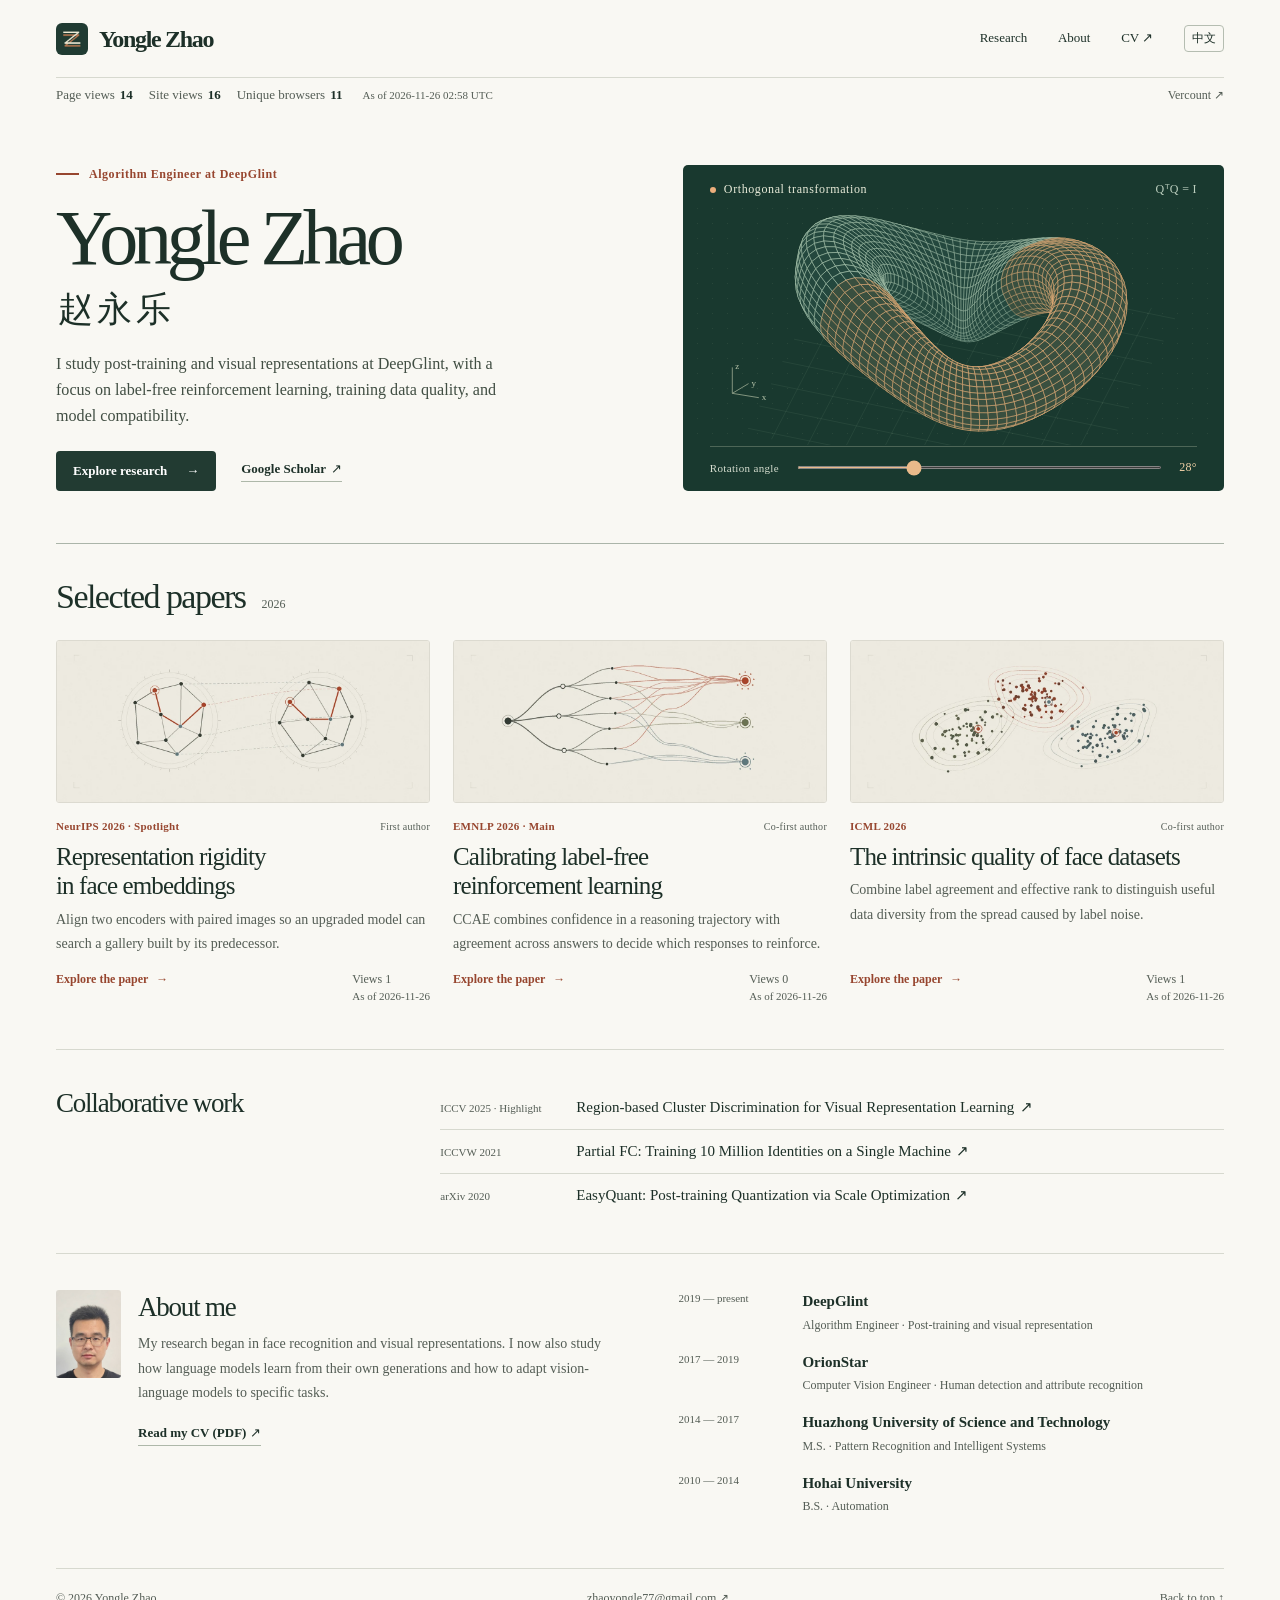
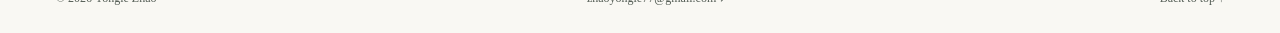
<file: index.html>
<!doctype html>
<html lang="en"><head><meta charset="utf-8"><meta name="viewport" content="width=device-width, initial-scale=1">
<title>Yongle Zhao · Research</title><meta name="description" content="I study post-training and visual representations at DeepGlint, with a focus on label-free reinforcement learning, training data quality, and model compatibility.">
<meta name="theme-color" content="#f9f8f3"><link rel="alternate" hreflang="zh" href="zh/index.html">
<link rel="icon" href="assets/site/mark.png"><link rel="stylesheet" href="assets/site/style.css?v=2">

<script defer src="assets/site/site.js"></script>
<script defer src="assets/site/analytics.js?v=2"></script>

</head><body id="top"><a class="skip" href="#main">Skip to content</a>
<header class="wrap mast"><a class="brand" href="index.html" aria-label="Yongle Zhao · Home"><img src="assets/site/mark.png" width="32" height="32" alt=""><span>Yongle Zhao</span></a>
<nav aria-label="Main navigation"><a class="" href="research/index.html">Research</a><a class="" href="index.html#about">About</a><a class="nav-cv" href="assets/site/yongle-zhao-cv-en.pdf">CV <span aria-hidden="true">↗</span></a><a class="lang" data-language-switch href="zh/index.html" hreflang="zh" lang="zh" aria-label="切换至中文">中文</a></nav></header>
<section class="wrap visit-stats" id="visits" data-site-stats data-count-path="/" aria-label="Visitor statistics">
<dl data-stat-values><div><dt>Page views</dt><dd data-count="page_pv">14</dd></div><div><dt>Site views</dt><dd data-count="site_pv">16</dd></div><div><dt>Unique browsers</dt><dd data-count="site_uv">11</dd></div></dl><time data-as-of datetime="2026-11-26T02:58:16Z">As of 2026-11-26 02:58 UTC</time>
<a href="https://www.vercount.one/" target="_blank" rel="noopener noreferrer">Vercount ↗</a></section>
<main class="wrap" id="main"><section class="hero"><div class="hero-text">
<p class="affil"><span></span>Algorithm Engineer at DeepGlint</p>
<h1>Yongle Zhao<span lang="zh-CN">赵永乐</span></h1>
<p class="hero-bio">I study post-training and visual representations at DeepGlint, with a focus on label-free reinforcement learning, training data quality, and model compatibility.</p><div class="hero-actions"><a class="button" href="research/index.html">Explore research <span aria-hidden="true">→</span></a><a class="text-link" href="https://scholar.google.com/citations?user=kGd051gAAAAJ" target="_blank" rel="noopener">Google Scholar <span class="arr" aria-hidden="true">↗</span></a></div></div>
<figure class="geo-plate" data-geometry>
<div class="plate-head"><span class="plate-label"><i></i>Orthogonal transformation</span><span class="plate-math" aria-hidden="true">QᵀQ = I</span></div>
<div class="geo-field" role="img" aria-label="A three-dimensional surface rotates about an axis, preserving distances between its points."><img class="geo-still" src="assets/site/geometry.webp" alt="Rotating the surface preserves distances between its points."><canvas class="geo-canvas" hidden aria-hidden="true"></canvas></div>
<figcaption class="plate-foot"><label for="rotation">Rotation angle</label><input id="rotation" type="range" min="0" max="90" value="28" aria-label="Rotation angle" disabled><output for="rotation">28°</output></figcaption></figure></section>
<section class="selected" id="research"><div class="section-head"><h2>Selected papers</h2><span class="section-year">2026</span></div><div class="card-grid"><a class="paper-card" href="research/neurips/index.html">
<div class="thumb"><img src="assets/art/rigidity.webp" width="1200" height="520" alt="Illustration of matched points in two rotated coordinate systems"></div>
<div class="card-copy"><div class="paper-meta"><span>NeurIPS 2026 · Spotlight</span><span>First author</span></div><h3>Representation rigidity in face embeddings</h3>
<p>Align two encoders with paired images so an upgraded model can search a gallery built by its predecessor.</p><div class="card-end"><span class="card-link">Explore the paper <span aria-hidden="true">→</span></span>
<span class="card-views" data-views-for="/research/neurips/">Views <span data-view-total>1</span> <time data-as-of datetime="2026-11-26T02:58:16Z">As of 2026-11-26</time></span></div></div></a><a class="paper-card" href="research/emnlp/index.html">
<div class="thumb"><img src="assets/art/cca.webp" width="1200" height="520" alt="Illustration of reasoning paths converging on different answers"></div>
<div class="card-copy"><div class="paper-meta"><span>EMNLP 2026 · Main</span><span>Co-first author</span></div><h3>Calibrating label-free reinforcement learning</h3>
<p>CCAE combines confidence in a reasoning trajectory with agreement across answers to decide which responses to reinforce.</p><div class="card-end"><span class="card-link">Explore the paper <span aria-hidden="true">→</span></span>
<span class="card-views" data-views-for="/research/emnlp/">Views <span data-view-total>0</span> <time data-as-of datetime="2026-11-26T02:58:16Z">As of 2026-11-26</time></span></div></div></a><a class="paper-card" href="research/icml/index.html">
<div class="thumb"><img src="assets/art/iq.webp" width="1200" height="520" alt="Illustration of clustered samples with a few inconsistent labels"></div>
<div class="card-copy"><div class="paper-meta"><span>ICML 2026</span><span>Co-first author</span></div><h3>The intrinsic quality of face datasets</h3>
<p>Combine label agreement and effective rank to distinguish useful data diversity from the spread caused by label noise.</p><div class="card-end"><span class="card-link">Explore the paper <span aria-hidden="true">→</span></span>
<span class="card-views" data-views-for="/research/icml/">Views <span data-view-total>1</span> <time data-as-of datetime="2026-11-26T02:58:16Z">As of 2026-11-26</time></span></div></div></a></div></section>
<section class="collabs"><h2>Collaborative work</h2><ul><li><span>ICCV 2025 · Highlight</span><a class="" href="https://arxiv.org/abs/2507.20025" target="_blank" rel="noopener">Region-based Cluster Discrimination for Visual Representation Learning <span class="arr" aria-hidden="true">↗</span></a></li><li><span>ICCVW 2021</span><a class="" href="https://arxiv.org/abs/2010.05222" target="_blank" rel="noopener">Partial FC: Training 10 Million Identities on a Single Machine <span class="arr" aria-hidden="true">↗</span></a></li><li><span>arXiv 2020</span><a class="" href="https://arxiv.org/abs/2006.16669" target="_blank" rel="noopener">EasyQuant: Post-training Quantization via Scale Optimization <span class="arr" aria-hidden="true">↗</span></a></li></ul></section><section class="about" id="about"><div class="about-bio"><img src="assets/site/yongle-zhao.jpg" width="82" height="103" loading="lazy" alt="Yongle Zhao">
<div><h2>About me</h2><p>My research began in face recognition and visual representations. I now also study how language models learn from their own generations and how to adapt vision-language models to specific tasks.</p>
<a class="text-link" href="assets/site/yongle-zhao-cv-en.pdf">Read my CV (PDF) ↗</a></div></div><ul class="timeline"><li><span class="date">2019 — present</span><div><h3>DeepGlint</h3><p>Algorithm Engineer · Post-training and visual representation</p></div></li><li><span class="date">2017 — 2019</span><div><h3>OrionStar</h3><p>Computer Vision Engineer · Human detection and attribute recognition</p></div></li><li><span class="date">2014 — 2017</span><div><h3>Huazhong University of Science and Technology</h3><p>M.S. · Pattern Recognition and Intelligent Systems</p></div></li><li><span class="date">2010 — 2014</span><div><h3>Hohai University</h3><p>B.S. · Automation</p></div></li></ul></section></main>
<footer class="wrap footer"><span>© 2026 Yongle Zhao</span><a href="mailto:zhaoyongle77@gmail.com">zhaoyongle77@gmail.com <span aria-hidden="true">↗</span></a><a href="#top">Back to top ↑</a></footer>
</body></html>
</file>
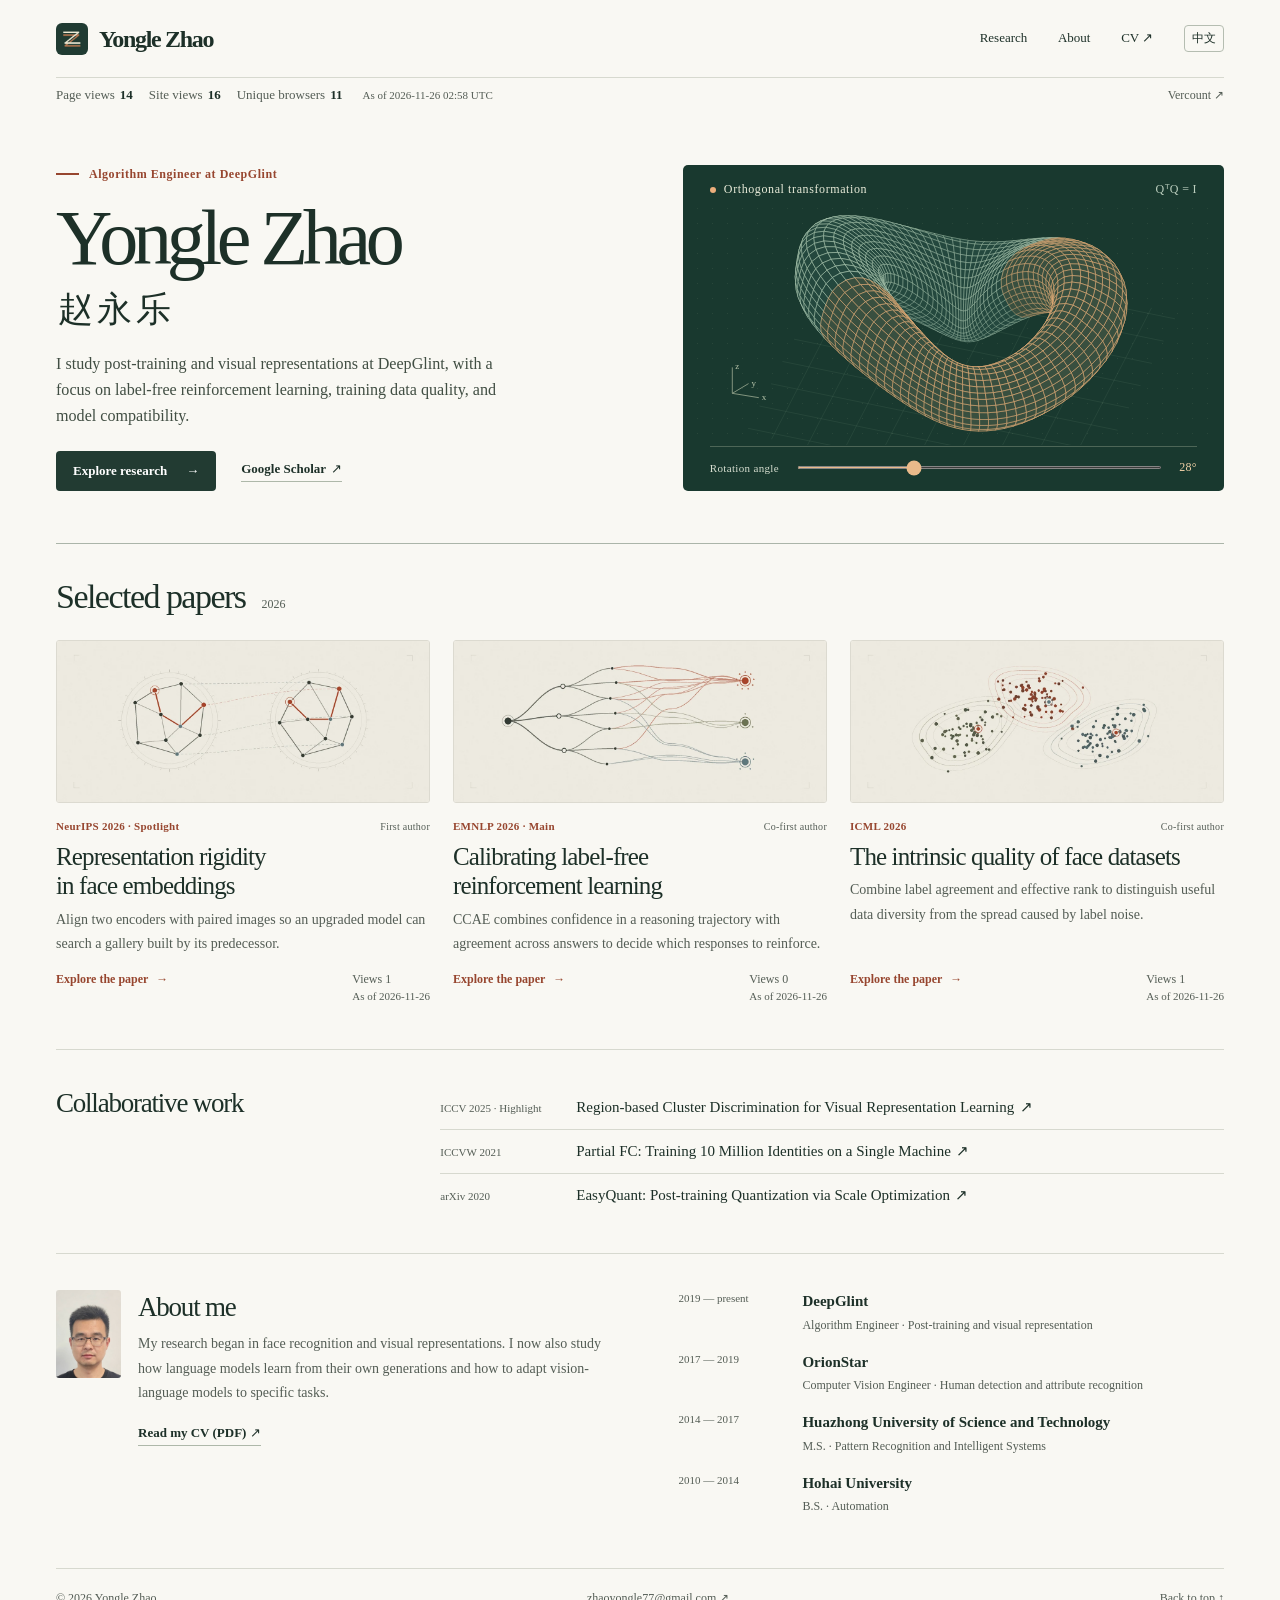
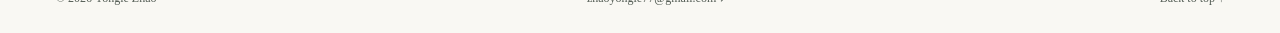
<file: en/index.html>
<!doctype html>
<html lang="en"><head><meta charset="utf-8"><title>Yongle Zhao · Research</title>
<script>location.replace('../index.html' + location.search + location.hash);</script>
<meta http-equiv="refresh" content="0;url=../index.html">
</head><body><a href="../index.html">Continue to the English page</a></body></html>
</file>
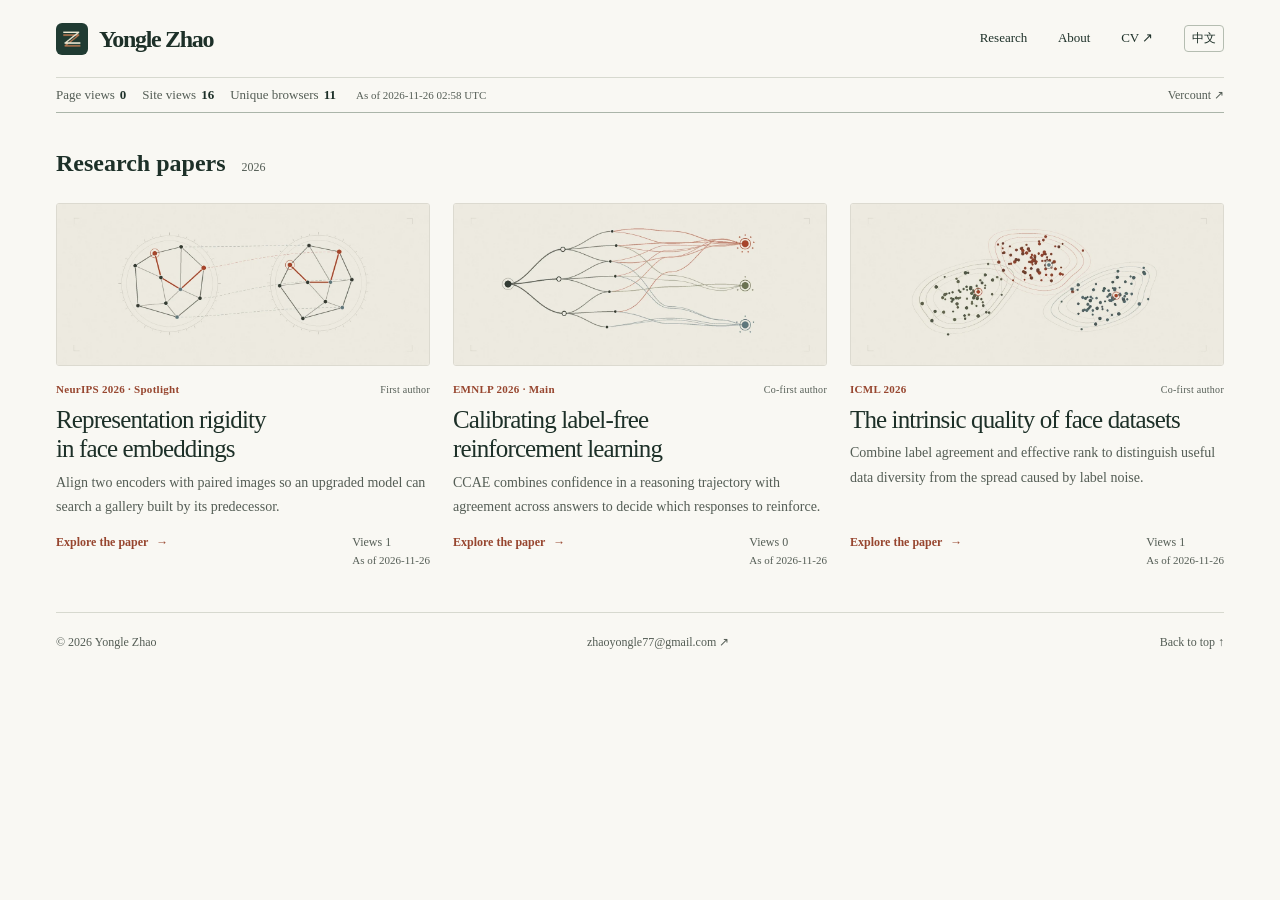
<file: research/index.html>
<!doctype html>
<html lang="en"><head><meta charset="utf-8"><meta name="viewport" content="width=device-width, initial-scale=1">
<title>Research papers · Yongle Zhao</title><meta name="description" content="Research notes on Yongle Zhao’s NeurIPS, EMNLP and ICML papers.">
<meta name="theme-color" content="#f9f8f3"><link rel="alternate" hreflang="zh" href="zh/index.html">
<link rel="icon" href="../assets/site/mark.png"><link rel="stylesheet" href="../assets/site/style.css?v=2">

<script defer src="../assets/site/site.js"></script>
<script defer src="../assets/site/analytics.js?v=2"></script>

</head><body id="top"><a class="skip" href="#main">Skip to content</a>
<header class="wrap mast"><a class="brand" href="../index.html" aria-label="Yongle Zhao · Home"><img src="../assets/site/mark.png" width="32" height="32" alt=""><span>Yongle Zhao</span></a>
<nav aria-label="Main navigation"><a class="" href="index.html">Research</a><a class="" href="../index.html#about">About</a><a class="nav-cv" href="../assets/site/yongle-zhao-cv-en.pdf">CV <span aria-hidden="true">↗</span></a><a class="lang" data-language-switch href="zh/index.html" hreflang="zh" lang="zh" aria-label="切换至中文">中文</a></nav></header>
<section class="wrap visit-stats" id="visits" data-site-stats data-count-path="/research/" aria-label="Visitor statistics">
<dl data-stat-values><div><dt>Page views</dt><dd data-count="page_pv">0</dd></div><div><dt>Site views</dt><dd data-count="site_pv">16</dd></div><div><dt>Unique browsers</dt><dd data-count="site_uv">11</dd></div></dl><time data-as-of datetime="2026-11-26T02:58:16Z">As of 2026-11-26 02:58 UTC</time>
<a href="https://www.vercount.one/" target="_blank" rel="noopener noreferrer">Vercount ↗</a></section>
<main class="wrap" id="main"><section class="selected" id="research">
<div class="section-head"><h1>Research papers</h1><span class="section-year">2026</span></div>
<div class="card-grid"><a class="paper-card" href="neurips/index.html">
<div class="thumb"><img src="../assets/art/rigidity.webp" width="1200" height="520" alt="Illustration of matched points in two rotated coordinate systems"></div>
<div class="card-copy"><div class="paper-meta"><span>NeurIPS 2026 · Spotlight</span><span>First author</span></div><h3>Representation rigidity in face embeddings</h3>
<p>Align two encoders with paired images so an upgraded model can search a gallery built by its predecessor.</p><div class="card-end"><span class="card-link">Explore the paper <span aria-hidden="true">→</span></span>
<span class="card-views" data-views-for="/research/neurips/">Views <span data-view-total>1</span> <time data-as-of datetime="2026-11-26T02:58:16Z">As of 2026-11-26</time></span></div></div></a><a class="paper-card" href="emnlp/index.html">
<div class="thumb"><img src="../assets/art/cca.webp" width="1200" height="520" alt="Illustration of reasoning paths converging on different answers"></div>
<div class="card-copy"><div class="paper-meta"><span>EMNLP 2026 · Main</span><span>Co-first author</span></div><h3>Calibrating label-free reinforcement learning</h3>
<p>CCAE combines confidence in a reasoning trajectory with agreement across answers to decide which responses to reinforce.</p><div class="card-end"><span class="card-link">Explore the paper <span aria-hidden="true">→</span></span>
<span class="card-views" data-views-for="/research/emnlp/">Views <span data-view-total>0</span> <time data-as-of datetime="2026-11-26T02:58:16Z">As of 2026-11-26</time></span></div></div></a><a class="paper-card" href="icml/index.html">
<div class="thumb"><img src="../assets/art/iq.webp" width="1200" height="520" alt="Illustration of clustered samples with a few inconsistent labels"></div>
<div class="card-copy"><div class="paper-meta"><span>ICML 2026</span><span>Co-first author</span></div><h3>The intrinsic quality of face datasets</h3>
<p>Combine label agreement and effective rank to distinguish useful data diversity from the spread caused by label noise.</p><div class="card-end"><span class="card-link">Explore the paper <span aria-hidden="true">→</span></span>
<span class="card-views" data-views-for="/research/icml/">Views <span data-view-total>1</span> <time data-as-of datetime="2026-11-26T02:58:16Z">As of 2026-11-26</time></span></div></div></a></div></section></main>
<footer class="wrap footer"><span>© 2026 Yongle Zhao</span><a href="mailto:zhaoyongle77@gmail.com">zhaoyongle77@gmail.com <span aria-hidden="true">↗</span></a><a href="#top">Back to top ↑</a></footer>
</body></html>
</file>
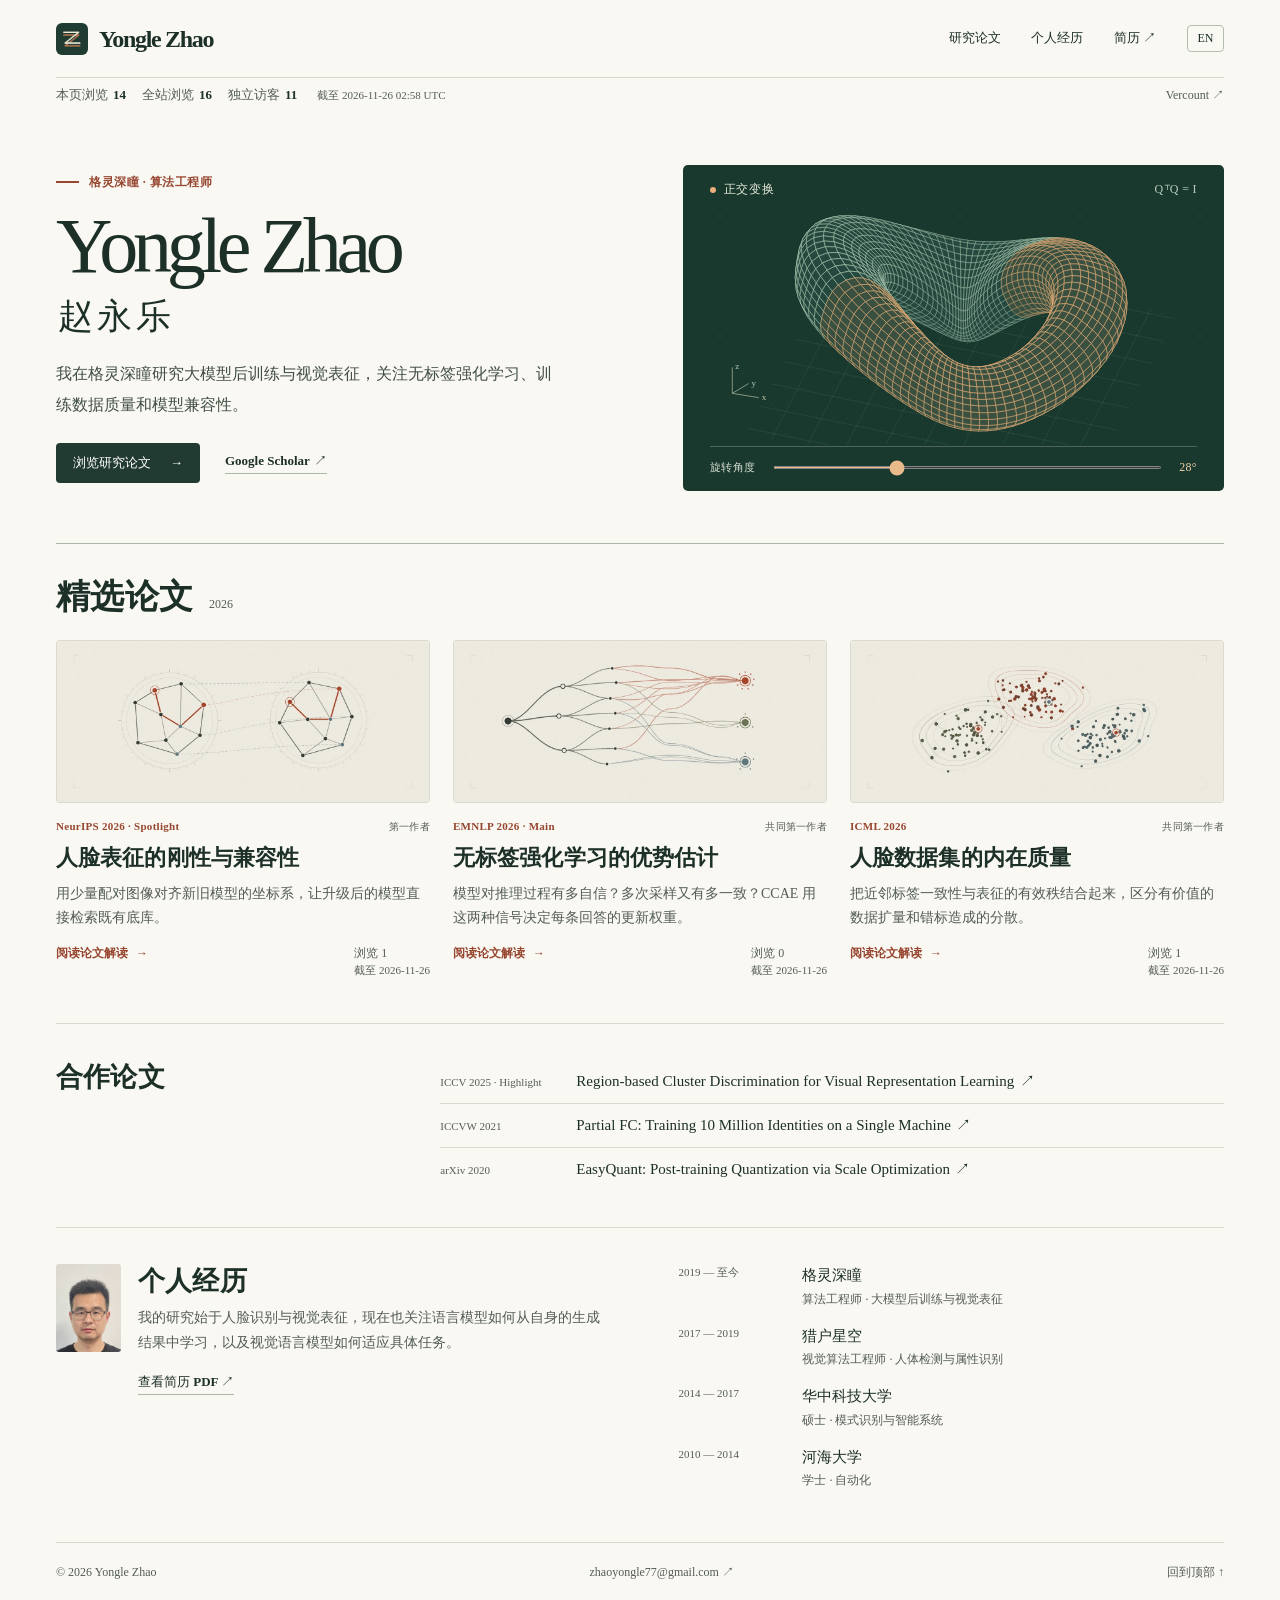
<file: zh/index.html>
<!doctype html>
<html lang="zh-CN"><head><meta charset="utf-8"><meta name="viewport" content="width=device-width, initial-scale=1">
<title>赵永乐 · 研究主页</title><meta name="description" content="我在格灵深瞳研究大模型后训练与视觉表征，关注无标签强化学习、训练数据质量和模型兼容性。">
<meta name="theme-color" content="#f9f8f3"><link rel="alternate" hreflang="en" href="../index.html">
<link rel="icon" href="../assets/site/mark.png"><link rel="stylesheet" href="../assets/site/style.css?v=2">

<script defer src="../assets/site/site.js"></script>
<script defer src="../assets/site/analytics.js?v=2"></script>

</head><body id="top"><a class="skip" href="#main">跳至正文</a>
<header class="wrap mast"><a class="brand" href="index.html" aria-label="赵永乐 · 首页"><img src="../assets/site/mark.png" width="32" height="32" alt=""><span>Yongle Zhao</span></a>
<nav aria-label="主导航"><a class="" href="../research/zh/index.html">研究论文</a><a class="" href="index.html#about">个人经历</a><a class="nav-cv" href="../assets/site/yongle-zhao-cv-zh.pdf">简历 <span aria-hidden="true">↗</span></a><a class="lang" data-language-switch href="../index.html" hreflang="en" lang="en" aria-label="Switch to English">EN</a></nav></header>
<section class="wrap visit-stats" id="visits" data-site-stats data-count-path="/" aria-label="访问统计">
<dl data-stat-values><div><dt>本页浏览</dt><dd data-count="page_pv">14</dd></div><div><dt>全站浏览</dt><dd data-count="site_pv">16</dd></div><div><dt>独立访客</dt><dd data-count="site_uv">11</dd></div></dl><time data-as-of datetime="2026-11-26T02:58:16Z">截至 2026-11-26 02:58 UTC</time>
<a href="https://www.vercount.one/" target="_blank" rel="noopener noreferrer">Vercount ↗</a></section>
<main class="wrap" id="main"><section class="hero"><div class="hero-text">
<p class="affil"><span></span>格灵深瞳 · 算法工程师</p>
<h1>Yongle Zhao<span lang="zh-CN">赵永乐</span></h1>
<p class="hero-bio">我在格灵深瞳研究大模型后训练与视觉表征，关注无标签强化学习、训练数据质量和模型兼容性。</p><div class="hero-actions"><a class="button" href="../research/zh/index.html">浏览研究论文 <span aria-hidden="true">→</span></a><a class="text-link" href="https://scholar.google.com/citations?user=kGd051gAAAAJ" target="_blank" rel="noopener">Google Scholar <span class="arr" aria-hidden="true">↗</span></a></div></div>
<figure class="geo-plate" data-geometry>
<div class="plate-head"><span class="plate-label"><i></i>正交变换</span><span class="plate-math" aria-hidden="true">QᵀQ = I</span></div>
<div class="geo-field" role="img" aria-label="三维曲面绕轴旋转，点之间的距离保持不变。"><img class="geo-still" src="../assets/site/geometry.webp" alt="曲面旋转后，各点之间的距离保持不变。"><canvas class="geo-canvas" hidden aria-hidden="true"></canvas></div>
<figcaption class="plate-foot"><label for="rotation">旋转角度</label><input id="rotation" type="range" min="0" max="90" value="28" aria-label="旋转角度" disabled><output for="rotation">28°</output></figcaption></figure></section>
<section class="selected" id="research"><div class="section-head"><h2>精选论文</h2><span class="section-year">2026</span></div><div class="card-grid"><a class="paper-card" href="../research/neurips/zh/index.html">
<div class="thumb"><img src="../assets/art/rigidity.webp" width="1200" height="520" alt="同一组点在两套旋转坐标中的对应关系示意"></div>
<div class="card-copy"><div class="paper-meta"><span>NeurIPS 2026 · Spotlight</span><span>第一作者</span></div><h3>人脸表征的刚性与兼容性</h3>
<p>用少量配对图像对齐新旧模型的坐标系，让升级后的模型直接检索既有底库。</p><div class="card-end"><span class="card-link">阅读论文解读 <span aria-hidden="true">→</span></span>
<span class="card-views" data-views-for="/research/neurips/">浏览 <span data-view-total>1</span> <time data-as-of datetime="2026-11-26T02:58:16Z">截至 2026-11-26</time></span></div></div></a><a class="paper-card" href="../research/emnlp/zh/index.html">
<div class="thumb"><img src="../assets/art/cca.webp" width="1200" height="520" alt="多条采样推理路径汇入不同答案组的示意"></div>
<div class="card-copy"><div class="paper-meta"><span>EMNLP 2026 · Main</span><span>共同第一作者</span></div><h3>无标签强化学习的优势估计</h3>
<p>模型对推理过程有多自信？多次采样又有多一致？CCAE 用这两种信号决定每条回答的更新权重。</p><div class="card-end"><span class="card-link">阅读论文解读 <span aria-hidden="true">→</span></span>
<span class="card-views" data-views-for="/research/emnlp/">浏览 <span data-view-total>0</span> <time data-as-of datetime="2026-11-26T02:58:16Z">截至 2026-11-26</time></span></div></div></a><a class="paper-card" href="../research/icml/zh/index.html">
<div class="thumb"><img src="../assets/art/iq.webp" width="1200" height="520" alt="不同身份的样本聚类及其中的错标点示意"></div>
<div class="card-copy"><div class="paper-meta"><span>ICML 2026</span><span>共同第一作者</span></div><h3>人脸数据集的内在质量</h3>
<p>把近邻标签一致性与表征的有效秩结合起来，区分有价值的数据扩量和错标造成的分散。</p><div class="card-end"><span class="card-link">阅读论文解读 <span aria-hidden="true">→</span></span>
<span class="card-views" data-views-for="/research/icml/">浏览 <span data-view-total>1</span> <time data-as-of datetime="2026-11-26T02:58:16Z">截至 2026-11-26</time></span></div></div></a></div></section>
<section class="collabs"><h2>合作论文</h2><ul><li><span>ICCV 2025 · Highlight</span><a class="" href="https://arxiv.org/abs/2507.20025" target="_blank" rel="noopener">Region-based Cluster Discrimination for Visual Representation Learning <span class="arr" aria-hidden="true">↗</span></a></li><li><span>ICCVW 2021</span><a class="" href="https://arxiv.org/abs/2010.05222" target="_blank" rel="noopener">Partial FC: Training 10 Million Identities on a Single Machine <span class="arr" aria-hidden="true">↗</span></a></li><li><span>arXiv 2020</span><a class="" href="https://arxiv.org/abs/2006.16669" target="_blank" rel="noopener">EasyQuant: Post-training Quantization via Scale Optimization <span class="arr" aria-hidden="true">↗</span></a></li></ul></section><section class="about" id="about"><div class="about-bio"><img src="../assets/site/yongle-zhao.jpg" width="82" height="103" loading="lazy" alt="赵永乐">
<div><h2>个人经历</h2><p>我的研究始于人脸识别与视觉表征，现在也关注语言模型如何从自身的生成结果中学习，以及视觉语言模型如何适应具体任务。</p>
<a class="text-link" href="../assets/site/yongle-zhao-cv-zh.pdf">查看简历 PDF ↗</a></div></div><ul class="timeline"><li><span class="date">2019 — 至今</span><div><h3>格灵深瞳</h3><p>算法工程师 · 大模型后训练与视觉表征</p></div></li><li><span class="date">2017 — 2019</span><div><h3>猎户星空</h3><p>视觉算法工程师 · 人体检测与属性识别</p></div></li><li><span class="date">2014 — 2017</span><div><h3>华中科技大学</h3><p>硕士 · 模式识别与智能系统</p></div></li><li><span class="date">2010 — 2014</span><div><h3>河海大学</h3><p>学士 · 自动化</p></div></li></ul></section></main>
<footer class="wrap footer"><span>© 2026 Yongle Zhao</span><a href="mailto:zhaoyongle77@gmail.com">zhaoyongle77@gmail.com <span aria-hidden="true">↗</span></a><a href="#top">回到顶部 ↑</a></footer>
</body></html>
</file>
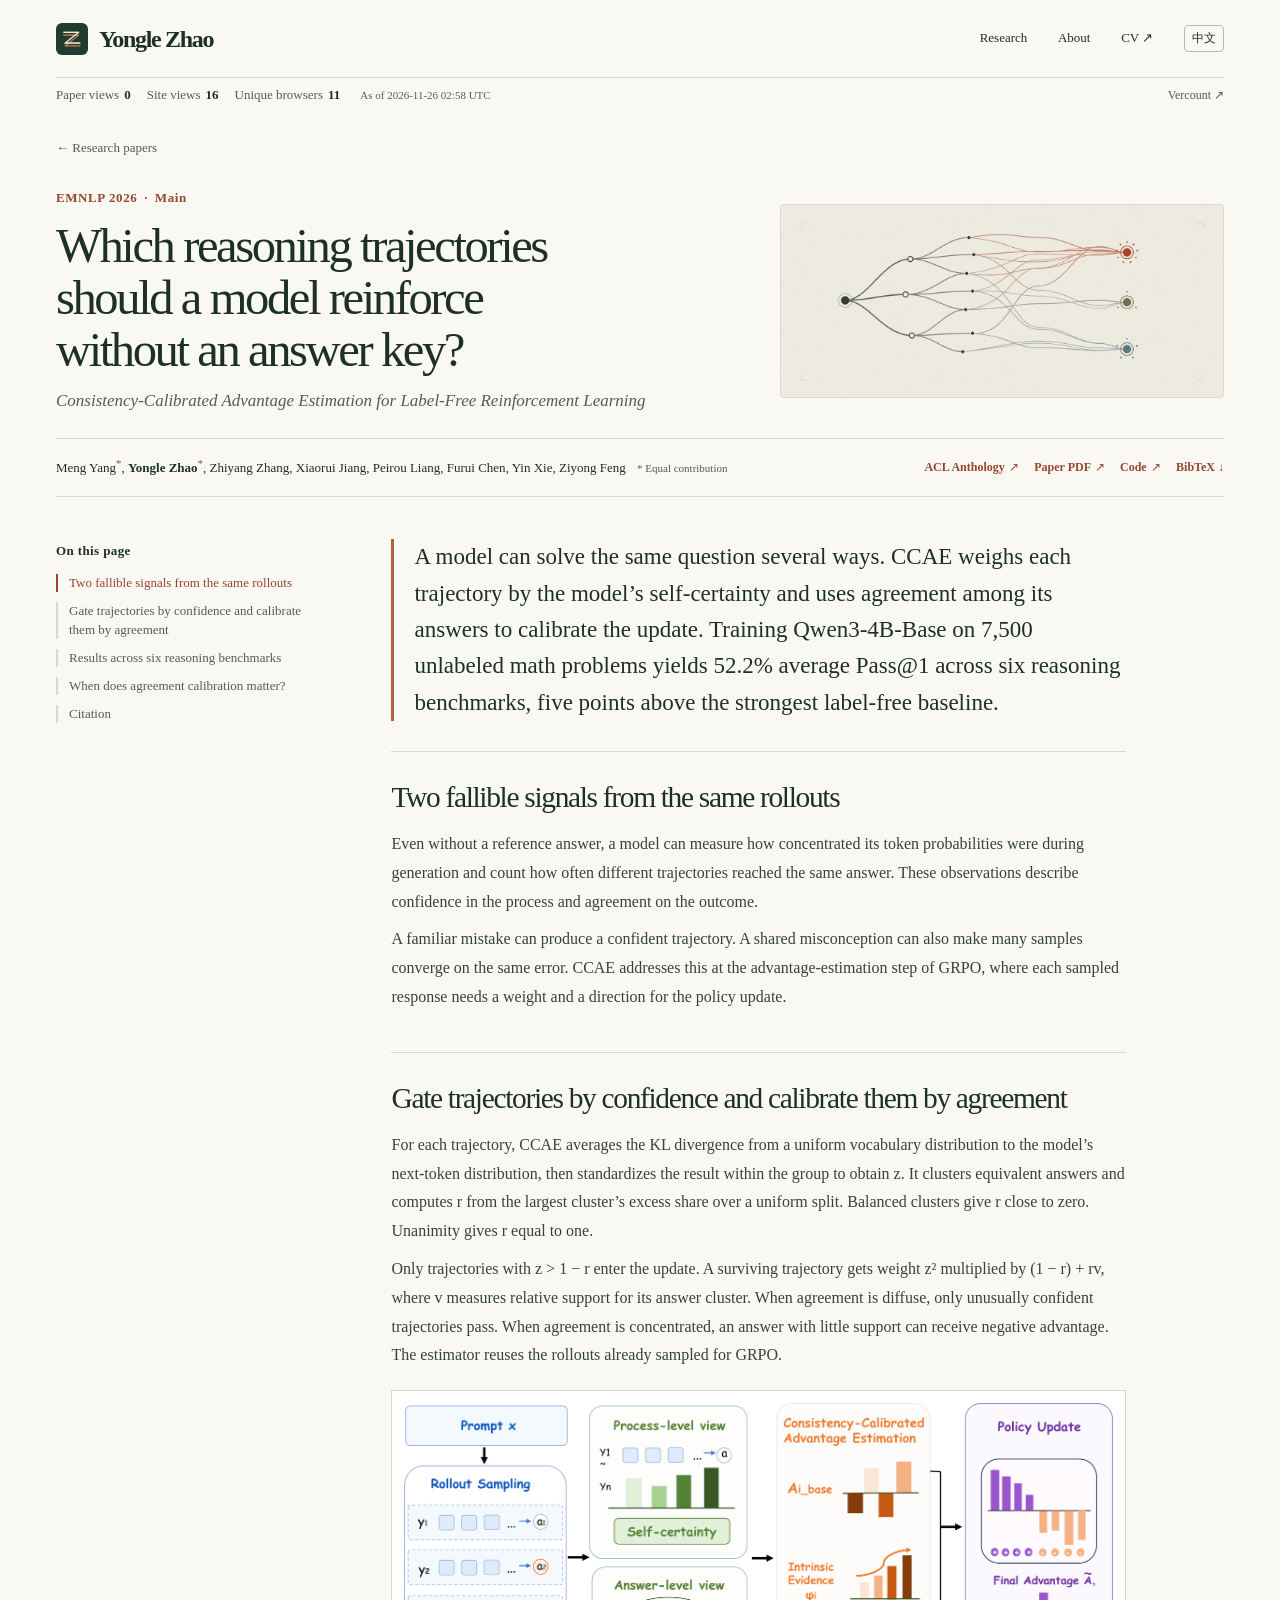
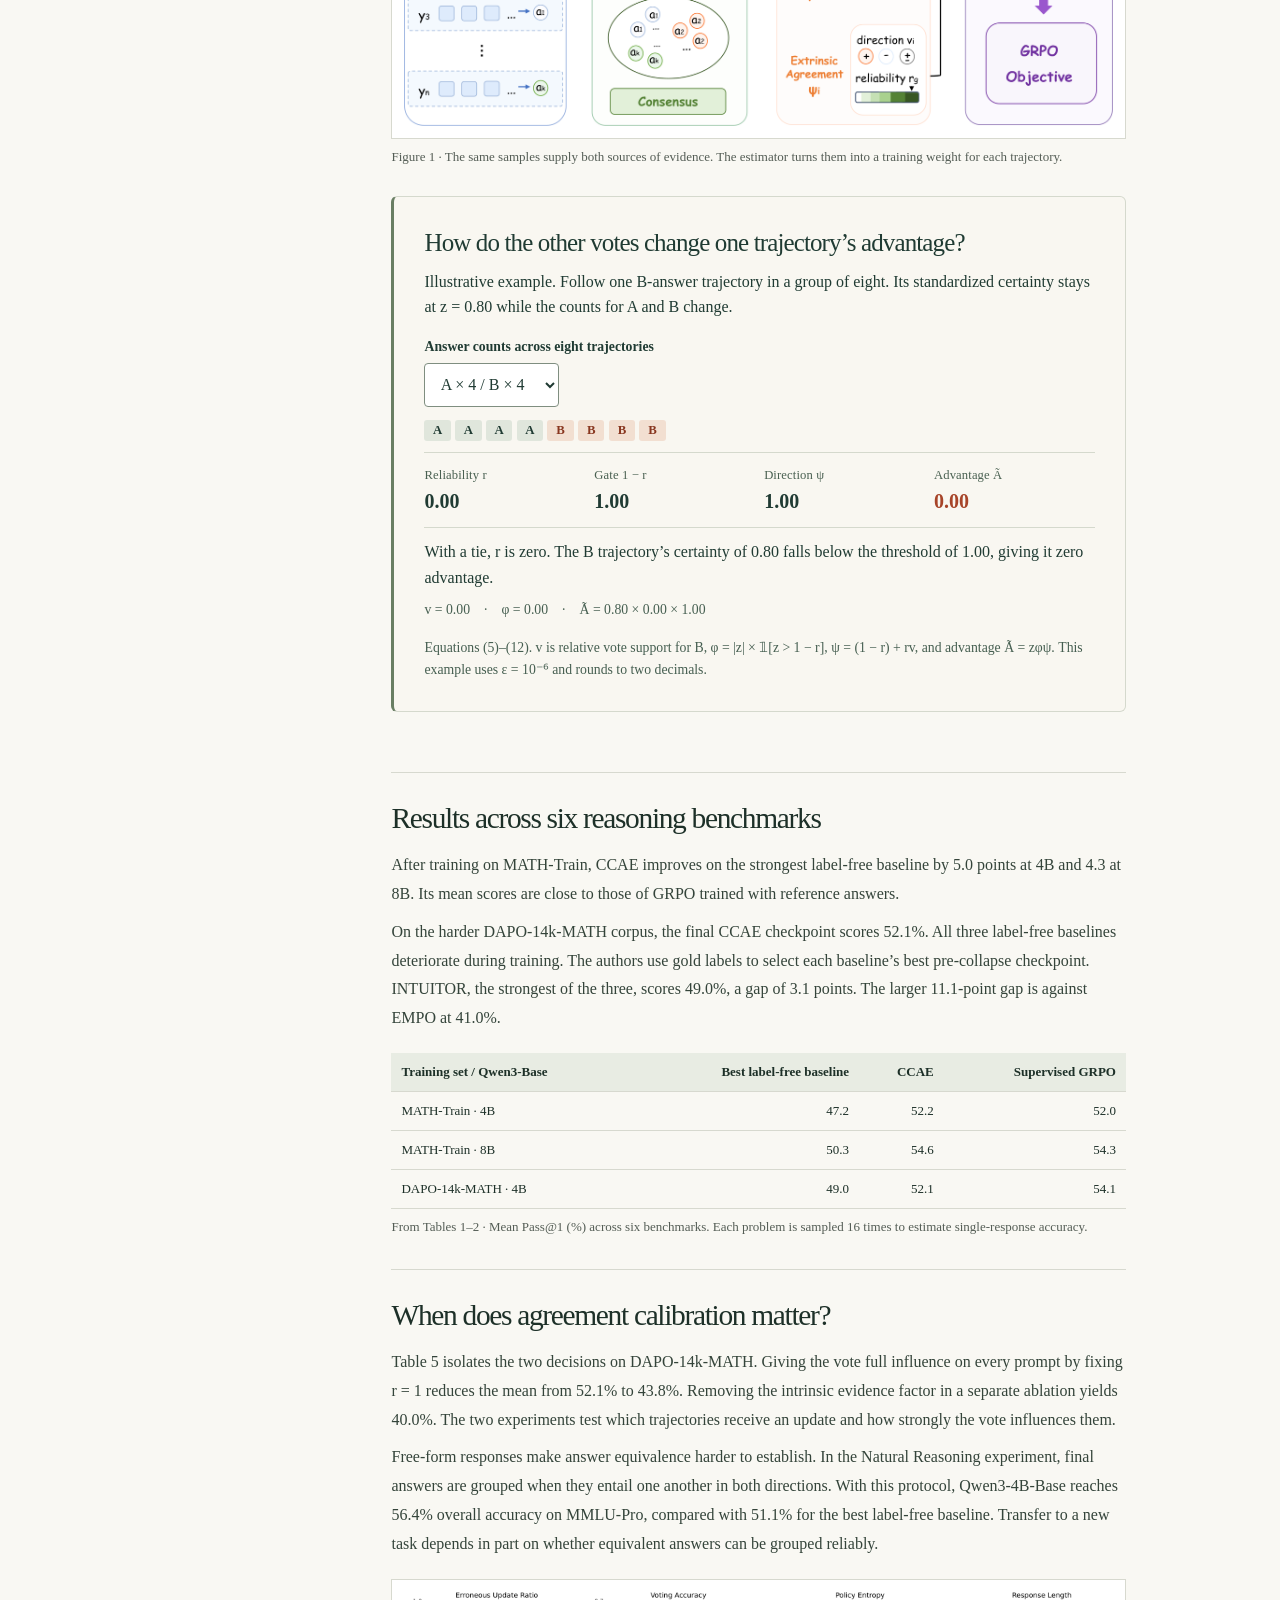
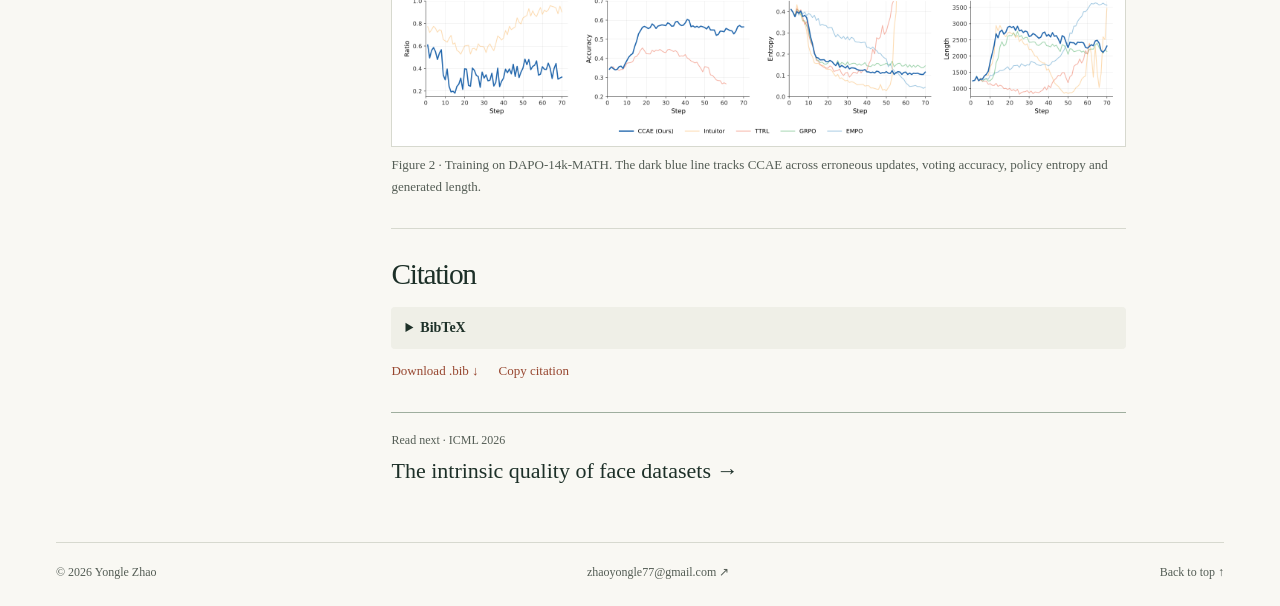
<file: research/emnlp/index.html>
<!doctype html>
<html lang="en"><head><meta charset="utf-8"><meta name="viewport" content="width=device-width, initial-scale=1">
<title>EMNLP 2026 · Consistency-Calibrated Advantage Estimation for Label-Free Reinforcement Learning | Yongle Zhao</title><meta name="description" content="A model can solve the same question several ways. CCAE weighs each trajectory by the model’s self-certainty and uses agreement among its answers to calibrate the update. Training Qwen3-4B-Base on 7,500 unlabeled math problems yields 52.2% average Pass@1 across six reasoning benchmarks, five points above the strongest label-free baseline.">
<meta name="theme-color" content="#f9f8f3"><link rel="alternate" hreflang="zh" href="zh/index.html">
<link rel="icon" href="../../assets/site/mark.png"><link rel="stylesheet" href="../../assets/site/style.css?v=2">
<link rel="stylesheet" href="../../assets/site/widgets.css">
<script defer src="../../assets/site/site.js"></script>
<script defer src="../../assets/site/analytics.js?v=2"></script>
<script defer src="../../assets/site/widgets.js"></script>
</head><body id="top"><a class="skip" href="#main">Skip to content</a>
<header class="wrap mast"><a class="brand" href="../../index.html" aria-label="Yongle Zhao · Home"><img src="../../assets/site/mark.png" width="32" height="32" alt=""><span>Yongle Zhao</span></a>
<nav aria-label="Main navigation"><a class="" href="../index.html">Research</a><a class="" href="../../index.html#about">About</a><a class="nav-cv" href="../../assets/site/yongle-zhao-cv-en.pdf">CV <span aria-hidden="true">↗</span></a><a class="lang" data-language-switch href="zh/index.html" hreflang="zh" lang="zh" aria-label="切换至中文">中文</a></nav></header>
<section class="wrap visit-stats" id="visits" data-site-stats data-count-path="/research/emnlp/" aria-label="Visitor statistics">
<dl data-stat-values><div><dt>Paper views</dt><dd data-count="page_pv">0</dd></div><div><dt>Site views</dt><dd data-count="site_pv">16</dd></div><div><dt>Unique browsers</dt><dd data-count="site_uv">11</dd></div></dl><time data-as-of datetime="2026-11-26T02:58:16Z">As of 2026-11-26 02:58 UTC</time>
<a href="https://www.vercount.one/" target="_blank" rel="noopener noreferrer">Vercount ↗</a></section>
<main class="wrap" id="main"><div class="paper-back"><a class="back" href="../index.html">← Research papers</a></div><header class="paper-hero">
<div class="paper-poster"><div class="article-meta">EMNLP 2026 <span>·</span> Main</div><h1>Which reasoning trajectories should a model reinforce without an answer key?</h1>
<p class="formal-title" lang="en">Consistency-Calibrated Advantage Estimation for Label-Free Reinforcement Learning</p></div>
<div class="paper-art"><img width="1200" height="520" src="../../assets/art/cca.webp" alt="Illustration of reasoning paths converging on different answers"></div></header>
<div class="paper-byline"><div class="authors"><span>Meng Yang<sup>*</sup></span>, <span><strong>Yongle Zhao</strong><sup>*</sup></span>, <span>Zhiyang Zhang</span>, <span>Xiaorui Jiang</span>, <span>Peirou Liang</span>, <span>Furui Chen</span>, <span>Yin Xie</span>, <span>Ziyong Feng</span> <em>* Equal contribution</em></div><div class="resources"><a class="resource" href="https://aclanthology.org/2026.emnlp-main.2484/" target="_blank" rel="noopener">ACL Anthology <span class="arr" aria-hidden="true">↗</span></a><a class="resource" href="https://aclanthology.org/2026.emnlp-main.2484.pdf" target="_blank" rel="noopener">Paper PDF <span class="arr" aria-hidden="true">↗</span></a><a class="resource" href="https://github.com/tifing/CCAE" target="_blank" rel="noopener">Code <span class="arr" aria-hidden="true">↗</span></a><a class="resource" href="#cite">BibTeX ↓</a></div></div>
<div class="reader"><aside class="contents"><div class="sticky"><h2>On this page</h2><ol><li><a href="#problem">Two fallible signals from the same rollouts</a></li><li><a href="#method">Gate trajectories by confidence and calibrate them by agreement</a></li><li><a href="#results">Results across six reasoning benchmarks</a></li><li><a href="#scope">When does agreement calibration matter?</a></li><li><a href="#cite">Citation</a></li></ol></div></aside>
<div class="article-body"><p class="abstract">A model can solve the same question several ways. CCAE weighs each trajectory by the model’s self-certainty and uses agreement among its answers to calibrate the update. Training Qwen3-4B-Base on 7,500 unlabeled math problems yields 52.2% average Pass@1 across six reasoning benchmarks, five points above the strongest label-free baseline.</p><section class="paper-section" id="problem"><h2>Two fallible signals from the same rollouts</h2><p>Even without a reference answer, a model can measure how concentrated its token probabilities were during generation and count how often different trajectories reached the same answer. These observations describe confidence in the process and agreement on the outcome.</p><p>A familiar mistake can produce a confident trajectory. A shared misconception can also make many samples converge on the same error. CCAE addresses this at the advantage-estimation step of GRPO, where each sampled response needs a weight and a direction for the policy update.</p></section><section class="paper-section" id="method"><h2>Gate trajectories by confidence and calibrate them by agreement</h2><p>For each trajectory, CCAE averages the KL divergence from a uniform vocabulary distribution to the model’s next-token distribution, then standardizes the result within the group to obtain z. It clusters equivalent answers and computes r from the largest cluster’s excess share over a uniform split. Balanced clusters give r close to zero. Unanimity gives r equal to one.</p><p>Only trajectories with z &gt; 1 − r enter the update. A surviving trajectory gets weight z² multiplied by (1 − r) + rv, where v measures relative support for its answer cluster. When agreement is diffuse, only unusually confident trajectories pass. When agreement is concentrated, an answer with little support can receive negative advantage. The estimator reuses the rollouts already sampled for GRPO.</p><figure class="paper-figure"><a href="../../assets/emnlp/method.webp" target="_blank" rel="noopener" aria-label="Open full-size figure · Rollouts feed process certainty and answer agreement into an advantage estimate for the GRPO update."><img loading="lazy" src="../../assets/emnlp/method.webp" alt="Rollouts feed process certainty and answer agreement into an advantage estimate for the GRPO update."></a><figcaption>Figure 1 · The same samples supply both sources of evidence. The estimator turns them into a training weight for each trajectory.</figcaption></figure><section class="paper-widget" aria-label="How do the other votes change one trajectory’s advantage?"><h3>How do the other votes change one trajectory’s advantage?</h3><p>Illustrative example. Follow one B-answer trajectory in a group of eight. Its standardized certainty stays at z = 0.80 while the counts for A and B change.</p><label class="paper-widget-choice" hidden><span>Answer counts across eight trajectories</span><select><option value="0">A × 4 / B × 4</option><option value="1">A × 2 / B × 6</option><option value="2">A × 7 / B × 1</option></select></label><div class="paper-widget-cases"><details class="paper-widget-case" open><summary>A × 4 / B × 4</summary><div><div class="paper-widget-votes" aria-hidden="true"><span class="paper-widget-vote vote-a">A</span><span class="paper-widget-vote vote-a">A</span><span class="paper-widget-vote vote-a">A</span><span class="paper-widget-vote vote-a">A</span><span class="paper-widget-vote vote-b">B</span><span class="paper-widget-vote vote-b">B</span><span class="paper-widget-vote vote-b">B</span><span class="paper-widget-vote vote-b">B</span></div><dl class="paper-widget-metrics"><div><dt>Reliability r</dt><dd>0.00</dd></div><div><dt>Gate 1 − r</dt><dd>1.00</dd></div><div><dt>Direction ψ</dt><dd>1.00</dd></div><div><dt>Advantage Ã</dt><dd>0.00</dd></div></dl><p>With a tie, r is zero. The B trajectory’s certainty of 0.80 falls below the threshold of 1.00, giving it zero advantage.</p><p class="paper-widget-calc">v = 0.00　·　φ = 0.00　·　Ã = 0.80 × 0.00 × 1.00</p></div></details><details class="paper-widget-case"><summary>A × 2 / B × 6</summary><div><div class="paper-widget-votes" aria-hidden="true"><span class="paper-widget-vote vote-a">A</span><span class="paper-widget-vote vote-a">A</span><span class="paper-widget-vote vote-b">B</span><span class="paper-widget-vote vote-b">B</span><span class="paper-widget-vote vote-b">B</span><span class="paper-widget-vote vote-b">B</span><span class="paper-widget-vote vote-b">B</span><span class="paper-widget-vote vote-b">B</span></div><dl class="paper-widget-metrics"><div><dt>Reliability r</dt><dd>0.50</dd></div><div><dt>Gate 1 − r</dt><dd>0.50</dd></div><div><dt>Direction ψ</dt><dd>1.00</dd></div><div><dt>Advantage Ã</dt><dd>0.64</dd></div></dl><p>B is in the majority and reliability is about 0.50. The threshold falls to about 0.50, so the B trajectory passes the gate and receives positive advantage.</p><p class="paper-widget-calc">v = 1.00　·　φ = 0.80　·　Ã = 0.80 × 0.80 × 1.00</p></div></details><details class="paper-widget-case"><summary>A × 7 / B × 1</summary><div><div class="paper-widget-votes" aria-hidden="true"><span class="paper-widget-vote vote-a">A</span><span class="paper-widget-vote vote-a">A</span><span class="paper-widget-vote vote-a">A</span><span class="paper-widget-vote vote-a">A</span><span class="paper-widget-vote vote-a">A</span><span class="paper-widget-vote vote-a">A</span><span class="paper-widget-vote vote-a">A</span><span class="paper-widget-vote vote-b">B</span></div><dl class="paper-widget-metrics"><div><dt>Reliability r</dt><dd>0.75</dd></div><div><dt>Gate 1 − r</dt><dd>0.25</dd></div><div><dt>Direction ψ</dt><dd>-0.50</dd></div><div><dt>Advantage Ã</dt><dd>-0.32</dd></div></dl><p>B receives a single vote. Its trajectory clears the certainty gate, yet strong agreement on A makes the directional factor about −0.50, giving B negative advantage.</p><p class="paper-widget-calc">v = -1.00　·　φ = 0.80　·　Ã = 0.80 × 0.80 × -0.50</p></div></details></div><p class="paper-widget-note">Equations (5)–(12). v is relative vote support for B, φ = |z| × 𝟙[z &gt; 1 − r], ψ = (1 − r) + rv, and advantage Ã = zφψ. This example uses ε = 10⁻⁶ and rounds to two decimals.</p></section></section><section class="paper-section" id="results"><h2>Results across six reasoning benchmarks</h2><p>After training on MATH-Train, CCAE improves on the strongest label-free baseline by 5.0 points at 4B and 4.3 at 8B. Its mean scores are close to those of GRPO trained with reference answers.</p><p>On the harder DAPO-14k-MATH corpus, the final CCAE checkpoint scores 52.1%. All three label-free baselines deteriorate during training. The authors use gold labels to select each baseline’s best pre-collapse checkpoint. INTUITOR, the strongest of the three, scores 49.0%, a gap of 3.1 points. The larger 11.1-point gap is against EMPO at 41.0%.</p><div class="paper-table" tabindex="0" role="region" aria-label="Experimental results table"><table><caption>From Tables 1–2 · Mean Pass@1 (%) across six benchmarks. Each problem is sampled 16 times to estimate single-response accuracy.</caption><thead><tr><th scope="col">Training set / Qwen3-Base</th><th scope="col">Best label-free baseline</th><th scope="col">CCAE</th><th scope="col">Supervised GRPO</th></tr></thead><tbody><tr><th scope="row">MATH-Train · 4B</th><td>47.2</td><td>52.2</td><td>52.0</td></tr><tr><th scope="row">MATH-Train · 8B</th><td>50.3</td><td>54.6</td><td>54.3</td></tr><tr><th scope="row">DAPO-14k-MATH · 4B</th><td>49.0</td><td>52.1</td><td>54.1</td></tr></tbody></table></div></section><section class="paper-section" id="scope"><h2>When does agreement calibration matter?</h2><p>Table 5 isolates the two decisions on DAPO-14k-MATH. Giving the vote full influence on every prompt by fixing r = 1 reduces the mean from 52.1% to 43.8%. Removing the intrinsic evidence factor in a separate ablation yields 40.0%. The two experiments test which trajectories receive an update and how strongly the vote influences them.</p><p>Free-form responses make answer equivalence harder to establish. In the Natural Reasoning experiment, final answers are grouped when they entail one another in both directions. With this protocol, Qwen3-4B-Base reaches 56.4% overall accuracy on MMLU-Pro, compared with 51.1% for the best label-free baseline. Transfer to a new task depends in part on whether equivalent answers can be grouped reliably.</p><figure class="paper-figure"><a href="../../assets/emnlp/training-dynamics.webp" target="_blank" rel="noopener" aria-label="Open full-size figure · Time series comparing erroneous updates, voting accuracy, policy entropy and response length during DAPO training."><img loading="lazy" src="../../assets/emnlp/training-dynamics.webp" alt="Time series comparing erroneous updates, voting accuracy, policy entropy and response length during DAPO training."></a><figcaption>Figure 2 · Training on DAPO-14k-MATH. The dark blue line tracks CCAE across erroneous updates, voting accuracy, policy entropy and generated length.</figcaption></figure></section>
<section class="paper-section citation" id="cite"><h2>Citation</h2><details><summary>BibTeX</summary><pre><code>@inproceedings{yang-etal-2026-consistency,
    title = &quot;Consistency-Calibrated Advantage Estimation for Label-Free Reinforcement Learning&quot;,
    author = &quot;Yang, Meng  and
      Zhao, Yongle  and
      Zhang, Zhiyang  and
      Jiang, Xiaorui  and
      Liang, Peirou  and
      Chen, Furui  and
      Xie, Yin  and
      Feng, Ziyong&quot;,
    editor = &quot;Lee, Hung-Yi  and
      Dev, Sunipa  and
      Li, Junyi Jessy  and
      Elliott, Desmond&quot;,
    booktitle = &quot;Proceedings of the 2026 Conference on Empirical Methods in Natural Language Processing&quot;,
    month = oct,
    year = &quot;2026&quot;,
    address = &quot;Budapest, Hungary&quot;,
    publisher = &quot;Association for Computational Linguistics&quot;,
    url = &quot;https://aclanthology.org/2026.emnlp-main.2484/&quot;,
    doi = &quot;10.18653/2026.emnlp-main.2484&quot;,
    pages = &quot;56413--56425&quot;,
    ISBN = &quot;979-8-89176-459-0&quot;
}</code></pre></details>
<div class="citation-actions"><a href="../../citations/cca.bib" download>Download .bib ↓</a><button type="button" data-copy hidden>Copy citation</button><span class="copy-status" role="status"></span></div></section><a class="next-paper" href="../icml/index.html"><small>Read next · ICML 2026</small><strong>The intrinsic quality of face datasets <span aria-hidden="true">→</span></strong></a></div></div></main>
<footer class="wrap footer"><span>© 2026 Yongle Zhao</span><a href="mailto:zhaoyongle77@gmail.com">zhaoyongle77@gmail.com <span aria-hidden="true">↗</span></a><a href="#top">Back to top ↑</a></footer>
</body></html>
</file>
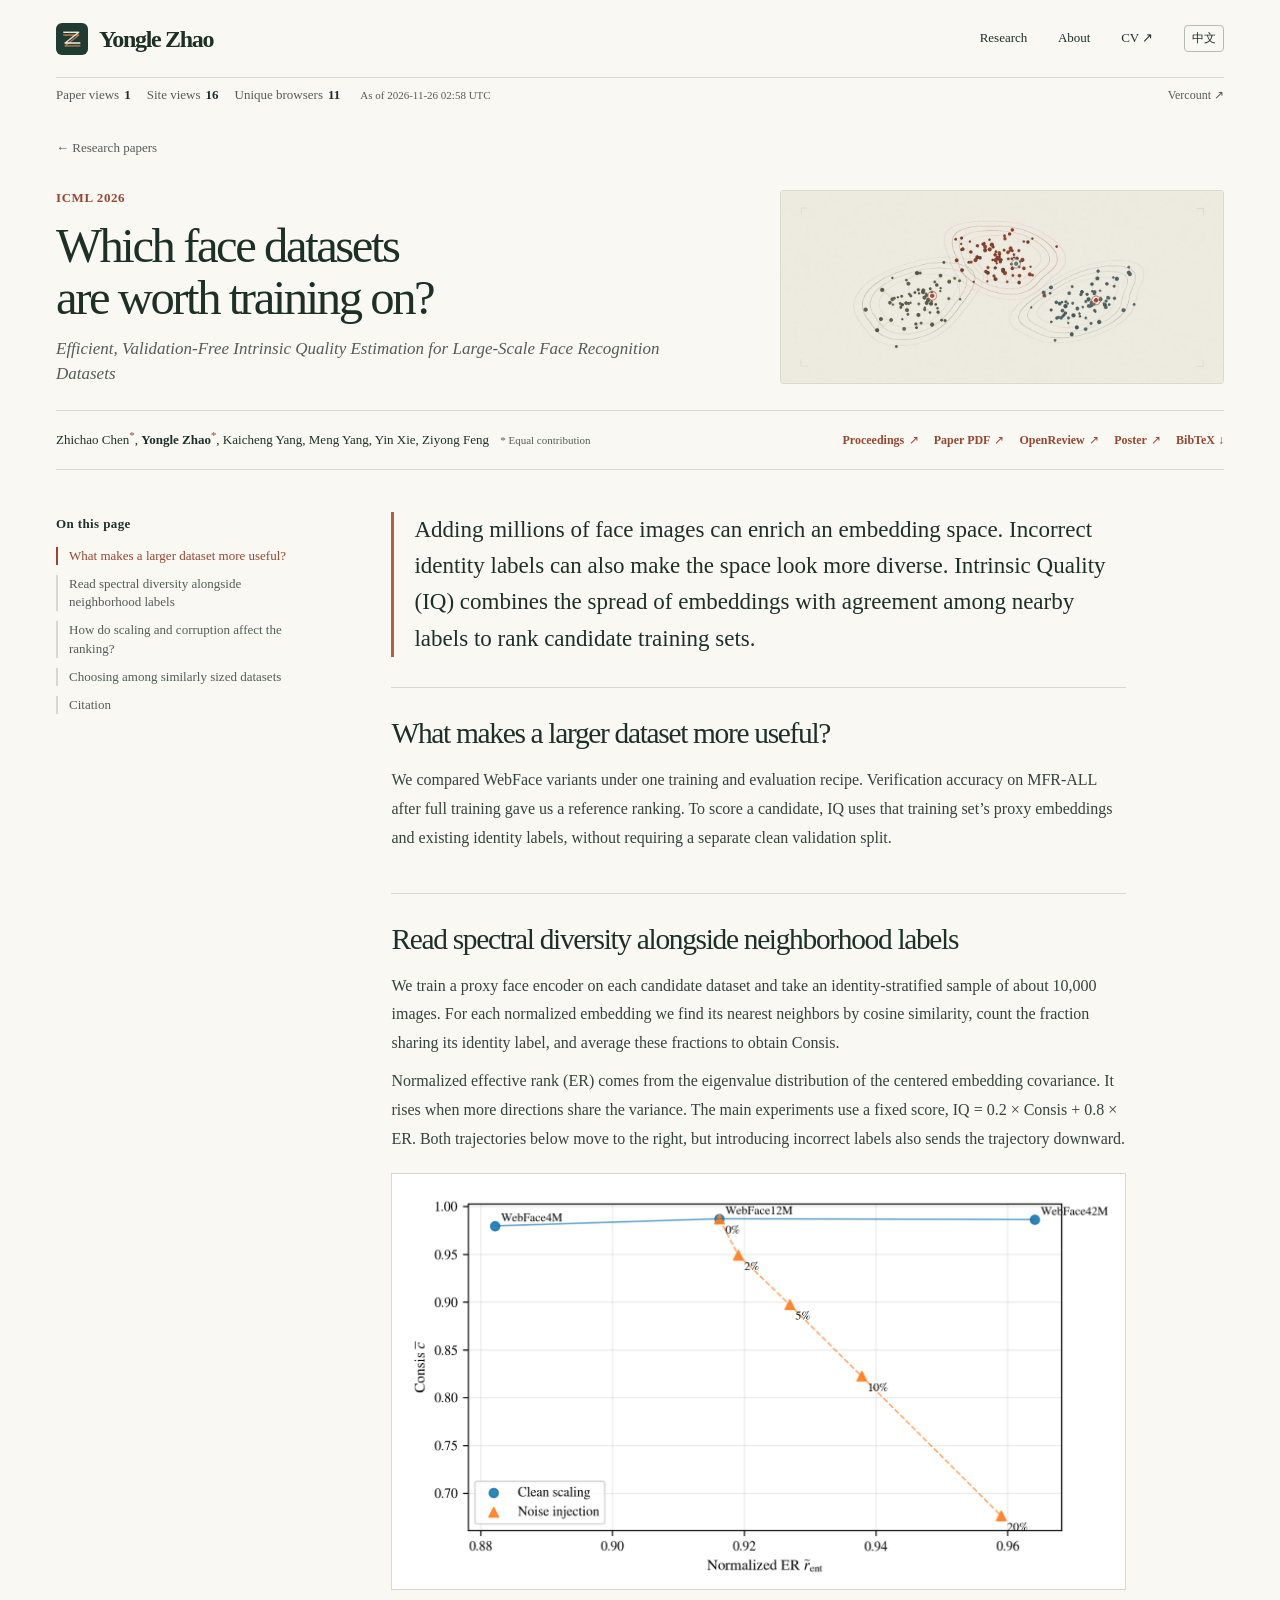
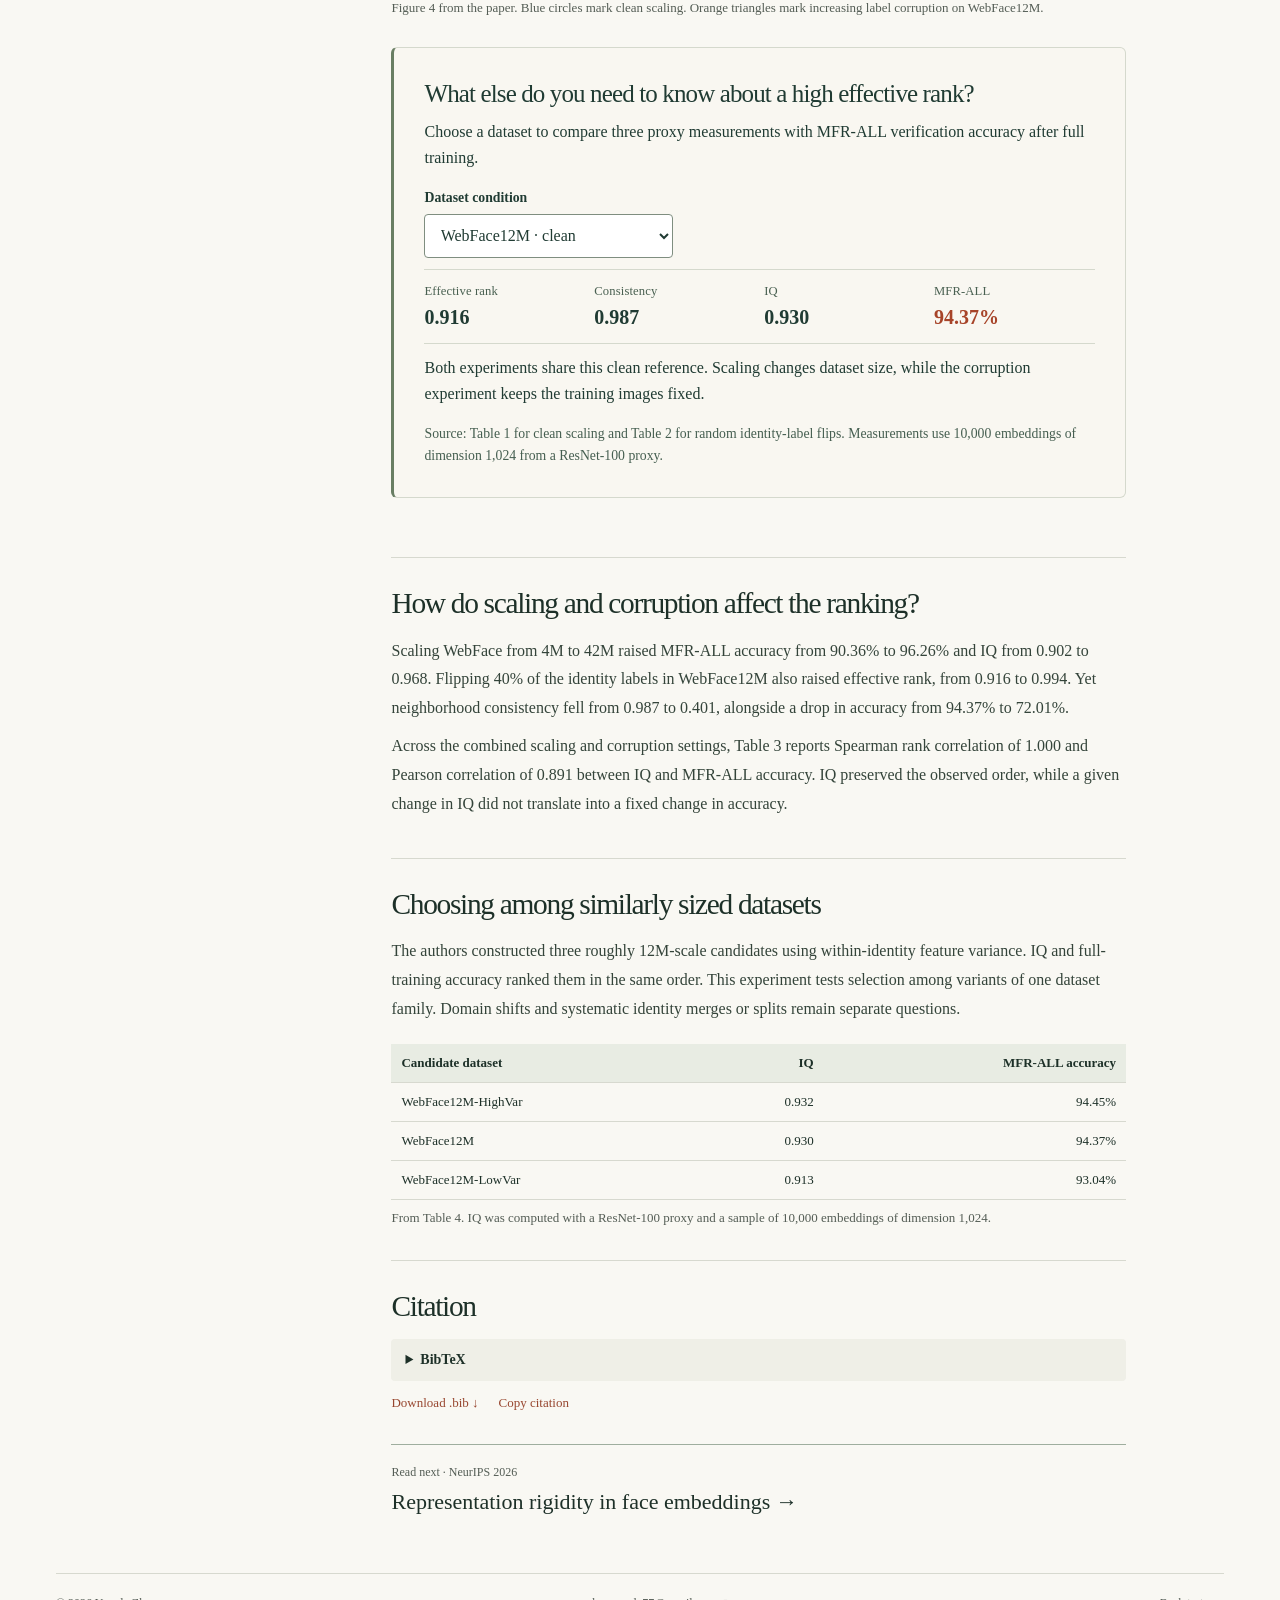
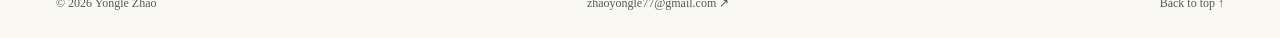
<file: research/icml/index.html>
<!doctype html>
<html lang="en"><head><meta charset="utf-8"><meta name="viewport" content="width=device-width, initial-scale=1">
<title>ICML 2026 · Efficient, Validation-Free Intrinsic Quality Estimation for Large-Scale Face Recognition Datasets | Yongle Zhao</title><meta name="description" content="Adding millions of face images can enrich an embedding space. Incorrect identity labels can also make the space look more diverse. Intrinsic Quality (IQ) combines the spread of embeddings with agreement among nearby labels to rank candidate training sets.">
<meta name="theme-color" content="#f9f8f3"><link rel="alternate" hreflang="zh" href="zh/index.html">
<link rel="icon" href="../../assets/site/mark.png"><link rel="stylesheet" href="../../assets/site/style.css?v=2">
<link rel="stylesheet" href="../../assets/site/widgets.css">
<script defer src="../../assets/site/site.js"></script>
<script defer src="../../assets/site/analytics.js?v=2"></script>
<script defer src="../../assets/site/widgets.js"></script>
</head><body id="top"><a class="skip" href="#main">Skip to content</a>
<header class="wrap mast"><a class="brand" href="../../index.html" aria-label="Yongle Zhao · Home"><img src="../../assets/site/mark.png" width="32" height="32" alt=""><span>Yongle Zhao</span></a>
<nav aria-label="Main navigation"><a class="" href="../index.html">Research</a><a class="" href="../../index.html#about">About</a><a class="nav-cv" href="../../assets/site/yongle-zhao-cv-en.pdf">CV <span aria-hidden="true">↗</span></a><a class="lang" data-language-switch href="zh/index.html" hreflang="zh" lang="zh" aria-label="切换至中文">中文</a></nav></header>
<section class="wrap visit-stats" id="visits" data-site-stats data-count-path="/research/icml/" aria-label="Visitor statistics">
<dl data-stat-values><div><dt>Paper views</dt><dd data-count="page_pv">1</dd></div><div><dt>Site views</dt><dd data-count="site_pv">16</dd></div><div><dt>Unique browsers</dt><dd data-count="site_uv">11</dd></div></dl><time data-as-of datetime="2026-11-26T02:58:16Z">As of 2026-11-26 02:58 UTC</time>
<a href="https://www.vercount.one/" target="_blank" rel="noopener noreferrer">Vercount ↗</a></section>
<main class="wrap" id="main"><div class="paper-back"><a class="back" href="../index.html">← Research papers</a></div><header class="paper-hero">
<div class="paper-poster"><div class="article-meta">ICML 2026</div><h1>Which face datasets are worth training on?</h1>
<p class="formal-title" lang="en">Efficient, Validation-Free Intrinsic Quality Estimation for Large-Scale Face Recognition Datasets</p></div>
<div class="paper-art"><img width="1200" height="520" src="../../assets/art/iq.webp" alt="Illustration of clustered samples with a few inconsistent labels"></div></header>
<div class="paper-byline"><div class="authors"><span>Zhichao Chen<sup>*</sup></span>, <span><strong>Yongle Zhao</strong><sup>*</sup></span>, <span>Kaicheng Yang</span>, <span>Meng Yang</span>, <span>Yin Xie</span>, <span>Ziyong Feng</span> <em>* Equal contribution</em></div><div class="resources"><a class="resource" href="https://proceedings.mlr.press/v306/chen26gw.html" target="_blank" rel="noopener">Proceedings <span class="arr" aria-hidden="true">↗</span></a><a class="resource" href="https://raw.githubusercontent.com/mlresearch/v306/main/assets/chen26gw/chen26gw.pdf" target="_blank" rel="noopener">Paper PDF <span class="arr" aria-hidden="true">↗</span></a><a class="resource" href="https://openreview.net/forum?id=EmMmxTMiGJ" target="_blank" rel="noopener">OpenReview <span class="arr" aria-hidden="true">↗</span></a><a class="resource" href="https://icml.cc/media/PosterPDFs/ICML%202026/65325.png" target="_blank" rel="noopener">Poster <span class="arr" aria-hidden="true">↗</span></a><a class="resource" href="#cite">BibTeX ↓</a></div></div>
<div class="reader"><aside class="contents"><div class="sticky"><h2>On this page</h2><ol><li><a href="#question">What makes a larger dataset more useful?</a></li><li><a href="#method">Read spectral diversity alongside neighborhood labels</a></li><li><a href="#experiments">How do scaling and corruption affect the ranking?</a></li><li><a href="#selection">Choosing among similarly sized datasets</a></li><li><a href="#cite">Citation</a></li></ol></div></aside>
<div class="article-body"><p class="abstract">Adding millions of face images can enrich an embedding space. Incorrect identity labels can also make the space look more diverse. Intrinsic Quality (IQ) combines the spread of embeddings with agreement among nearby labels to rank candidate training sets.</p><section class="paper-section" id="question"><h2>What makes a larger dataset more useful?</h2><p>We compared WebFace variants under one training and evaluation recipe. Verification accuracy on MFR-ALL after full training gave us a reference ranking. To score a candidate, IQ uses that training set’s proxy embeddings and existing identity labels, without requiring a separate clean validation split.</p></section><section class="paper-section" id="method"><h2>Read spectral diversity alongside neighborhood labels</h2><p>We train a proxy face encoder on each candidate dataset and take an identity-stratified sample of about 10,000 images. For each normalized embedding we find its nearest neighbors by cosine similarity, count the fraction sharing its identity label, and average these fractions to obtain Consis.</p><p>Normalized effective rank (ER) comes from the eigenvalue distribution of the centered embedding covariance. It rises when more directions share the variance. The main experiments use a fixed score, IQ = 0.2 × Consis + 0.8 × ER. Both trajectories below move to the right, but introducing incorrect labels also sends the trajectory downward.</p><figure class="paper-figure"><a href="../../assets/icml/er-neighborhood.webp" target="_blank" rel="noopener" aria-label="Open full-size figure · Normalized effective rank on the x-axis and neighborhood consistency on the y-axis. Scaling WebFace from 4M to 42M traces a near-horizontal path. Adding 0% to 20% label noise to WebFace12M moves down and right."><img loading="lazy" src="../../assets/icml/er-neighborhood.webp" alt="Normalized effective rank on the x-axis and neighborhood consistency on the y-axis. Scaling WebFace from 4M to 42M traces a near-horizontal path. Adding 0% to 20% label noise to WebFace12M moves down and right."></a><figcaption>Figure 4 from the paper. Blue circles mark clean scaling. Orange triangles mark increasing label corruption on WebFace12M.</figcaption></figure><section class="paper-widget" aria-label="What else do you need to know about a high effective rank?"><h3>What else do you need to know about a high effective rank?</h3><p>Choose a dataset to compare three proxy measurements with MFR-ALL verification accuracy after full training.</p><label class="paper-widget-choice" hidden><span>Dataset condition</span><select><option value="0">WebFace12M · clean</option><option value="1">WebFace4M · clean</option><option value="2">WebFace42M · clean</option><option value="3">WebFace12M · 5% label flips</option><option value="4">WebFace12M · 20% label flips</option><option value="5">WebFace12M · 40% label flips</option></select></label><div class="paper-widget-cases"><details class="paper-widget-case" open><summary>WebFace12M · clean</summary><div><dl class="paper-widget-metrics"><div><dt>Effective rank</dt><dd>0.916</dd></div><div><dt>Consistency</dt><dd>0.987</dd></div><div><dt>IQ</dt><dd>0.930</dd></div><div><dt>MFR-ALL</dt><dd>94.37%</dd></div></dl><p>Both experiments share this clean reference. Scaling changes dataset size, while the corruption experiment keeps the training images fixed.</p></div></details><details class="paper-widget-case"><summary>WebFace4M · clean</summary><div><dl class="paper-widget-metrics"><div><dt>Effective rank</dt><dd>0.882</dd></div><div><dt>Consistency</dt><dd>0.980</dd></div><div><dt>IQ</dt><dd>0.902</dd></div><div><dt>MFR-ALL</dt><dd>90.36%</dd></div></dl><p>Compared with clean 12M, the smaller dataset keeps high neighborhood agreement but covers fewer effective dimensions and yields lower verification accuracy.</p></div></details><details class="paper-widget-case"><summary>WebFace42M · clean</summary><div><dl class="paper-widget-metrics"><div><dt>Effective rank</dt><dd>0.964</dd></div><div><dt>Consistency</dt><dd>0.986</dd></div><div><dt>IQ</dt><dd>0.968</dd></div><div><dt>MFR-ALL</dt><dd>96.26%</dd></div></dl><p>From clean 12M to 42M, neighbor agreement changes by only 0.001. The higher effective rank accompanies better verification accuracy after full training.</p></div></details><details class="paper-widget-case"><summary>WebFace12M · 5% label flips</summary><div><dl class="paper-widget-metrics"><div><dt>Effective rank</dt><dd>0.927</dd></div><div><dt>Consistency</dt><dd>0.897</dd></div><div><dt>IQ</dt><dd>0.921</dd></div><div><dt>MFR-ALL</dt><dd>94.21%</dd></div></dl><p>With the images fixed, 5% corruption brings neighbor agreement down from 0.987 to 0.897. Effective rank rises slightly while both IQ and accuracy fall.</p></div></details><details class="paper-widget-case"><summary>WebFace12M · 20% label flips</summary><div><dl class="paper-widget-metrics"><div><dt>Effective rank</dt><dd>0.959</dd></div><div><dt>Consistency</dt><dd>0.676</dd></div><div><dt>IQ</dt><dd>0.903</dd></div><div><dt>MFR-ALL</dt><dd>90.76%</dd></div></dl><p>Effective rank nearly matches clean 42M at 0.964, yet mislabeled neighbors lower consistency. IQ and verification accuracy now sit close to clean 4M.</p></div></details><details class="paper-widget-case"><summary>WebFace12M · 40% label flips</summary><div><dl class="paper-widget-metrics"><div><dt>Effective rank</dt><dd>0.994</dd></div><div><dt>Consistency</dt><dd>0.401</dd></div><div><dt>IQ</dt><dd>0.875</dd></div><div><dt>MFR-ALL</dt><dd>72.01%</dd></div></dl><p>This setting has the highest effective rank and the lowest accuracy after full training. Ranking by effective rank alone would put it first.</p></div></details></div><p class="paper-widget-note">Source: Table 1 for clean scaling and Table 2 for random identity-label flips. Measurements use 10,000 embeddings of dimension 1,024 from a ResNet-100 proxy.</p></section></section><section class="paper-section" id="experiments"><h2>How do scaling and corruption affect the ranking?</h2><p>Scaling WebFace from 4M to 42M raised MFR-ALL accuracy from 90.36% to 96.26% and IQ from 0.902 to 0.968. Flipping 40% of the identity labels in WebFace12M also raised effective rank, from 0.916 to 0.994. Yet neighborhood consistency fell from 0.987 to 0.401, alongside a drop in accuracy from 94.37% to 72.01%.</p><p>Across the combined scaling and corruption settings, Table 3 reports Spearman rank correlation of 1.000 and Pearson correlation of 0.891 between IQ and MFR-ALL accuracy. IQ preserved the observed order, while a given change in IQ did not translate into a fixed change in accuracy.</p></section><section class="paper-section" id="selection"><h2>Choosing among similarly sized datasets</h2><p>The authors constructed three roughly 12M-scale candidates using within-identity feature variance. IQ and full-training accuracy ranked them in the same order. This experiment tests selection among variants of one dataset family. Domain shifts and systematic identity merges or splits remain separate questions.</p><div class="paper-table" tabindex="0" role="region" aria-label="Experimental results table"><table><caption>From Table 4. IQ was computed with a ResNet-100 proxy and a sample of 10,000 embeddings of dimension 1,024.</caption><thead><tr><th scope="col">Candidate dataset</th><th scope="col">IQ</th><th scope="col">MFR-ALL accuracy</th></tr></thead><tbody><tr><th scope="row">WebFace12M-HighVar</th><td>0.932</td><td>94.45%</td></tr><tr><th scope="row">WebFace12M</th><td>0.930</td><td>94.37%</td></tr><tr><th scope="row">WebFace12M-LowVar</th><td>0.913</td><td>93.04%</td></tr></tbody></table></div></section>
<section class="paper-section citation" id="cite"><h2>Citation</h2><details><summary>BibTeX</summary><pre><code>@InProceedings{pmlr-v306-chen26gw,
  title     = {Efficient, Validation-Free Intrinsic Quality Estimation for Large-Scale Face Recognition Datasets},
  author    = {Chen, Zhichao and Zhao, Yongle and Yang, Kaicheng and Yang, Meng and Xie, Yin and Feng, Ziyong},
  booktitle = {Proceedings of the 43rd International Conference on Machine Learning},
  series    = {Proceedings of Machine Learning Research},
  volume    = {306},
  pages     = {18557--18567},
  publisher = {PMLR},
  year      = {2026},
  url       = {https://proceedings.mlr.press/v306/chen26gw.html}
}</code></pre></details>
<div class="citation-actions"><a href="../../citations/iq.bib" download>Download .bib ↓</a><button type="button" data-copy hidden>Copy citation</button><span class="copy-status" role="status"></span></div></section><a class="next-paper" href="../neurips/index.html"><small>Read next · NeurIPS 2026</small><strong>Representation rigidity in face embeddings <span aria-hidden="true">→</span></strong></a></div></div></main>
<footer class="wrap footer"><span>© 2026 Yongle Zhao</span><a href="mailto:zhaoyongle77@gmail.com">zhaoyongle77@gmail.com <span aria-hidden="true">↗</span></a><a href="#top">Back to top ↑</a></footer>
</body></html>
</file>
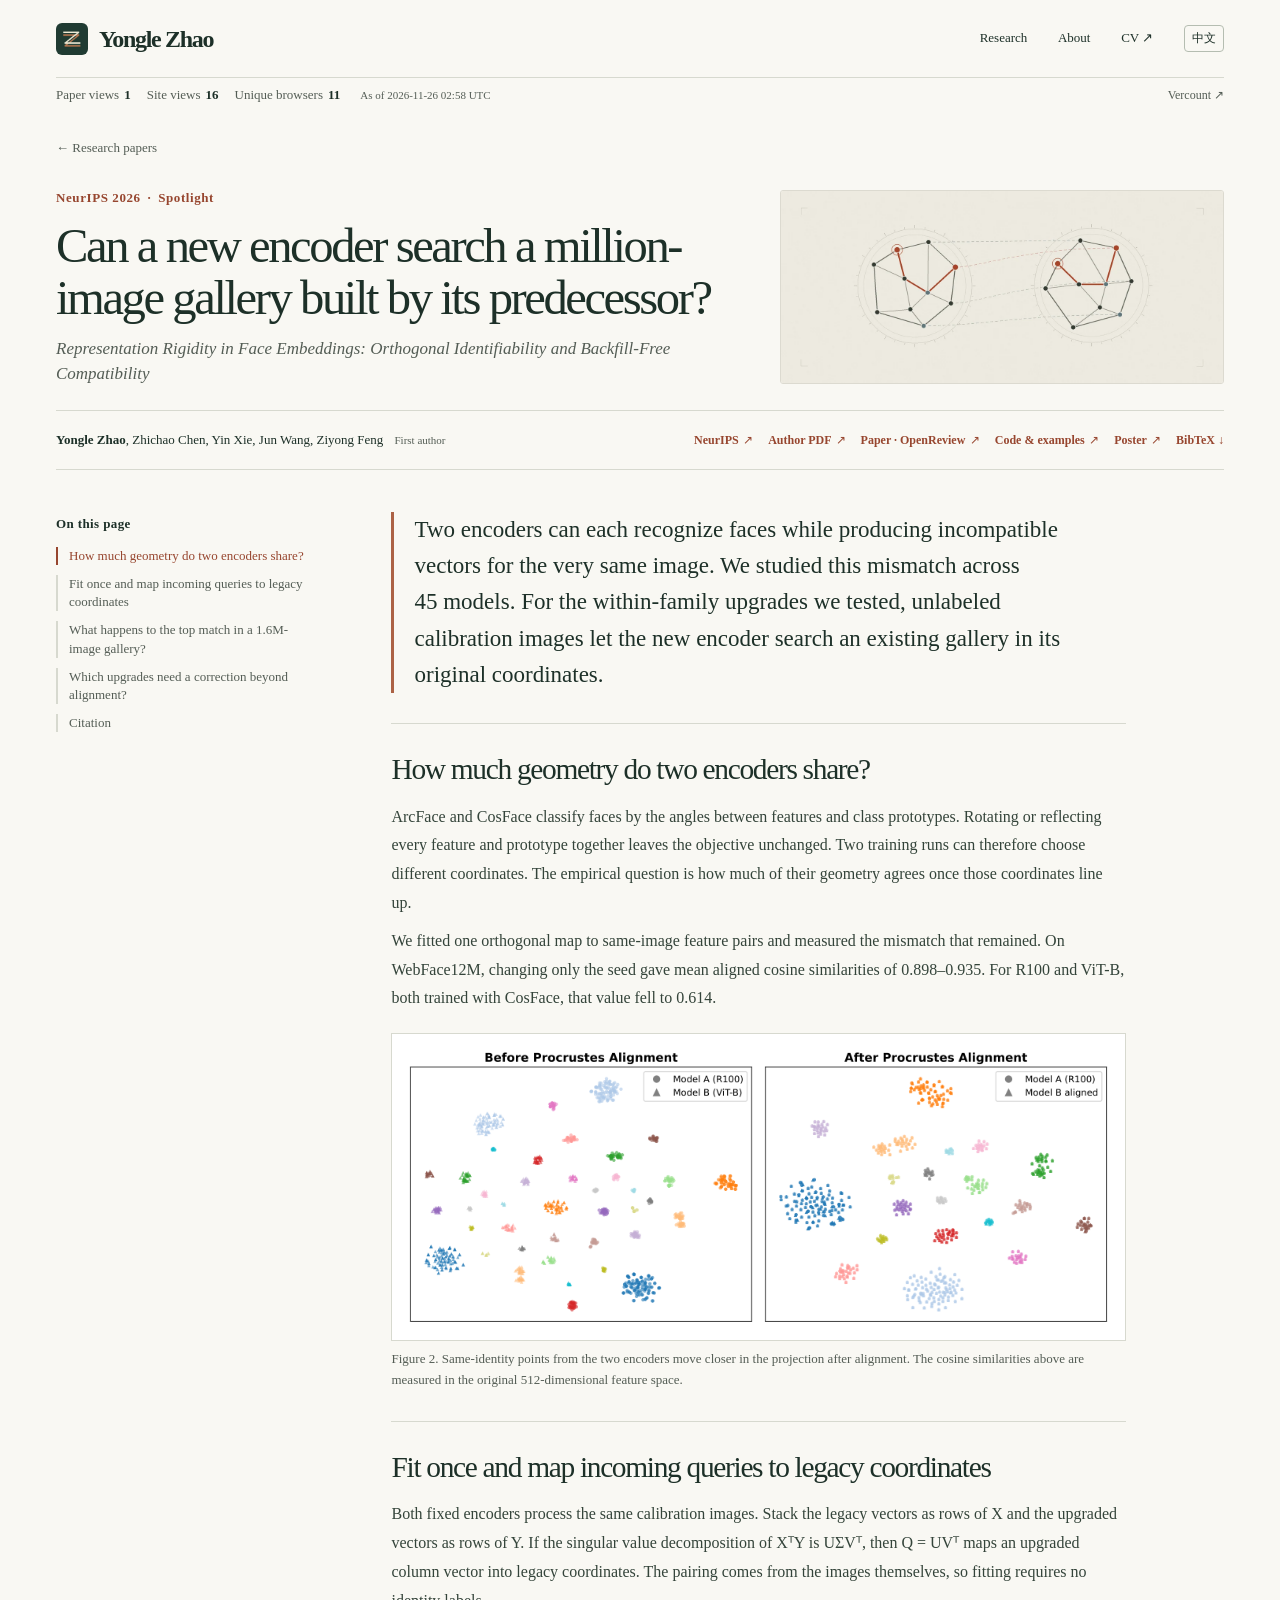
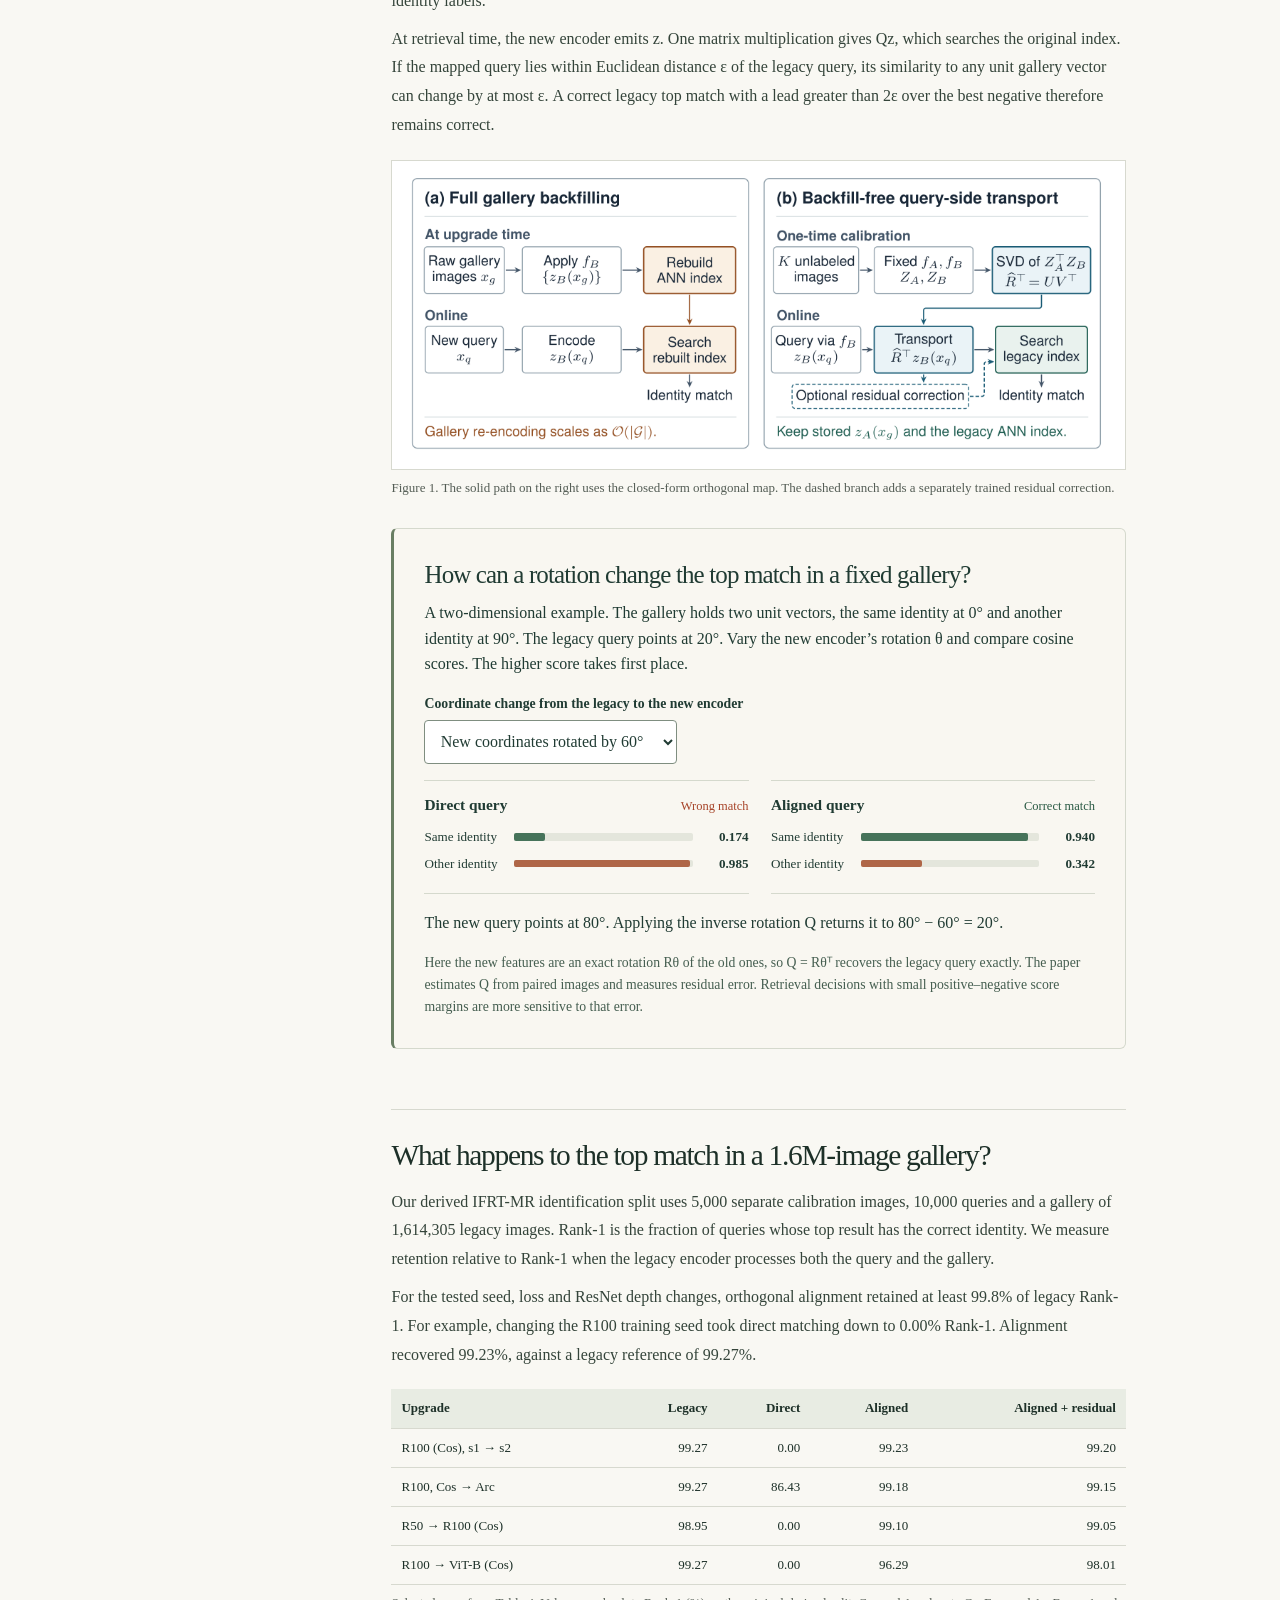
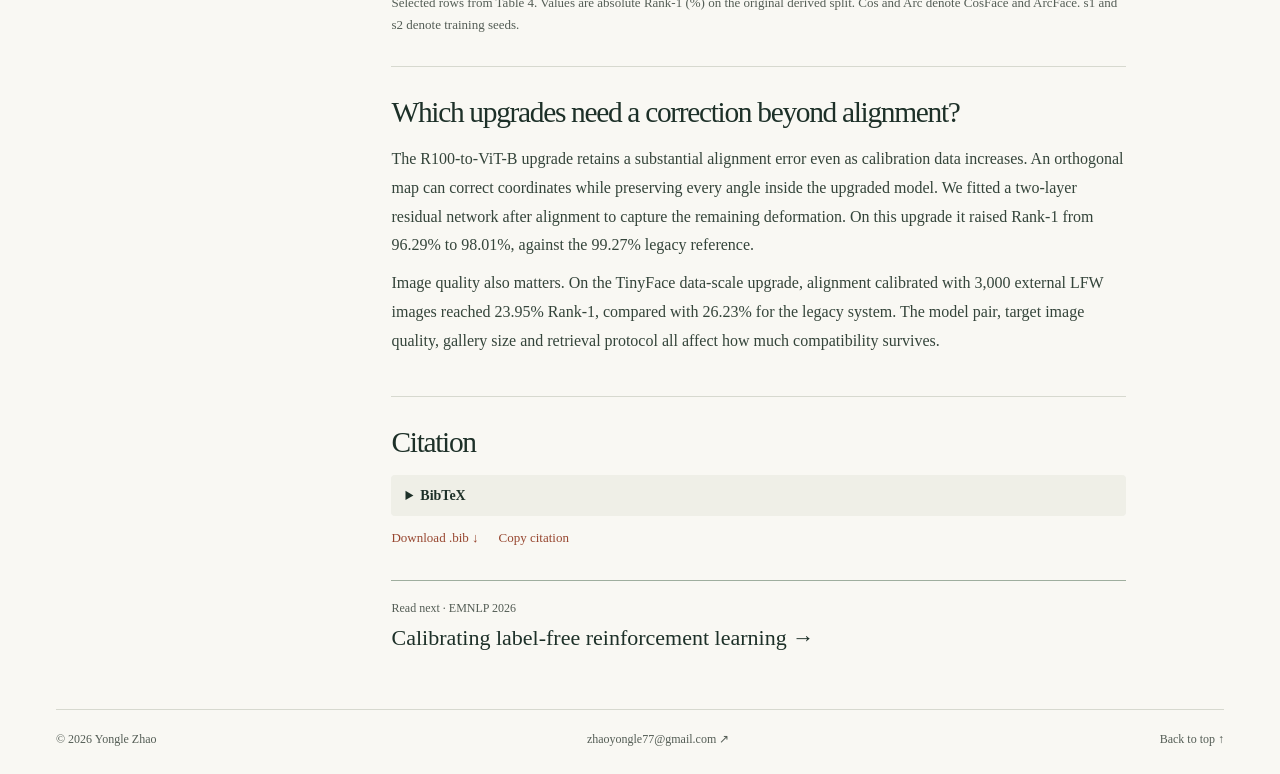
<file: research/neurips/index.html>
<!doctype html>
<html lang="en"><head><meta charset="utf-8"><meta name="viewport" content="width=device-width, initial-scale=1">
<title>NeurIPS 2026 · Representation Rigidity in Face Embeddings: Orthogonal Identifiability and Backfill-Free Compatibility | Yongle Zhao</title><meta name="description" content="Two encoders can each recognize faces while producing incompatible vectors for the very same image. We studied this mismatch across 45 models. For the within-family upgrades we tested, unlabeled calibration images let the new encoder search an existing gallery in its original coordinates.">
<meta name="theme-color" content="#f9f8f3"><link rel="alternate" hreflang="zh" href="zh/index.html">
<link rel="icon" href="../../assets/site/mark.png"><link rel="stylesheet" href="../../assets/site/style.css?v=2">
<link rel="stylesheet" href="../../assets/site/widgets.css">
<script defer src="../../assets/site/site.js"></script>
<script defer src="../../assets/site/analytics.js?v=2"></script>
<script defer src="../../assets/site/widgets.js"></script>
</head><body id="top"><a class="skip" href="#main">Skip to content</a>
<header class="wrap mast"><a class="brand" href="../../index.html" aria-label="Yongle Zhao · Home"><img src="../../assets/site/mark.png" width="32" height="32" alt=""><span>Yongle Zhao</span></a>
<nav aria-label="Main navigation"><a class="" href="../index.html">Research</a><a class="" href="../../index.html#about">About</a><a class="nav-cv" href="../../assets/site/yongle-zhao-cv-en.pdf">CV <span aria-hidden="true">↗</span></a><a class="lang" data-language-switch href="zh/index.html" hreflang="zh" lang="zh" aria-label="切换至中文">中文</a></nav></header>
<section class="wrap visit-stats" id="visits" data-site-stats data-count-path="/research/neurips/" aria-label="Visitor statistics">
<dl data-stat-values><div><dt>Paper views</dt><dd data-count="page_pv">1</dd></div><div><dt>Site views</dt><dd data-count="site_pv">16</dd></div><div><dt>Unique browsers</dt><dd data-count="site_uv">11</dd></div></dl><time data-as-of datetime="2026-11-26T02:58:16Z">As of 2026-11-26 02:58 UTC</time>
<a href="https://www.vercount.one/" target="_blank" rel="noopener noreferrer">Vercount ↗</a></section>
<main class="wrap" id="main"><div class="paper-back"><a class="back" href="../index.html">← Research papers</a></div><header class="paper-hero">
<div class="paper-poster"><div class="article-meta">NeurIPS 2026 <span>·</span> Spotlight</div><h1>Can a new encoder search a million-image gallery built by its predecessor?</h1>
<p class="formal-title" lang="en">Representation Rigidity in Face Embeddings: Orthogonal Identifiability and Backfill-Free Compatibility</p></div>
<div class="paper-art"><img width="1200" height="520" src="../../assets/art/rigidity.webp" alt="Illustration of matched points in two rotated coordinate systems"></div></header>
<div class="paper-byline"><div class="authors"><span><strong>Yongle Zhao</strong></span>, <span>Zhichao Chen</span>, <span>Yin Xie</span>, <span>Jun Wang</span>, <span>Ziyong Feng</span> <em>First author</em></div><div class="resources"><a class="resource" href="https://neurips.cc/virtual/2026/poster/151431" target="_blank" rel="noopener">NeurIPS <span class="arr" aria-hidden="true">↗</span></a><a class="resource" href="../../assets/neurips/representation-rigidity.pdf" target="_blank" rel="noopener">Author PDF <span class="arr" aria-hidden="true">↗</span></a><a class="resource" href="https://openreview.net/forum?id=alci29b9Vd" target="_blank" rel="noopener">Paper · OpenReview <span class="arr" aria-hidden="true">↗</span></a><a class="resource" href="https://github.com/yunglechao/ORBIT-Face" target="_blank" rel="noopener">Code &amp; examples <span class="arr" aria-hidden="true">↗</span></a><a class="resource" href="../../assets/neurips/representation-rigidity-poster.pdf" target="_blank" rel="noopener">Poster <span class="arr" aria-hidden="true">↗</span></a><a class="resource" href="#cite">BibTeX ↓</a></div></div>
<div class="reader"><aside class="contents"><div class="sticky"><h2>On this page</h2><ol><li><a href="#geometry">How much geometry do two encoders share?</a></li><li><a href="#method">Fit once and map incoming queries to legacy coordinates</a></li><li><a href="#retrieval">What happens to the top match in a 1.6M-image gallery?</a></li><li><a href="#limits">Which upgrades need a correction beyond alignment?</a></li><li><a href="#cite">Citation</a></li></ol></div></aside>
<div class="article-body"><p class="abstract">Two encoders can each recognize faces while producing incompatible vectors for the very same image. We studied this mismatch across 45 models. For the within-family upgrades we tested, unlabeled calibration images let the new encoder search an existing gallery in its original coordinates.</p><section class="paper-section" id="geometry"><h2>How much geometry do two encoders share?</h2><p>ArcFace and CosFace classify faces by the angles between features and class prototypes. Rotating or reflecting every feature and prototype together leaves the objective unchanged. Two training runs can therefore choose different coordinates. The empirical question is how much of their geometry agrees once those coordinates line up.</p><p>We fitted one orthogonal map to same-image feature pairs and measured the mismatch that remained. On WebFace12M, changing only the seed gave mean aligned cosine similarities of 0.898–0.935. For R100 and ViT-B, both trained with CosFace, that value fell to 0.614.</p><figure class="paper-figure"><a href="../../assets/neurips/alignment.png" target="_blank" rel="noopener" aria-label="Open full-size figure · Two t-SNE plots before and after alignment. Colors denote identities, circles denote R100 features and triangles denote ViT-B features."><img loading="lazy" src="../../assets/neurips/alignment.png" alt="Two t-SNE plots before and after alignment. Colors denote identities, circles denote R100 features and triangles denote ViT-B features."></a><figcaption>Figure 2. Same-identity points from the two encoders move closer in the projection after alignment. The cosine similarities above are measured in the original 512-dimensional feature space.</figcaption></figure></section><section class="paper-section" id="method"><h2>Fit once and map incoming queries to legacy coordinates</h2><p>Both fixed encoders process the same calibration images. Stack the legacy vectors as rows of X and the upgraded vectors as rows of Y. If the singular value decomposition of XᵀY is UΣVᵀ, then Q = UVᵀ maps an upgraded column vector into legacy coordinates. The pairing comes from the images themselves, so fitting requires no identity labels.</p><p>At retrieval time, the new encoder emits z. One matrix multiplication gives Qz, which searches the original index. If the mapped query lies within Euclidean distance ε of the legacy query, its similarity to any unit gallery vector can change by at most ε. A correct legacy top match with a lead greater than 2ε over the best negative therefore remains correct.</p><figure class="paper-figure"><a href="../../assets/neurips/deployment.png" target="_blank" rel="noopener" aria-label="Open full-size figure · The left path re-encodes the gallery and rebuilds the index. The right path calibrates two fixed encoders on shared images and maps new queries to the legacy index."><img loading="lazy" src="../../assets/neurips/deployment.png" alt="The left path re-encodes the gallery and rebuilds the index. The right path calibrates two fixed encoders on shared images and maps new queries to the legacy index."></a><figcaption>Figure 1. The solid path on the right uses the closed-form orthogonal map. The dashed branch adds a separately trained residual correction.</figcaption></figure><section class="paper-widget" aria-label="How can a rotation change the top match in a fixed gallery?"><h3>How can a rotation change the top match in a fixed gallery?</h3><p>A two-dimensional example. The gallery holds two unit vectors, the same identity at 0° and another identity at 90°. The legacy query points at 20°. Vary the new encoder’s rotation θ and compare cosine scores. The higher score takes first place.</p><label class="paper-widget-choice" hidden><span>Coordinate change from the legacy to the new encoder</span><select><option value="0">New coordinates rotated by 60°</option><option value="1">New coordinates rotated by 20°</option><option value="2">New coordinates rotated by 0°</option></select></label><div class="paper-widget-cases"><details class="paper-widget-case" open><summary>New coordinates rotated by 60°</summary><div><div class="paper-score-pair"><div class="paper-score-group"><div class="paper-score-head"><strong>Direct query</strong><span class="paper-score-result miss">Wrong match</span></div><div class="paper-score-row"><span>Same identity</span><span class="paper-score-track" aria-hidden="true"><i class="paper-score-fill positive" style="width:17.365%"></i></span><b>0.174</b></div><div class="paper-score-row"><span>Other identity</span><span class="paper-score-track" aria-hidden="true"><i class="paper-score-fill negative" style="width:98.481%"></i></span><b>0.985</b></div></div><div class="paper-score-group"><div class="paper-score-head"><strong>Aligned query</strong><span class="paper-score-result hit">Correct match</span></div><div class="paper-score-row"><span>Same identity</span><span class="paper-score-track" aria-hidden="true"><i class="paper-score-fill positive" style="width:93.969%"></i></span><b>0.940</b></div><div class="paper-score-row"><span>Other identity</span><span class="paper-score-track" aria-hidden="true"><i class="paper-score-fill negative" style="width:34.202%"></i></span><b>0.342</b></div></div></div><p>The new query points at 80°. Applying the inverse rotation Q returns it to 80° − 60° = 20°.</p></div></details><details class="paper-widget-case"><summary>New coordinates rotated by 20°</summary><div><div class="paper-score-pair"><div class="paper-score-group"><div class="paper-score-head"><strong>Direct query</strong><span class="paper-score-result hit">Correct match</span></div><div class="paper-score-row"><span>Same identity</span><span class="paper-score-track" aria-hidden="true"><i class="paper-score-fill positive" style="width:76.604%"></i></span><b>0.766</b></div><div class="paper-score-row"><span>Other identity</span><span class="paper-score-track" aria-hidden="true"><i class="paper-score-fill negative" style="width:64.279%"></i></span><b>0.643</b></div></div><div class="paper-score-group"><div class="paper-score-head"><strong>Aligned query</strong><span class="paper-score-result hit">Correct match</span></div><div class="paper-score-row"><span>Same identity</span><span class="paper-score-track" aria-hidden="true"><i class="paper-score-fill positive" style="width:93.969%"></i></span><b>0.940</b></div><div class="paper-score-row"><span>Other identity</span><span class="paper-score-track" aria-hidden="true"><i class="paper-score-fill negative" style="width:34.202%"></i></span><b>0.342</b></div></div></div><p>The new query points at 40°. Applying the inverse rotation Q returns it to 40° − 20° = 20°.</p></div></details><details class="paper-widget-case"><summary>New coordinates rotated by 0°</summary><div><div class="paper-score-pair"><div class="paper-score-group"><div class="paper-score-head"><strong>Direct query</strong><span class="paper-score-result hit">Correct match</span></div><div class="paper-score-row"><span>Same identity</span><span class="paper-score-track" aria-hidden="true"><i class="paper-score-fill positive" style="width:93.969%"></i></span><b>0.940</b></div><div class="paper-score-row"><span>Other identity</span><span class="paper-score-track" aria-hidden="true"><i class="paper-score-fill negative" style="width:34.202%"></i></span><b>0.342</b></div></div><div class="paper-score-group"><div class="paper-score-head"><strong>Aligned query</strong><span class="paper-score-result hit">Correct match</span></div><div class="paper-score-row"><span>Same identity</span><span class="paper-score-track" aria-hidden="true"><i class="paper-score-fill positive" style="width:93.969%"></i></span><b>0.940</b></div><div class="paper-score-row"><span>Other identity</span><span class="paper-score-track" aria-hidden="true"><i class="paper-score-fill negative" style="width:34.202%"></i></span><b>0.342</b></div></div></div><p>The new query points at 20°. Applying the inverse rotation Q returns it to 20° − 0° = 20°.</p></div></details></div><p class="paper-widget-note">Here the new features are an exact rotation Rθ of the old ones, so Q = Rθᵀ recovers the legacy query exactly. The paper estimates Q from paired images and measures residual error. Retrieval decisions with small positive–negative score margins are more sensitive to that error.</p></section></section><section class="paper-section" id="retrieval"><h2>What happens to the top match in a 1.6M-image gallery?</h2><p>Our derived IFRT-MR identification split uses 5,000 separate calibration images, 10,000 queries and a gallery of 1,614,305 legacy images. Rank-1 is the fraction of queries whose top result has the correct identity. We measure retention relative to Rank-1 when the legacy encoder processes both the query and the gallery.</p><p>For the tested seed, loss and ResNet depth changes, orthogonal alignment retained at least 99.8% of legacy Rank-1. For example, changing the R100 training seed took direct matching down to 0.00% Rank-1. Alignment recovered 99.23%, against a legacy reference of 99.27%.</p><div class="paper-table" tabindex="0" role="region" aria-label="Experimental results table"><table><caption>Selected rows from Table 4. Values are absolute Rank-1 (%) on the original derived split. Cos and Arc denote CosFace and ArcFace. s1 and s2 denote training seeds.</caption><thead><tr><th scope="col">Upgrade</th><th scope="col">Legacy</th><th scope="col">Direct</th><th scope="col">Aligned</th><th scope="col">Aligned + residual</th></tr></thead><tbody><tr><th scope="row">R100 (Cos), s1 → s2</th><td>99.27</td><td>0.00</td><td>99.23</td><td>99.20</td></tr><tr><th scope="row">R100, Cos → Arc</th><td>99.27</td><td>86.43</td><td>99.18</td><td>99.15</td></tr><tr><th scope="row">R50 → R100 (Cos)</th><td>98.95</td><td>0.00</td><td>99.10</td><td>99.05</td></tr><tr><th scope="row">R100 → ViT-B (Cos)</th><td>99.27</td><td>0.00</td><td>96.29</td><td>98.01</td></tr></tbody></table></div></section><section class="paper-section" id="limits"><h2>Which upgrades need a correction beyond alignment?</h2><p>The R100-to-ViT-B upgrade retains a substantial alignment error even as calibration data increases. An orthogonal map can correct coordinates while preserving every angle inside the upgraded model. We fitted a two-layer residual network after alignment to capture the remaining deformation. On this upgrade it raised Rank-1 from 96.29% to 98.01%, against the 99.27% legacy reference.</p><p>Image quality also matters. On the TinyFace data-scale upgrade, alignment calibrated with 3,000 external LFW images reached 23.95% Rank-1, compared with 26.23% for the legacy system. The model pair, target image quality, gallery size and retrieval protocol all affect how much compatibility survives.</p></section>
<section class="paper-section citation" id="cite"><h2>Citation</h2><details><summary>BibTeX</summary><pre><code>@inproceedings{zhao2026representationrigidity,
  title = {Representation Rigidity in Face Embeddings: Orthogonal Identifiability and Backfill-Free Compatibility},
  author = {Zhao, Yongle and Chen, Zhichao and Xie, Yin and Wang, Jun and Feng, Ziyong},
  booktitle = {Advances in Neural Information Processing Systems},
  year = {2026},
  url = {https://openreview.net/forum?id=alci29b9Vd}
}</code></pre></details>
<div class="citation-actions"><a href="../../citations/rigidity.bib" download>Download .bib ↓</a><button type="button" data-copy hidden>Copy citation</button><span class="copy-status" role="status"></span></div></section><a class="next-paper" href="../emnlp/index.html"><small>Read next · EMNLP 2026</small><strong>Calibrating label-free reinforcement learning <span aria-hidden="true">→</span></strong></a></div></div></main>
<footer class="wrap footer"><span>© 2026 Yongle Zhao</span><a href="mailto:zhaoyongle77@gmail.com">zhaoyongle77@gmail.com <span aria-hidden="true">↗</span></a><a href="#top">Back to top ↑</a></footer>
</body></html>
</file>
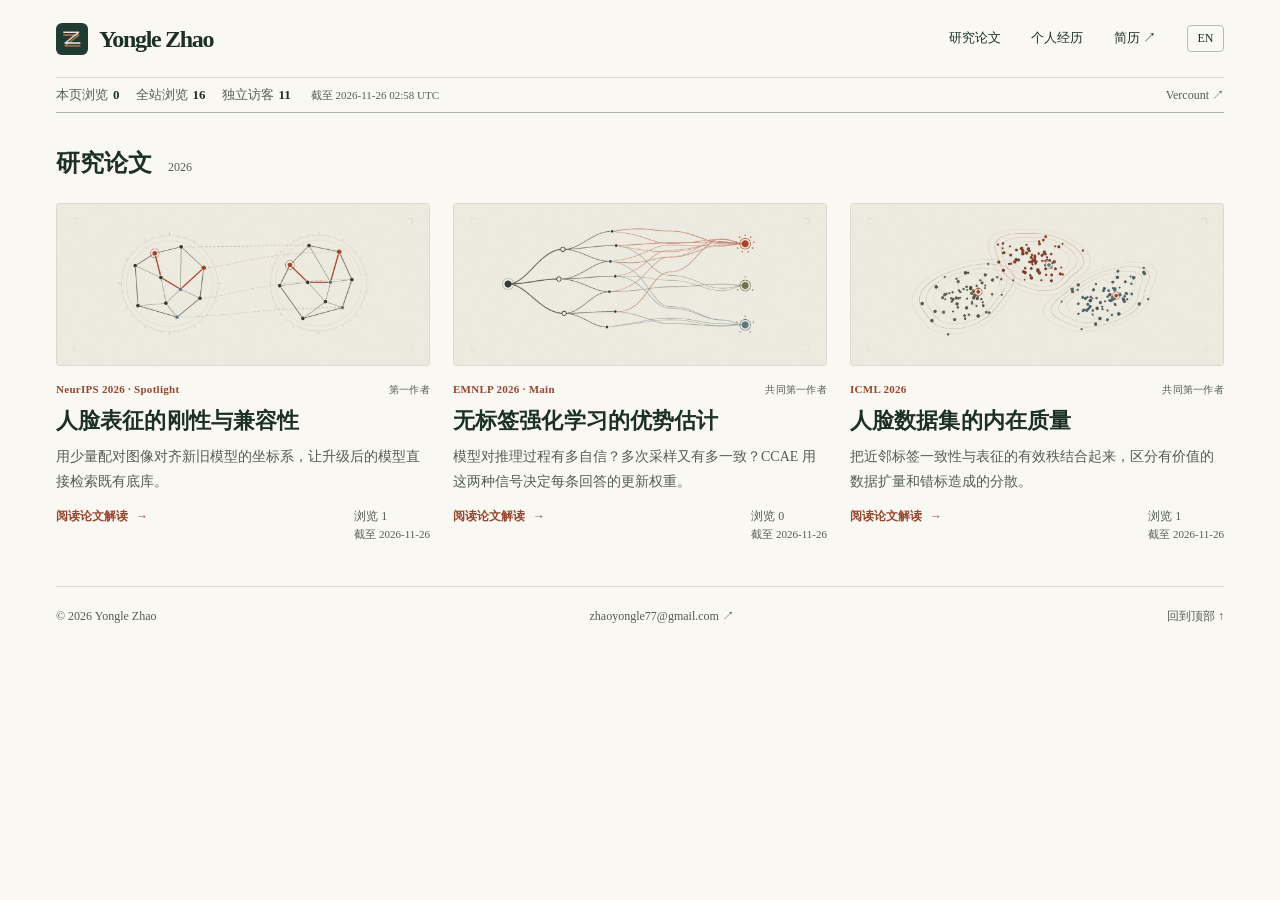
<file: research/zh/index.html>
<!doctype html>
<html lang="zh-CN"><head><meta charset="utf-8"><meta name="viewport" content="width=device-width, initial-scale=1">
<title>研究论文 · Yongle Zhao</title><meta name="description" content="赵永乐的 NeurIPS、EMNLP 与 ICML 论文解读。">
<meta name="theme-color" content="#f9f8f3"><link rel="alternate" hreflang="en" href="../index.html">
<link rel="icon" href="../../assets/site/mark.png"><link rel="stylesheet" href="../../assets/site/style.css?v=2">

<script defer src="../../assets/site/site.js"></script>
<script defer src="../../assets/site/analytics.js?v=2"></script>

</head><body id="top"><a class="skip" href="#main">跳至正文</a>
<header class="wrap mast"><a class="brand" href="../../zh/index.html" aria-label="赵永乐 · 首页"><img src="../../assets/site/mark.png" width="32" height="32" alt=""><span>Yongle Zhao</span></a>
<nav aria-label="主导航"><a class="" href="index.html">研究论文</a><a class="" href="../../zh/index.html#about">个人经历</a><a class="nav-cv" href="../../assets/site/yongle-zhao-cv-zh.pdf">简历 <span aria-hidden="true">↗</span></a><a class="lang" data-language-switch href="../index.html" hreflang="en" lang="en" aria-label="Switch to English">EN</a></nav></header>
<section class="wrap visit-stats" id="visits" data-site-stats data-count-path="/research/" aria-label="访问统计">
<dl data-stat-values><div><dt>本页浏览</dt><dd data-count="page_pv">0</dd></div><div><dt>全站浏览</dt><dd data-count="site_pv">16</dd></div><div><dt>独立访客</dt><dd data-count="site_uv">11</dd></div></dl><time data-as-of datetime="2026-11-26T02:58:16Z">截至 2026-11-26 02:58 UTC</time>
<a href="https://www.vercount.one/" target="_blank" rel="noopener noreferrer">Vercount ↗</a></section>
<main class="wrap" id="main"><section class="selected" id="research">
<div class="section-head"><h1>研究论文</h1><span class="section-year">2026</span></div>
<div class="card-grid"><a class="paper-card" href="../neurips/zh/index.html">
<div class="thumb"><img src="../../assets/art/rigidity.webp" width="1200" height="520" alt="同一组点在两套旋转坐标中的对应关系示意"></div>
<div class="card-copy"><div class="paper-meta"><span>NeurIPS 2026 · Spotlight</span><span>第一作者</span></div><h3>人脸表征的刚性与兼容性</h3>
<p>用少量配对图像对齐新旧模型的坐标系，让升级后的模型直接检索既有底库。</p><div class="card-end"><span class="card-link">阅读论文解读 <span aria-hidden="true">→</span></span>
<span class="card-views" data-views-for="/research/neurips/">浏览 <span data-view-total>1</span> <time data-as-of datetime="2026-11-26T02:58:16Z">截至 2026-11-26</time></span></div></div></a><a class="paper-card" href="../emnlp/zh/index.html">
<div class="thumb"><img src="../../assets/art/cca.webp" width="1200" height="520" alt="多条采样推理路径汇入不同答案组的示意"></div>
<div class="card-copy"><div class="paper-meta"><span>EMNLP 2026 · Main</span><span>共同第一作者</span></div><h3>无标签强化学习的优势估计</h3>
<p>模型对推理过程有多自信？多次采样又有多一致？CCAE 用这两种信号决定每条回答的更新权重。</p><div class="card-end"><span class="card-link">阅读论文解读 <span aria-hidden="true">→</span></span>
<span class="card-views" data-views-for="/research/emnlp/">浏览 <span data-view-total>0</span> <time data-as-of datetime="2026-11-26T02:58:16Z">截至 2026-11-26</time></span></div></div></a><a class="paper-card" href="../icml/zh/index.html">
<div class="thumb"><img src="../../assets/art/iq.webp" width="1200" height="520" alt="不同身份的样本聚类及其中的错标点示意"></div>
<div class="card-copy"><div class="paper-meta"><span>ICML 2026</span><span>共同第一作者</span></div><h3>人脸数据集的内在质量</h3>
<p>把近邻标签一致性与表征的有效秩结合起来，区分有价值的数据扩量和错标造成的分散。</p><div class="card-end"><span class="card-link">阅读论文解读 <span aria-hidden="true">→</span></span>
<span class="card-views" data-views-for="/research/icml/">浏览 <span data-view-total>1</span> <time data-as-of datetime="2026-11-26T02:58:16Z">截至 2026-11-26</time></span></div></div></a></div></section></main>
<footer class="wrap footer"><span>© 2026 Yongle Zhao</span><a href="mailto:zhaoyongle77@gmail.com">zhaoyongle77@gmail.com <span aria-hidden="true">↗</span></a><a href="#top">回到顶部 ↑</a></footer>
</body></html>
</file>
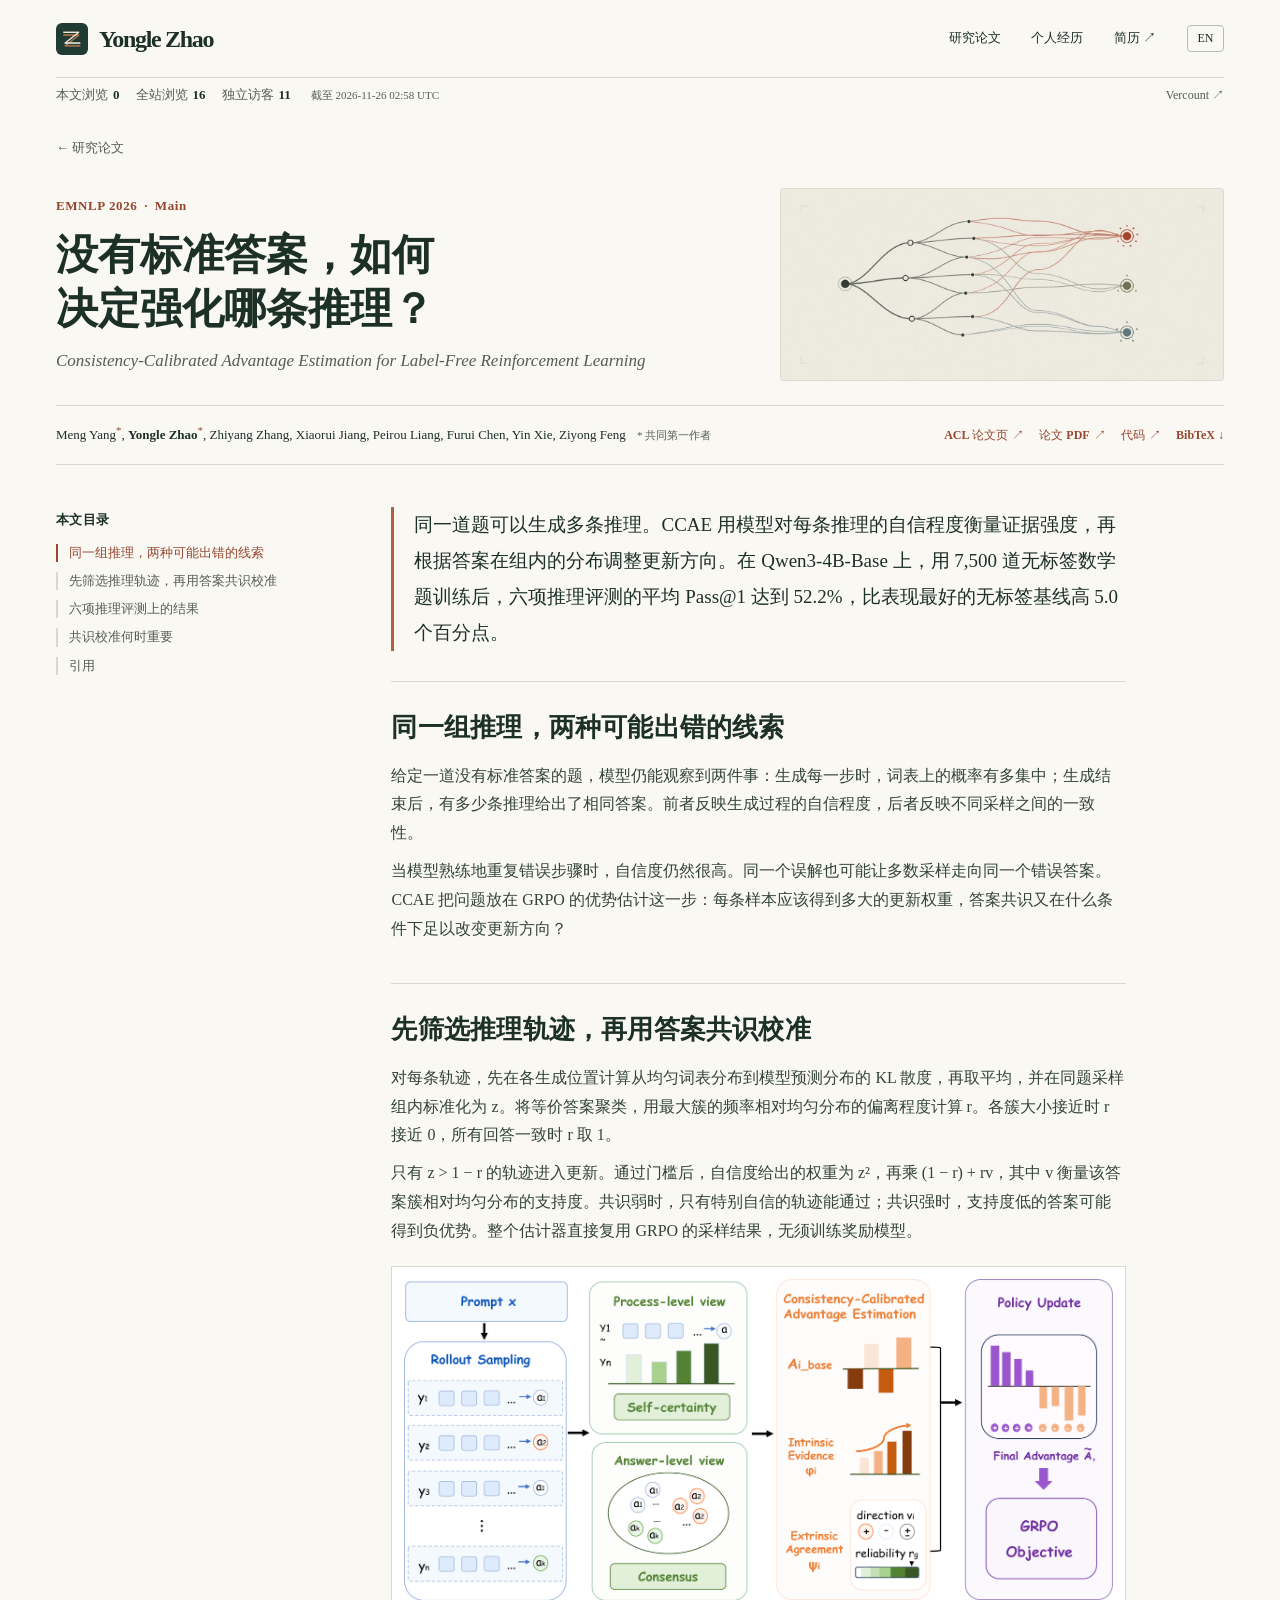
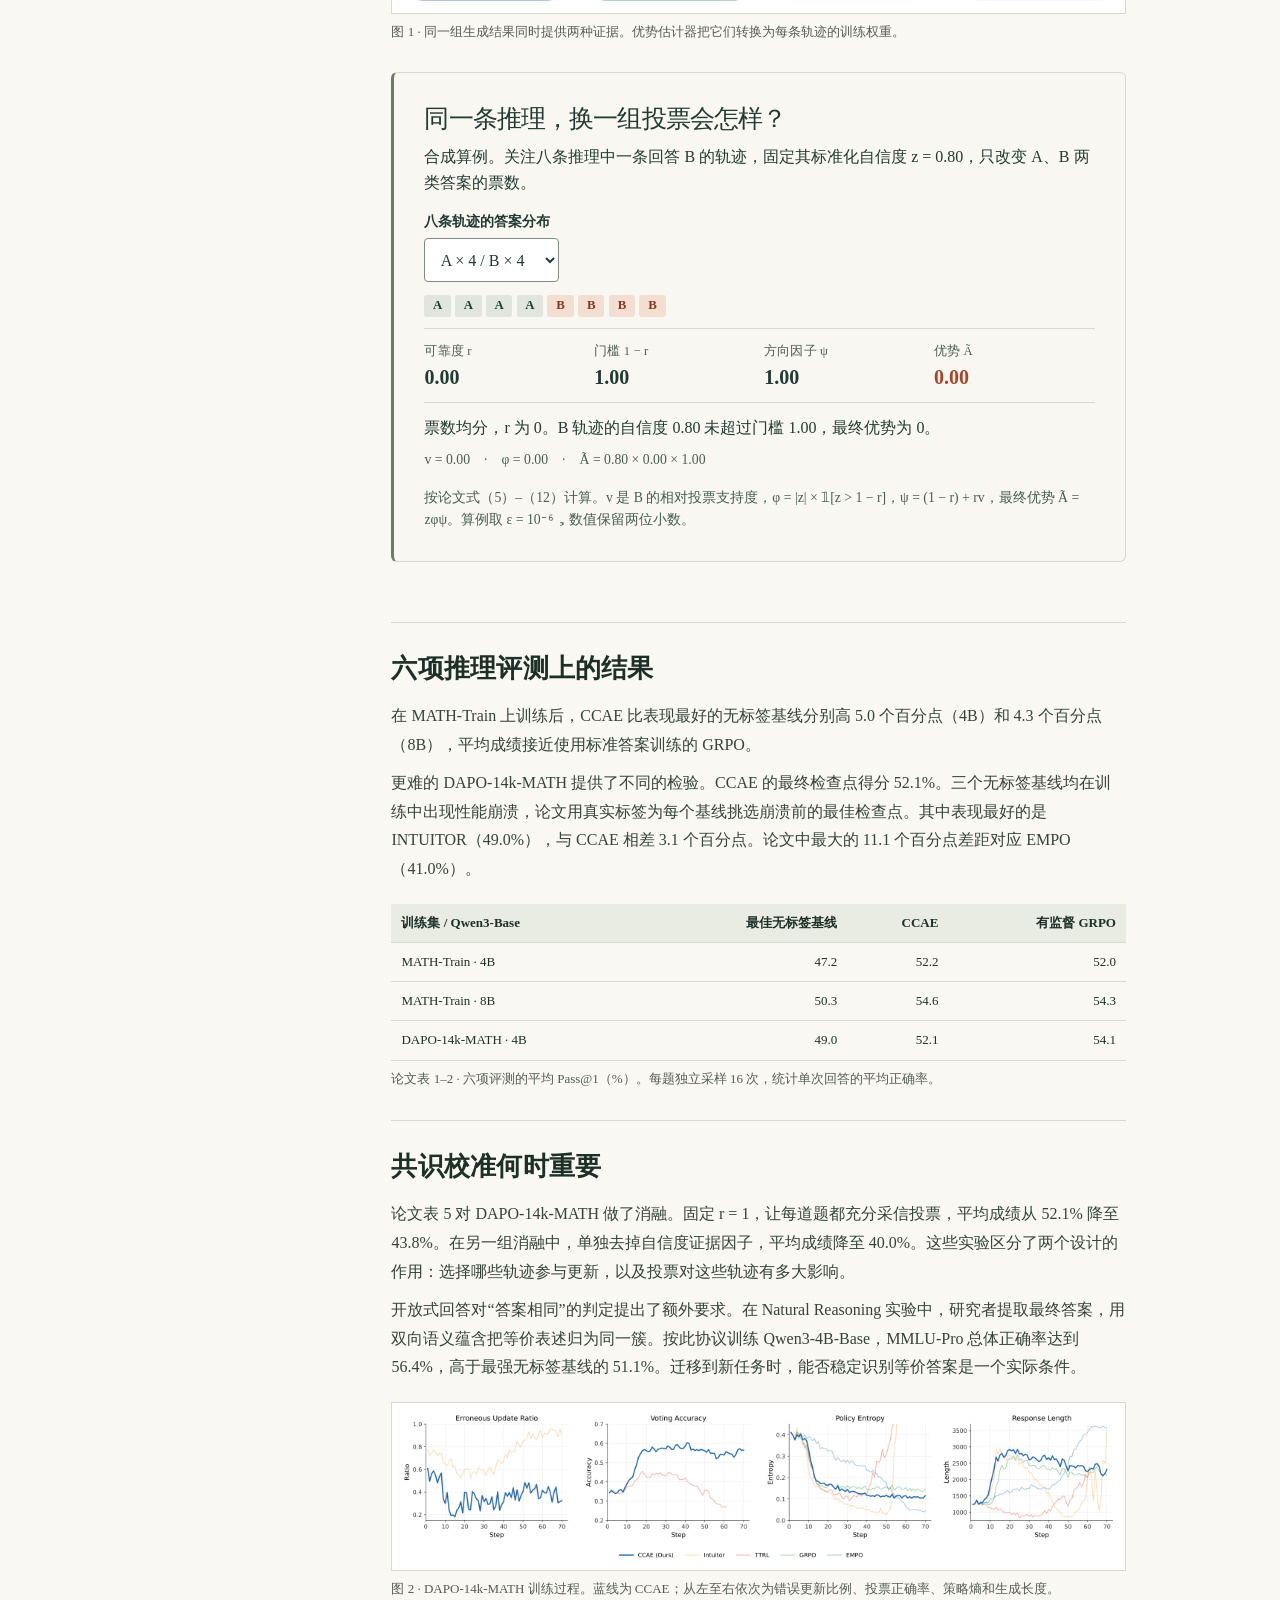
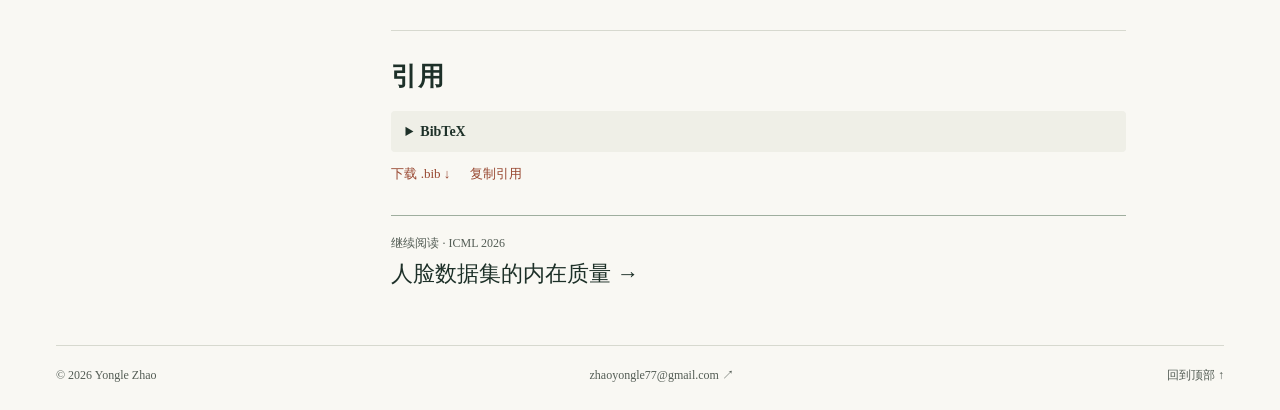
<file: research/emnlp/zh/index.html>
<!doctype html>
<html lang="zh-CN"><head><meta charset="utf-8"><meta name="viewport" content="width=device-width, initial-scale=1">
<title>EMNLP 2026 · Consistency-Calibrated Advantage Estimation for Label-Free Reinforcement Learning | Yongle Zhao</title><meta name="description" content="同一道题可以生成多条推理。CCAE 用模型对每条推理的自信程度衡量证据强度，再根据答案在组内的分布调整更新方向。在 Qwen3-4B-Base 上，用 7,500 道无标签数学题训练后，六项推理评测的平均 Pass@1 达到 52.2%，比表现最好的无标签基线高 5.0 个百分点。">
<meta name="theme-color" content="#f9f8f3"><link rel="alternate" hreflang="en" href="../index.html">
<link rel="icon" href="../../../assets/site/mark.png"><link rel="stylesheet" href="../../../assets/site/style.css?v=2">
<link rel="stylesheet" href="../../../assets/site/widgets.css">
<script defer src="../../../assets/site/site.js"></script>
<script defer src="../../../assets/site/analytics.js?v=2"></script>
<script defer src="../../../assets/site/widgets.js"></script>
</head><body id="top"><a class="skip" href="#main">跳至正文</a>
<header class="wrap mast"><a class="brand" href="../../../zh/index.html" aria-label="赵永乐 · 首页"><img src="../../../assets/site/mark.png" width="32" height="32" alt=""><span>Yongle Zhao</span></a>
<nav aria-label="主导航"><a class="" href="../../zh/index.html">研究论文</a><a class="" href="../../../zh/index.html#about">个人经历</a><a class="nav-cv" href="../../../assets/site/yongle-zhao-cv-zh.pdf">简历 <span aria-hidden="true">↗</span></a><a class="lang" data-language-switch href="../index.html" hreflang="en" lang="en" aria-label="Switch to English">EN</a></nav></header>
<section class="wrap visit-stats" id="visits" data-site-stats data-count-path="/research/emnlp/" aria-label="访问统计">
<dl data-stat-values><div><dt>本文浏览</dt><dd data-count="page_pv">0</dd></div><div><dt>全站浏览</dt><dd data-count="site_pv">16</dd></div><div><dt>独立访客</dt><dd data-count="site_uv">11</dd></div></dl><time data-as-of datetime="2026-11-26T02:58:16Z">截至 2026-11-26 02:58 UTC</time>
<a href="https://www.vercount.one/" target="_blank" rel="noopener noreferrer">Vercount ↗</a></section>
<main class="wrap" id="main"><div class="paper-back"><a class="back" href="../../zh/index.html">← 研究论文</a></div><header class="paper-hero">
<div class="paper-poster"><div class="article-meta">EMNLP 2026 <span>·</span> Main</div><h1>没有标准答案，如何决定强化哪条推理？</h1>
<p class="formal-title" lang="en">Consistency-Calibrated Advantage Estimation for Label-Free Reinforcement Learning</p></div>
<div class="paper-art"><img width="1200" height="520" src="../../../assets/art/cca.webp" alt="多条采样推理路径汇入不同答案组的示意"></div></header>
<div class="paper-byline"><div class="authors"><span>Meng Yang<sup>*</sup></span>, <span><strong>Yongle Zhao</strong><sup>*</sup></span>, <span>Zhiyang Zhang</span>, <span>Xiaorui Jiang</span>, <span>Peirou Liang</span>, <span>Furui Chen</span>, <span>Yin Xie</span>, <span>Ziyong Feng</span> <em>* 共同第一作者</em></div><div class="resources"><a class="resource" href="https://aclanthology.org/2026.emnlp-main.2484/" target="_blank" rel="noopener">ACL 论文页 <span class="arr" aria-hidden="true">↗</span></a><a class="resource" href="https://aclanthology.org/2026.emnlp-main.2484.pdf" target="_blank" rel="noopener">论文 PDF <span class="arr" aria-hidden="true">↗</span></a><a class="resource" href="https://github.com/tifing/CCAE" target="_blank" rel="noopener">代码 <span class="arr" aria-hidden="true">↗</span></a><a class="resource" href="#cite">BibTeX ↓</a></div></div>
<div class="reader"><aside class="contents"><div class="sticky"><h2>本文目录</h2><ol><li><a href="#problem">同一组推理，两种可能出错的线索</a></li><li><a href="#method">先筛选推理轨迹，再用答案共识校准</a></li><li><a href="#results">六项推理评测上的结果</a></li><li><a href="#scope">共识校准何时重要</a></li><li><a href="#cite">引用</a></li></ol></div></aside>
<div class="article-body"><p class="abstract">同一道题可以生成多条推理。CCAE 用模型对每条推理的自信程度衡量证据强度，再根据答案在组内的分布调整更新方向。在 Qwen3-4B-Base 上，用 7,500 道无标签数学题训练后，六项推理评测的平均 Pass@1 达到 52.2%，比表现最好的无标签基线高 5.0 个百分点。</p><section class="paper-section" id="problem"><h2>同一组推理，两种可能出错的线索</h2><p>给定一道没有标准答案的题，模型仍能观察到两件事：生成每一步时，词表上的概率有多集中；生成结束后，有多少条推理给出了相同答案。前者反映生成过程的自信程度，后者反映不同采样之间的一致性。</p><p>当模型熟练地重复错误步骤时，自信度仍然很高。同一个误解也可能让多数采样走向同一个错误答案。CCAE 把问题放在 GRPO 的优势估计这一步：每条样本应该得到多大的更新权重，答案共识又在什么条件下足以改变更新方向？</p></section><section class="paper-section" id="method"><h2>先筛选推理轨迹，再用答案共识校准</h2><p>对每条轨迹，先在各生成位置计算从均匀词表分布到模型预测分布的 KL 散度，再取平均，并在同题采样组内标准化为 z。将等价答案聚类，用最大簇的频率相对均匀分布的偏离程度计算 r。各簇大小接近时 r 接近 0，所有回答一致时 r 取 1。</p><p>只有 z &gt; 1 − r 的轨迹进入更新。通过门槛后，自信度给出的权重为 z²，再乘 (1 − r) + rv，其中 v 衡量该答案簇相对均匀分布的支持度。共识弱时，只有特别自信的轨迹能通过；共识强时，支持度低的答案可能得到负优势。整个估计器直接复用 GRPO 的采样结果，无须训练奖励模型。</p><figure class="paper-figure"><a href="../../../assets/emnlp/method.webp" target="_blank" rel="noopener" aria-label="查看原图 · 从同题采样得到过程自信度与答案共识，再生成用于 GRPO 的优势值。"><img loading="lazy" src="../../../assets/emnlp/method.webp" alt="从同题采样得到过程自信度与答案共识，再生成用于 GRPO 的优势值。"></a><figcaption>图 1 · 同一组生成结果同时提供两种证据。优势估计器把它们转换为每条轨迹的训练权重。</figcaption></figure><section class="paper-widget" aria-label="同一条推理，换一组投票会怎样？"><h3>同一条推理，换一组投票会怎样？</h3><p>合成算例。关注八条推理中一条回答 B 的轨迹，固定其标准化自信度 z = 0.80，只改变 A、B 两类答案的票数。</p><label class="paper-widget-choice" hidden><span>八条轨迹的答案分布</span><select><option value="0">A × 4 / B × 4</option><option value="1">A × 2 / B × 6</option><option value="2">A × 7 / B × 1</option></select></label><div class="paper-widget-cases"><details class="paper-widget-case" open><summary>A × 4 / B × 4</summary><div><div class="paper-widget-votes" aria-hidden="true"><span class="paper-widget-vote vote-a">A</span><span class="paper-widget-vote vote-a">A</span><span class="paper-widget-vote vote-a">A</span><span class="paper-widget-vote vote-a">A</span><span class="paper-widget-vote vote-b">B</span><span class="paper-widget-vote vote-b">B</span><span class="paper-widget-vote vote-b">B</span><span class="paper-widget-vote vote-b">B</span></div><dl class="paper-widget-metrics"><div><dt>可靠度 r</dt><dd>0.00</dd></div><div><dt>门槛 1 − r</dt><dd>1.00</dd></div><div><dt>方向因子 ψ</dt><dd>1.00</dd></div><div><dt>优势 Ã</dt><dd>0.00</dd></div></dl><p>票数均分，r 为 0。B 轨迹的自信度 0.80 未超过门槛 1.00，最终优势为 0。</p><p class="paper-widget-calc">v = 0.00　·　φ = 0.00　·　Ã = 0.80 × 0.00 × 1.00</p></div></details><details class="paper-widget-case"><summary>A × 2 / B × 6</summary><div><div class="paper-widget-votes" aria-hidden="true"><span class="paper-widget-vote vote-a">A</span><span class="paper-widget-vote vote-a">A</span><span class="paper-widget-vote vote-b">B</span><span class="paper-widget-vote vote-b">B</span><span class="paper-widget-vote vote-b">B</span><span class="paper-widget-vote vote-b">B</span><span class="paper-widget-vote vote-b">B</span><span class="paper-widget-vote vote-b">B</span></div><dl class="paper-widget-metrics"><div><dt>可靠度 r</dt><dd>0.50</dd></div><div><dt>门槛 1 − r</dt><dd>0.50</dd></div><div><dt>方向因子 ψ</dt><dd>1.00</dd></div><div><dt>优势 Ã</dt><dd>0.64</dd></div></dl><p>B 占多数，可靠度约为 0.50。门槛降到约 0.50，B 轨迹通过门控，获得正优势。</p><p class="paper-widget-calc">v = 1.00　·　φ = 0.80　·　Ã = 0.80 × 0.80 × 1.00</p></div></details><details class="paper-widget-case"><summary>A × 7 / B × 1</summary><div><div class="paper-widget-votes" aria-hidden="true"><span class="paper-widget-vote vote-a">A</span><span class="paper-widget-vote vote-a">A</span><span class="paper-widget-vote vote-a">A</span><span class="paper-widget-vote vote-a">A</span><span class="paper-widget-vote vote-a">A</span><span class="paper-widget-vote vote-a">A</span><span class="paper-widget-vote vote-a">A</span><span class="paper-widget-vote vote-b">B</span></div><dl class="paper-widget-metrics"><div><dt>可靠度 r</dt><dd>0.75</dd></div><div><dt>门槛 1 − r</dt><dd>0.25</dd></div><div><dt>方向因子 ψ</dt><dd>-0.50</dd></div><div><dt>优势 Ã</dt><dd>-0.32</dd></div></dl><p>B 仅有一票。虽然这条轨迹通过了自信度门控，但可靠的多数共识令方向因子约为 −0.50，最终优势转负。</p><p class="paper-widget-calc">v = -1.00　·　φ = 0.80　·　Ã = 0.80 × 0.80 × -0.50</p></div></details></div><p class="paper-widget-note">按论文式（5）–（12）计算。v 是 B 的相对投票支持度，φ = |z| × 𝟙[z &gt; 1 − r]，ψ = (1 − r) + rv，最终优势 Ã = zφψ。算例取 ε = 10⁻⁶，数值保留两位小数。</p></section></section><section class="paper-section" id="results"><h2>六项推理评测上的结果</h2><p>在 MATH-Train 上训练后，CCAE 比表现最好的无标签基线分别高 5.0 个百分点（4B）和 4.3 个百分点（8B），平均成绩接近使用标准答案训练的 GRPO。</p><p>更难的 DAPO-14k-MATH 提供了不同的检验。CCAE 的最终检查点得分 52.1%。三个无标签基线均在训练中出现性能崩溃，论文用真实标签为每个基线挑选崩溃前的最佳检查点。其中表现最好的是 INTUITOR（49.0%），与 CCAE 相差 3.1 个百分点。论文中最大的 11.1 个百分点差距对应 EMPO（41.0%）。</p><div class="paper-table" tabindex="0" role="region" aria-label="实验数据表"><table><caption>论文表 1–2 · 六项评测的平均 Pass@1（%）。每题独立采样 16 次，统计单次回答的平均正确率。</caption><thead><tr><th scope="col">训练集 / Qwen3-Base</th><th scope="col">最佳无标签基线</th><th scope="col">CCAE</th><th scope="col">有监督 GRPO</th></tr></thead><tbody><tr><th scope="row">MATH-Train · 4B</th><td>47.2</td><td>52.2</td><td>52.0</td></tr><tr><th scope="row">MATH-Train · 8B</th><td>50.3</td><td>54.6</td><td>54.3</td></tr><tr><th scope="row">DAPO-14k-MATH · 4B</th><td>49.0</td><td>52.1</td><td>54.1</td></tr></tbody></table></div></section><section class="paper-section" id="scope"><h2>共识校准何时重要</h2><p>论文表 5 对 DAPO-14k-MATH 做了消融。固定 r = 1，让每道题都充分采信投票，平均成绩从 52.1% 降至 43.8%。在另一组消融中，单独去掉自信度证据因子，平均成绩降至 40.0%。这些实验区分了两个设计的作用：选择哪些轨迹参与更新，以及投票对这些轨迹有多大影响。</p><p>开放式回答对“答案相同”的判定提出了额外要求。在 Natural Reasoning 实验中，研究者提取最终答案，用双向语义蕴含把等价表述归为同一簇。按此协议训练 Qwen3-4B-Base，MMLU-Pro 总体正确率达到 56.4%，高于最强无标签基线的 51.1%。迁移到新任务时，能否稳定识别等价答案是一个实际条件。</p><figure class="paper-figure"><a href="../../../assets/emnlp/training-dynamics.webp" target="_blank" rel="noopener" aria-label="查看原图 · DAPO 训练期间的四项时间序列，比较错误更新比例、投票正确率、策略熵和回答长度。"><img loading="lazy" src="../../../assets/emnlp/training-dynamics.webp" alt="DAPO 训练期间的四项时间序列，比较错误更新比例、投票正确率、策略熵和回答长度。"></a><figcaption>图 2 · DAPO-14k-MATH 训练过程。蓝线为 CCAE；从左至右依次为错误更新比例、投票正确率、策略熵和生成长度。</figcaption></figure></section>
<section class="paper-section citation" id="cite"><h2>引用</h2><details><summary>BibTeX</summary><pre><code>@inproceedings{yang-etal-2026-consistency,
    title = &quot;Consistency-Calibrated Advantage Estimation for Label-Free Reinforcement Learning&quot;,
    author = &quot;Yang, Meng  and
      Zhao, Yongle  and
      Zhang, Zhiyang  and
      Jiang, Xiaorui  and
      Liang, Peirou  and
      Chen, Furui  and
      Xie, Yin  and
      Feng, Ziyong&quot;,
    editor = &quot;Lee, Hung-Yi  and
      Dev, Sunipa  and
      Li, Junyi Jessy  and
      Elliott, Desmond&quot;,
    booktitle = &quot;Proceedings of the 2026 Conference on Empirical Methods in Natural Language Processing&quot;,
    month = oct,
    year = &quot;2026&quot;,
    address = &quot;Budapest, Hungary&quot;,
    publisher = &quot;Association for Computational Linguistics&quot;,
    url = &quot;https://aclanthology.org/2026.emnlp-main.2484/&quot;,
    doi = &quot;10.18653/2026.emnlp-main.2484&quot;,
    pages = &quot;56413--56425&quot;,
    ISBN = &quot;979-8-89176-459-0&quot;
}</code></pre></details>
<div class="citation-actions"><a href="../../../citations/cca.bib" download>下载 .bib ↓</a><button type="button" data-copy hidden>复制引用</button><span class="copy-status" role="status"></span></div></section><a class="next-paper" href="../../icml/zh/index.html"><small>继续阅读 · ICML 2026</small><strong>人脸数据集的内在质量 <span aria-hidden="true">→</span></strong></a></div></div></main>
<footer class="wrap footer"><span>© 2026 Yongle Zhao</span><a href="mailto:zhaoyongle77@gmail.com">zhaoyongle77@gmail.com <span aria-hidden="true">↗</span></a><a href="#top">回到顶部 ↑</a></footer>
</body></html>
</file>
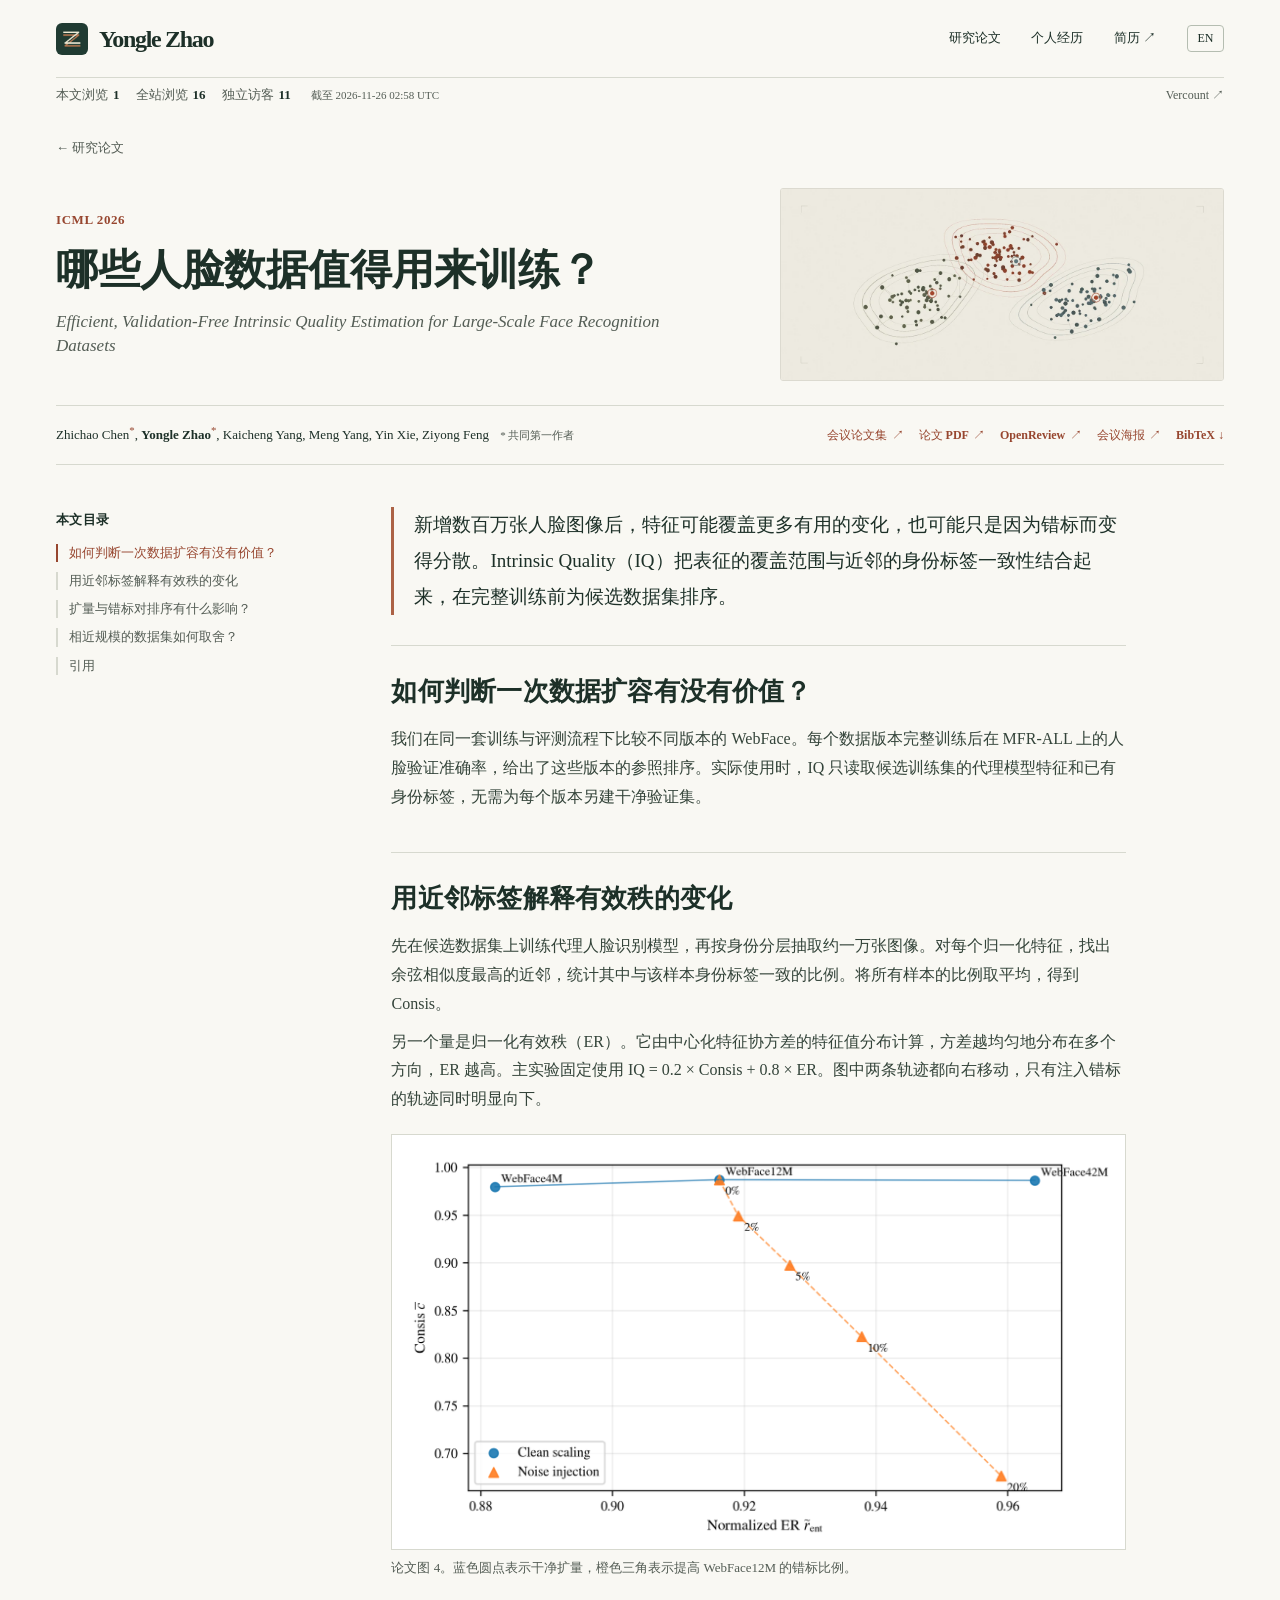
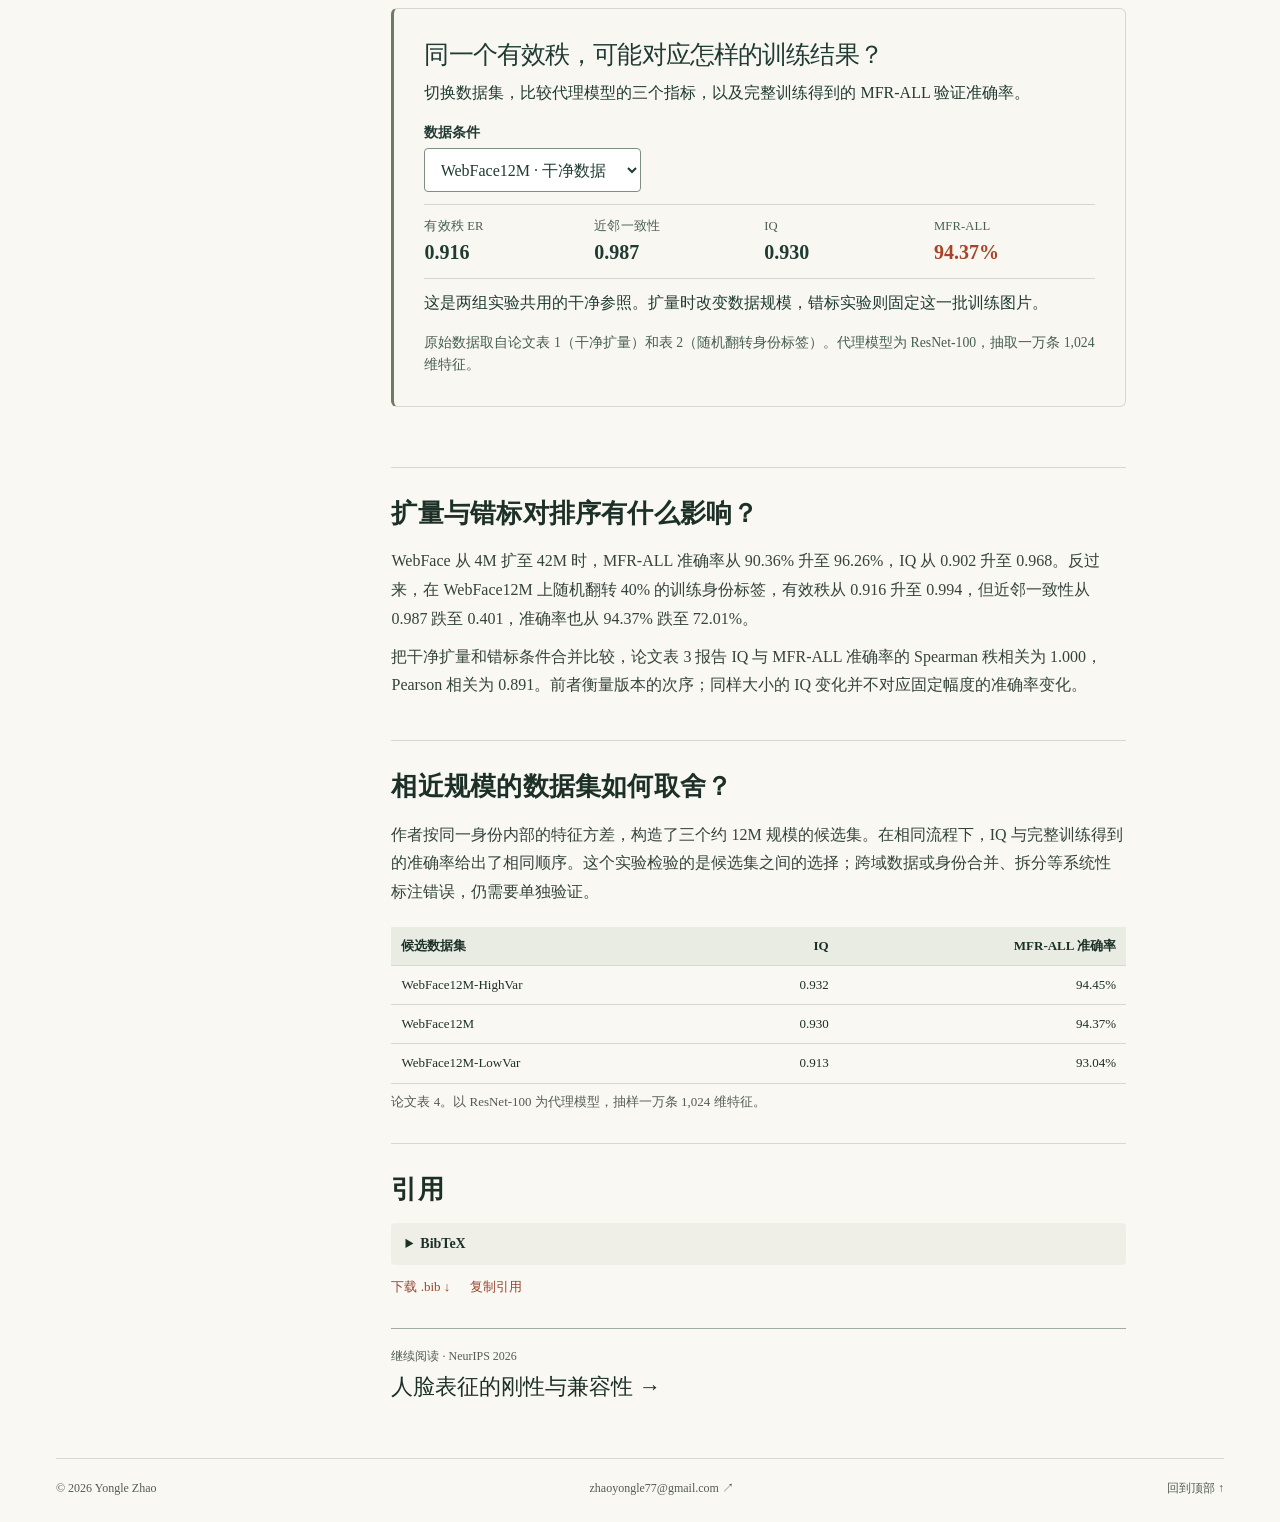
<file: research/icml/zh/index.html>
<!doctype html>
<html lang="zh-CN"><head><meta charset="utf-8"><meta name="viewport" content="width=device-width, initial-scale=1">
<title>ICML 2026 · Efficient, Validation-Free Intrinsic Quality Estimation for Large-Scale Face Recognition Datasets | Yongle Zhao</title><meta name="description" content="新增数百万张人脸图像后，特征可能覆盖更多有用的变化，也可能只是因为错标而变得分散。Intrinsic Quality（IQ）把表征的覆盖范围与近邻的身份标签一致性结合起来，在完整训练前为候选数据集排序。">
<meta name="theme-color" content="#f9f8f3"><link rel="alternate" hreflang="en" href="../index.html">
<link rel="icon" href="../../../assets/site/mark.png"><link rel="stylesheet" href="../../../assets/site/style.css?v=2">
<link rel="stylesheet" href="../../../assets/site/widgets.css">
<script defer src="../../../assets/site/site.js"></script>
<script defer src="../../../assets/site/analytics.js?v=2"></script>
<script defer src="../../../assets/site/widgets.js"></script>
</head><body id="top"><a class="skip" href="#main">跳至正文</a>
<header class="wrap mast"><a class="brand" href="../../../zh/index.html" aria-label="赵永乐 · 首页"><img src="../../../assets/site/mark.png" width="32" height="32" alt=""><span>Yongle Zhao</span></a>
<nav aria-label="主导航"><a class="" href="../../zh/index.html">研究论文</a><a class="" href="../../../zh/index.html#about">个人经历</a><a class="nav-cv" href="../../../assets/site/yongle-zhao-cv-zh.pdf">简历 <span aria-hidden="true">↗</span></a><a class="lang" data-language-switch href="../index.html" hreflang="en" lang="en" aria-label="Switch to English">EN</a></nav></header>
<section class="wrap visit-stats" id="visits" data-site-stats data-count-path="/research/icml/" aria-label="访问统计">
<dl data-stat-values><div><dt>本文浏览</dt><dd data-count="page_pv">1</dd></div><div><dt>全站浏览</dt><dd data-count="site_pv">16</dd></div><div><dt>独立访客</dt><dd data-count="site_uv">11</dd></div></dl><time data-as-of datetime="2026-11-26T02:58:16Z">截至 2026-11-26 02:58 UTC</time>
<a href="https://www.vercount.one/" target="_blank" rel="noopener noreferrer">Vercount ↗</a></section>
<main class="wrap" id="main"><div class="paper-back"><a class="back" href="../../zh/index.html">← 研究论文</a></div><header class="paper-hero">
<div class="paper-poster"><div class="article-meta">ICML 2026</div><h1>哪些人脸数据值得用来训练？</h1>
<p class="formal-title" lang="en">Efficient, Validation-Free Intrinsic Quality Estimation for Large-Scale Face Recognition Datasets</p></div>
<div class="paper-art"><img width="1200" height="520" src="../../../assets/art/iq.webp" alt="不同身份的样本聚类及其中的错标点示意"></div></header>
<div class="paper-byline"><div class="authors"><span>Zhichao Chen<sup>*</sup></span>, <span><strong>Yongle Zhao</strong><sup>*</sup></span>, <span>Kaicheng Yang</span>, <span>Meng Yang</span>, <span>Yin Xie</span>, <span>Ziyong Feng</span> <em>* 共同第一作者</em></div><div class="resources"><a class="resource" href="https://proceedings.mlr.press/v306/chen26gw.html" target="_blank" rel="noopener">会议论文集 <span class="arr" aria-hidden="true">↗</span></a><a class="resource" href="https://raw.githubusercontent.com/mlresearch/v306/main/assets/chen26gw/chen26gw.pdf" target="_blank" rel="noopener">论文 PDF <span class="arr" aria-hidden="true">↗</span></a><a class="resource" href="https://openreview.net/forum?id=EmMmxTMiGJ" target="_blank" rel="noopener">OpenReview <span class="arr" aria-hidden="true">↗</span></a><a class="resource" href="https://icml.cc/media/PosterPDFs/ICML%202026/65325.png" target="_blank" rel="noopener">会议海报 <span class="arr" aria-hidden="true">↗</span></a><a class="resource" href="#cite">BibTeX ↓</a></div></div>
<div class="reader"><aside class="contents"><div class="sticky"><h2>本文目录</h2><ol><li><a href="#question">如何判断一次数据扩容有没有价值？</a></li><li><a href="#method">用近邻标签解释有效秩的变化</a></li><li><a href="#experiments">扩量与错标对排序有什么影响？</a></li><li><a href="#selection">相近规模的数据集如何取舍？</a></li><li><a href="#cite">引用</a></li></ol></div></aside>
<div class="article-body"><p class="abstract">新增数百万张人脸图像后，特征可能覆盖更多有用的变化，也可能只是因为错标而变得分散。Intrinsic Quality（IQ）把表征的覆盖范围与近邻的身份标签一致性结合起来，在完整训练前为候选数据集排序。</p><section class="paper-section" id="question"><h2>如何判断一次数据扩容有没有价值？</h2><p>我们在同一套训练与评测流程下比较不同版本的 WebFace。每个数据版本完整训练后在 MFR-ALL 上的人脸验证准确率，给出了这些版本的参照排序。实际使用时，IQ 只读取候选训练集的代理模型特征和已有身份标签，无需为每个版本另建干净验证集。</p></section><section class="paper-section" id="method"><h2>用近邻标签解释有效秩的变化</h2><p>先在候选数据集上训练代理人脸识别模型，再按身份分层抽取约一万张图像。对每个归一化特征，找出余弦相似度最高的近邻，统计其中与该样本身份标签一致的比例。将所有样本的比例取平均，得到 Consis。</p><p>另一个量是归一化有效秩（ER）。它由中心化特征协方差的特征值分布计算，方差越均匀地分布在多个方向，ER 越高。主实验固定使用 IQ = 0.2 × Consis + 0.8 × ER。图中两条轨迹都向右移动，只有注入错标的轨迹同时明显向下。</p><figure class="paper-figure"><a href="../../../assets/icml/er-neighborhood.webp" target="_blank" rel="noopener" aria-label="查看原图 · 横轴为归一化有效秩，纵轴为近邻一致性。WebFace 从 4M 扩至 42M 的轨迹近乎水平，WebFace12M 加入 0% 至 20% 标签噪声的轨迹向右下方延伸。"><img loading="lazy" src="../../../assets/icml/er-neighborhood.webp" alt="横轴为归一化有效秩，纵轴为近邻一致性。WebFace 从 4M 扩至 42M 的轨迹近乎水平，WebFace12M 加入 0% 至 20% 标签噪声的轨迹向右下方延伸。"></a><figcaption>论文图 4。蓝色圆点表示干净扩量，橙色三角表示提高 WebFace12M 的错标比例。</figcaption></figure><section class="paper-widget" aria-label="同一个有效秩，可能对应怎样的训练结果？"><h3>同一个有效秩，可能对应怎样的训练结果？</h3><p>切换数据集，比较代理模型的三个指标，以及完整训练得到的 MFR-ALL 验证准确率。</p><label class="paper-widget-choice" hidden><span>数据条件</span><select><option value="0">WebFace12M · 干净数据</option><option value="1">WebFace4M · 干净数据</option><option value="2">WebFace42M · 干净数据</option><option value="3">WebFace12M · 5% 错标</option><option value="4">WebFace12M · 20% 错标</option><option value="5">WebFace12M · 40% 错标</option></select></label><div class="paper-widget-cases"><details class="paper-widget-case" open><summary>WebFace12M · 干净数据</summary><div><dl class="paper-widget-metrics"><div><dt>有效秩 ER</dt><dd>0.916</dd></div><div><dt>近邻一致性</dt><dd>0.987</dd></div><div><dt>IQ</dt><dd>0.930</dd></div><div><dt>MFR-ALL</dt><dd>94.37%</dd></div></dl><p>这是两组实验共用的干净参照。扩量时改变数据规模，错标实验则固定这一批训练图片。</p></div></details><details class="paper-widget-case"><summary>WebFace4M · 干净数据</summary><div><dl class="paper-widget-metrics"><div><dt>有效秩 ER</dt><dd>0.882</dd></div><div><dt>近邻一致性</dt><dd>0.980</dd></div><div><dt>IQ</dt><dd>0.902</dd></div><div><dt>MFR-ALL</dt><dd>90.36%</dd></div></dl><p>与干净的 12M 相比，较小数据集的近邻一致性仍然很高，但特征覆盖的有效维度较少，验证准确率也更低。</p></div></details><details class="paper-widget-case"><summary>WebFace42M · 干净数据</summary><div><dl class="paper-widget-metrics"><div><dt>有效秩 ER</dt><dd>0.964</dd></div><div><dt>近邻一致性</dt><dd>0.986</dd></div><div><dt>IQ</dt><dd>0.968</dd></div><div><dt>MFR-ALL</dt><dd>96.26%</dd></div></dl><p>从干净的 12M 扩到 42M，近邻一致性仅变化 0.001。有效秩的上升与完整训练后的准确率提升同时出现。</p></div></details><details class="paper-widget-case"><summary>WebFace12M · 5% 错标</summary><div><dl class="paper-widget-metrics"><div><dt>有效秩 ER</dt><dd>0.927</dd></div><div><dt>近邻一致性</dt><dd>0.897</dd></div><div><dt>IQ</dt><dd>0.921</dd></div><div><dt>MFR-ALL</dt><dd>94.21%</dd></div></dl><p>固定图片数量后，仅 5% 的错标就让近邻一致性从 0.987 降至 0.897。有效秩略升，IQ 和准确率均小幅下降。</p></div></details><details class="paper-widget-case"><summary>WebFace12M · 20% 错标</summary><div><dl class="paper-widget-metrics"><div><dt>有效秩 ER</dt><dd>0.959</dd></div><div><dt>近邻一致性</dt><dd>0.676</dd></div><div><dt>IQ</dt><dd>0.903</dd></div><div><dt>MFR-ALL</dt><dd>90.76%</dd></div></dl><p>有效秩已接近干净 42M 的 0.964，但错标破坏了近邻的一致性。此时 IQ 和验证准确率都接近干净的 4M。</p></div></details><details class="paper-widget-case"><summary>WebFace12M · 40% 错标</summary><div><dl class="paper-widget-metrics"><div><dt>有效秩 ER</dt><dd>0.994</dd></div><div><dt>近邻一致性</dt><dd>0.401</dd></div><div><dt>IQ</dt><dd>0.875</dd></div><div><dt>MFR-ALL</dt><dd>72.01%</dd></div></dl><p>这个设置的有效秩最高，完整训练后的准确率却最低。单独按有效秩选集会把它放到首位。</p></div></details></div><p class="paper-widget-note">原始数据取自论文表 1（干净扩量）和表 2（随机翻转身份标签）。代理模型为 ResNet-100，抽取一万条 1,024 维特征。</p></section></section><section class="paper-section" id="experiments"><h2>扩量与错标对排序有什么影响？</h2><p>WebFace 从 4M 扩至 42M 时，MFR-ALL 准确率从 90.36% 升至 96.26%，IQ 从 0.902 升至 0.968。反过来，在 WebFace12M 上随机翻转 40% 的训练身份标签，有效秩从 0.916 升至 0.994，但近邻一致性从 0.987 跌至 0.401，准确率也从 94.37% 跌至 72.01%。</p><p>把干净扩量和错标条件合并比较，论文表 3 报告 IQ 与 MFR-ALL 准确率的 Spearman 秩相关为 1.000，Pearson 相关为 0.891。前者衡量版本的次序；同样大小的 IQ 变化并不对应固定幅度的准确率变化。</p></section><section class="paper-section" id="selection"><h2>相近规模的数据集如何取舍？</h2><p>作者按同一身份内部的特征方差，构造了三个约 12M 规模的候选集。在相同流程下，IQ 与完整训练得到的准确率给出了相同顺序。这个实验检验的是候选集之间的选择；跨域数据或身份合并、拆分等系统性标注错误，仍需要单独验证。</p><div class="paper-table" tabindex="0" role="region" aria-label="实验数据表"><table><caption>论文表 4。以 ResNet-100 为代理模型，抽样一万条 1,024 维特征。</caption><thead><tr><th scope="col">候选数据集</th><th scope="col">IQ</th><th scope="col">MFR-ALL 准确率</th></tr></thead><tbody><tr><th scope="row">WebFace12M-HighVar</th><td>0.932</td><td>94.45%</td></tr><tr><th scope="row">WebFace12M</th><td>0.930</td><td>94.37%</td></tr><tr><th scope="row">WebFace12M-LowVar</th><td>0.913</td><td>93.04%</td></tr></tbody></table></div></section>
<section class="paper-section citation" id="cite"><h2>引用</h2><details><summary>BibTeX</summary><pre><code>@InProceedings{pmlr-v306-chen26gw,
  title     = {Efficient, Validation-Free Intrinsic Quality Estimation for Large-Scale Face Recognition Datasets},
  author    = {Chen, Zhichao and Zhao, Yongle and Yang, Kaicheng and Yang, Meng and Xie, Yin and Feng, Ziyong},
  booktitle = {Proceedings of the 43rd International Conference on Machine Learning},
  series    = {Proceedings of Machine Learning Research},
  volume    = {306},
  pages     = {18557--18567},
  publisher = {PMLR},
  year      = {2026},
  url       = {https://proceedings.mlr.press/v306/chen26gw.html}
}</code></pre></details>
<div class="citation-actions"><a href="../../../citations/iq.bib" download>下载 .bib ↓</a><button type="button" data-copy hidden>复制引用</button><span class="copy-status" role="status"></span></div></section><a class="next-paper" href="../../neurips/zh/index.html"><small>继续阅读 · NeurIPS 2026</small><strong>人脸表征的刚性与兼容性 <span aria-hidden="true">→</span></strong></a></div></div></main>
<footer class="wrap footer"><span>© 2026 Yongle Zhao</span><a href="mailto:zhaoyongle77@gmail.com">zhaoyongle77@gmail.com <span aria-hidden="true">↗</span></a><a href="#top">回到顶部 ↑</a></footer>
</body></html>
</file>
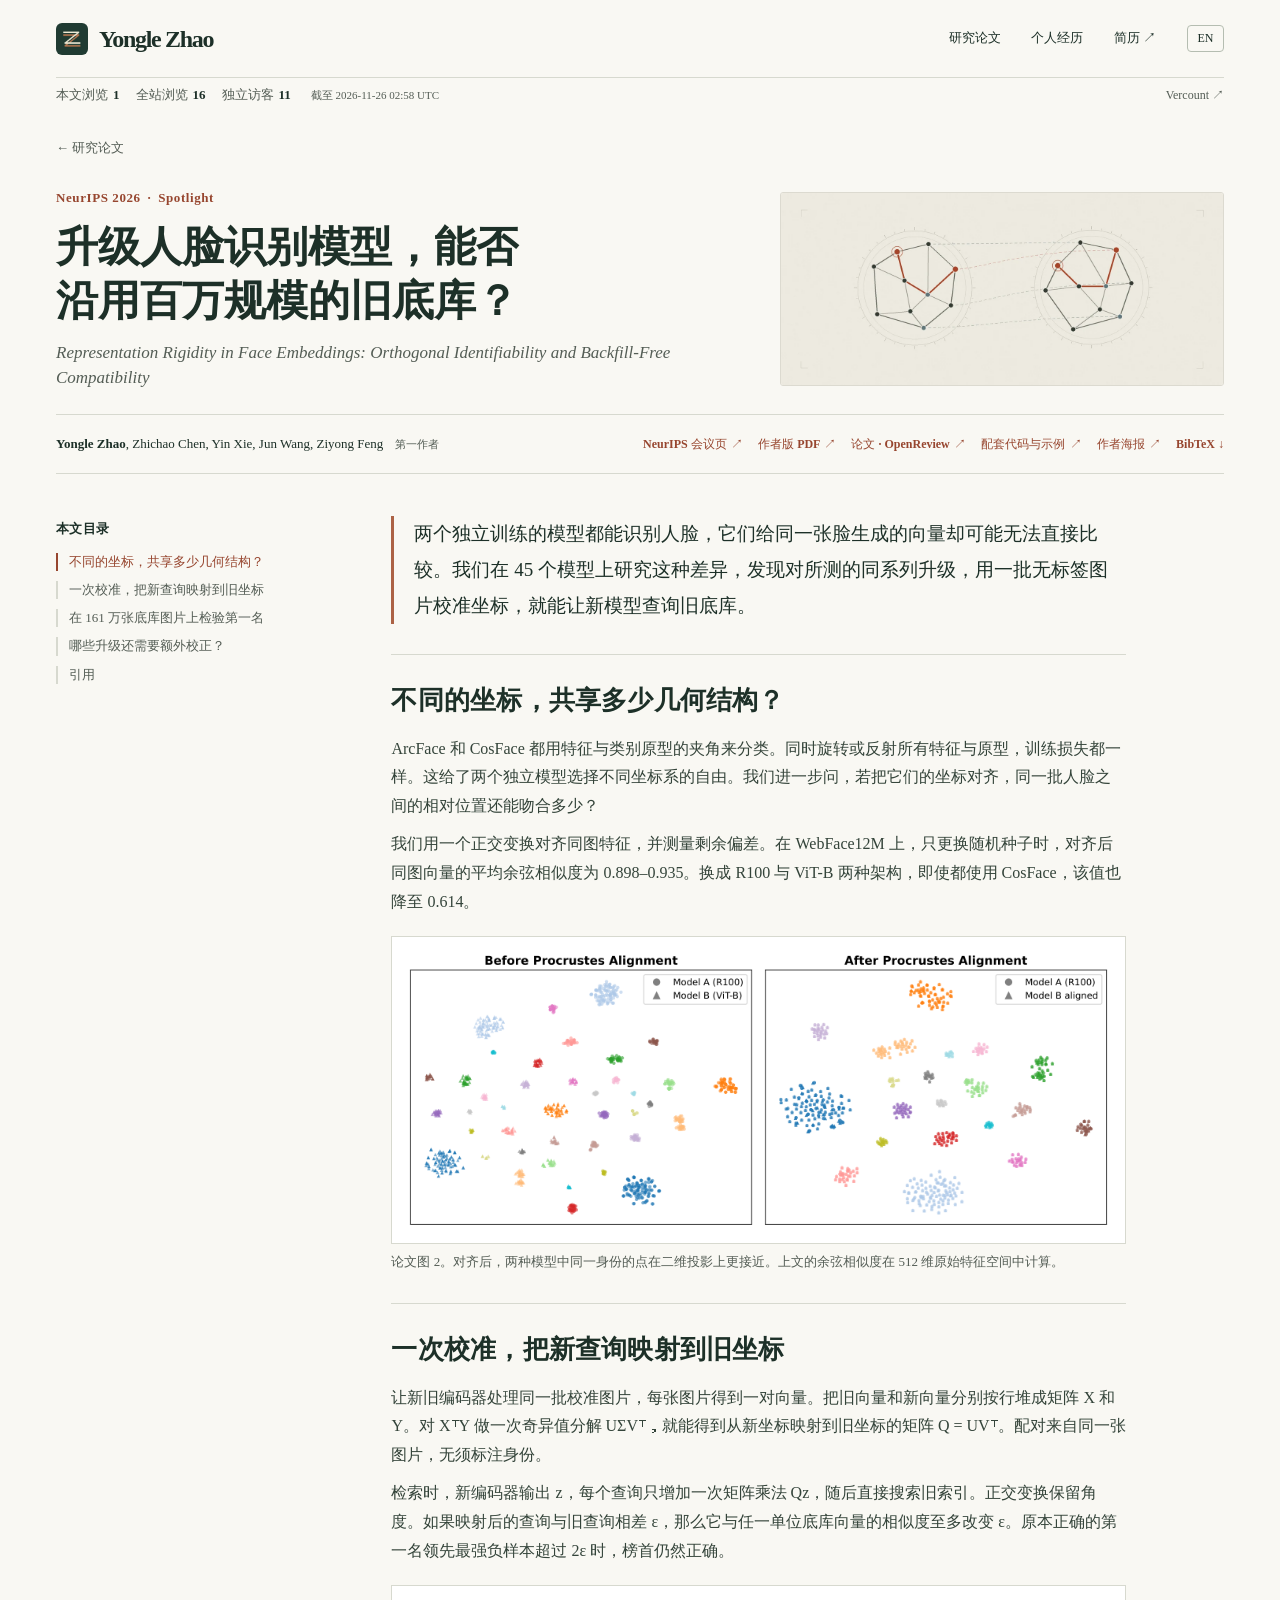
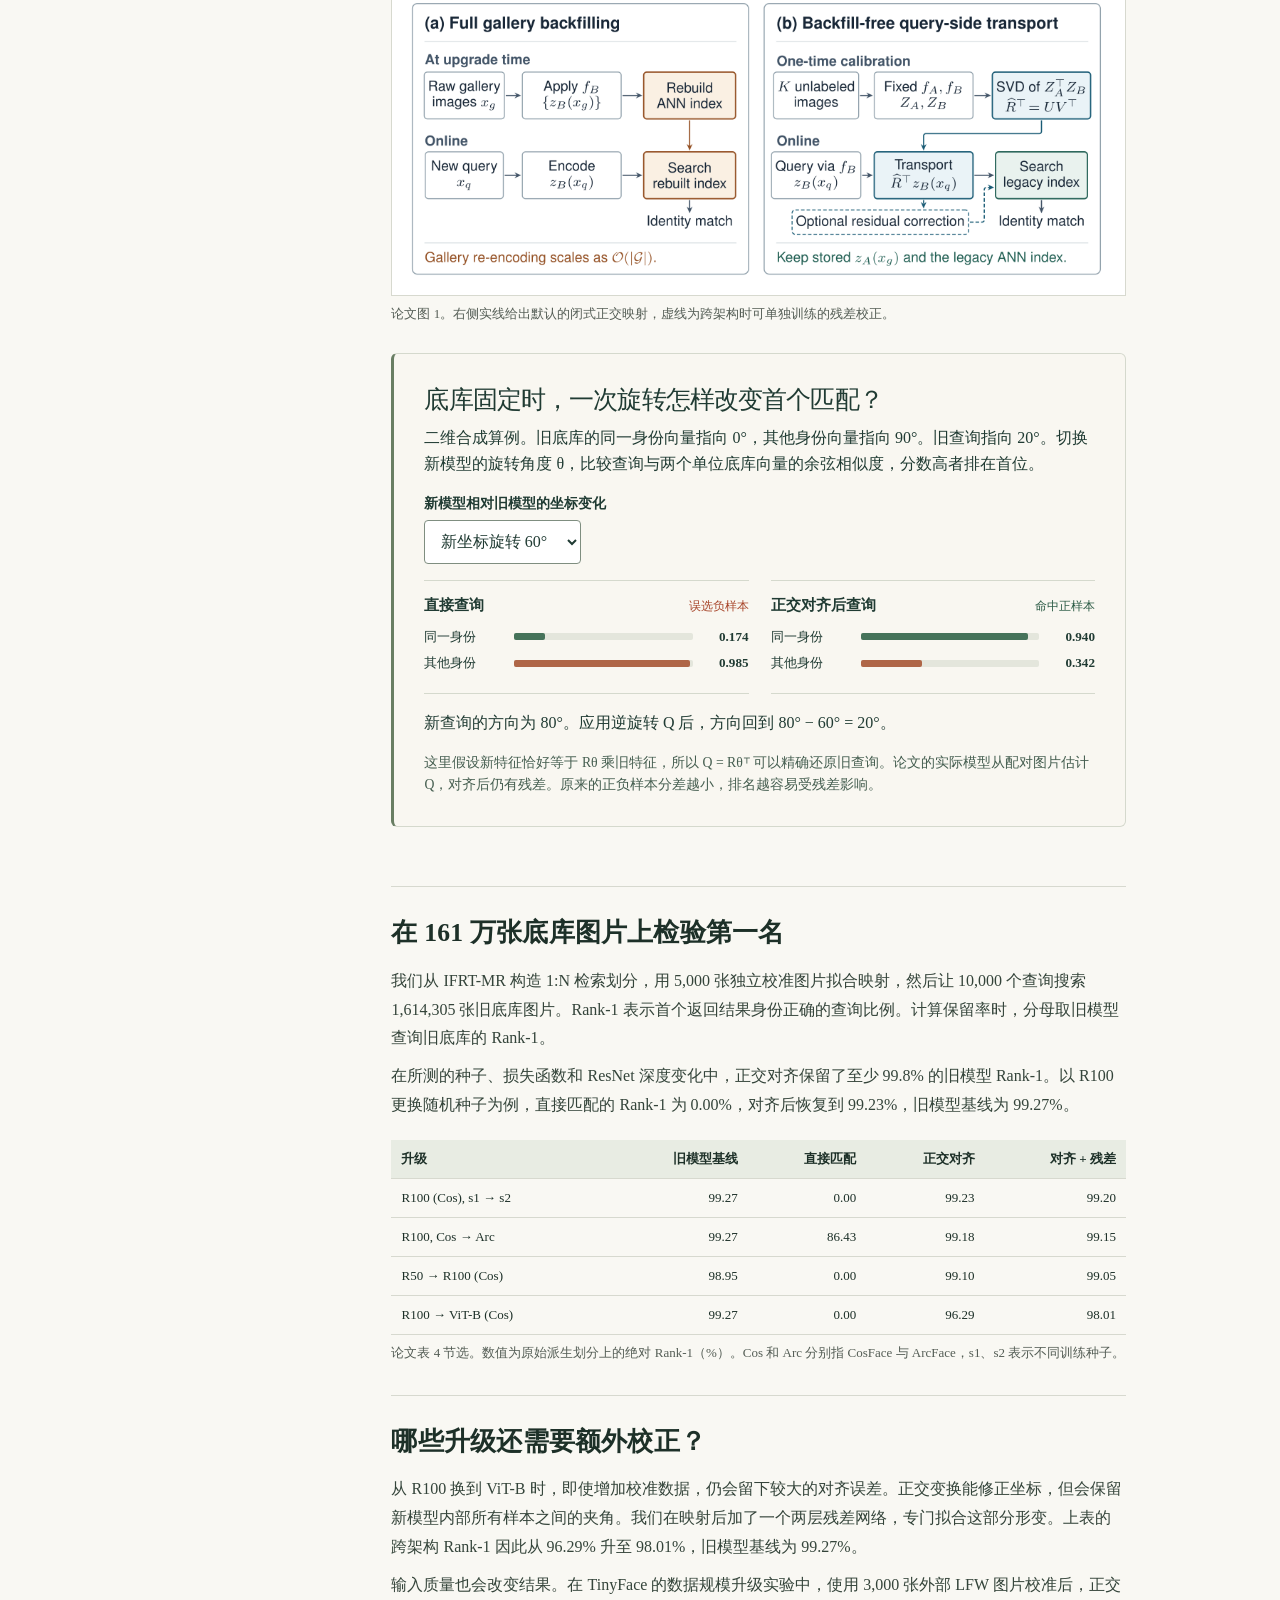
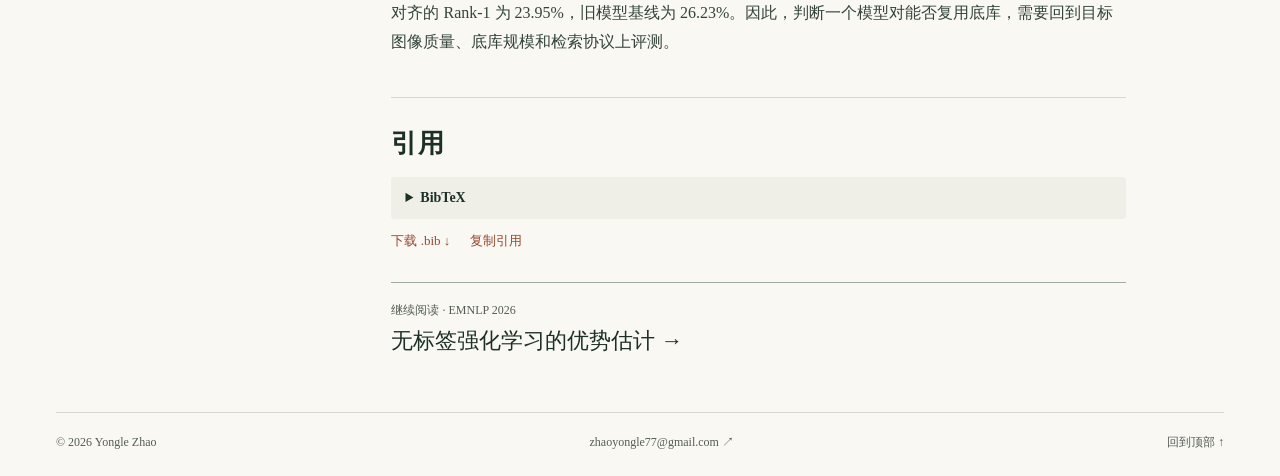
<file: research/neurips/zh/index.html>
<!doctype html>
<html lang="zh-CN"><head><meta charset="utf-8"><meta name="viewport" content="width=device-width, initial-scale=1">
<title>NeurIPS 2026 · Representation Rigidity in Face Embeddings: Orthogonal Identifiability and Backfill-Free Compatibility | Yongle Zhao</title><meta name="description" content="两个独立训练的模型都能识别人脸，它们给同一张脸生成的向量却可能无法直接比较。我们在 45 个模型上研究这种差异，发现对所测的同系列升级，用一批无标签图片校准坐标，就能让新模型查询旧底库。">
<meta name="theme-color" content="#f9f8f3"><link rel="alternate" hreflang="en" href="../index.html">
<link rel="icon" href="../../../assets/site/mark.png"><link rel="stylesheet" href="../../../assets/site/style.css?v=2">
<link rel="stylesheet" href="../../../assets/site/widgets.css">
<script defer src="../../../assets/site/site.js"></script>
<script defer src="../../../assets/site/analytics.js?v=2"></script>
<script defer src="../../../assets/site/widgets.js"></script>
</head><body id="top"><a class="skip" href="#main">跳至正文</a>
<header class="wrap mast"><a class="brand" href="../../../zh/index.html" aria-label="赵永乐 · 首页"><img src="../../../assets/site/mark.png" width="32" height="32" alt=""><span>Yongle Zhao</span></a>
<nav aria-label="主导航"><a class="" href="../../zh/index.html">研究论文</a><a class="" href="../../../zh/index.html#about">个人经历</a><a class="nav-cv" href="../../../assets/site/yongle-zhao-cv-zh.pdf">简历 <span aria-hidden="true">↗</span></a><a class="lang" data-language-switch href="../index.html" hreflang="en" lang="en" aria-label="Switch to English">EN</a></nav></header>
<section class="wrap visit-stats" id="visits" data-site-stats data-count-path="/research/neurips/" aria-label="访问统计">
<dl data-stat-values><div><dt>本文浏览</dt><dd data-count="page_pv">1</dd></div><div><dt>全站浏览</dt><dd data-count="site_pv">16</dd></div><div><dt>独立访客</dt><dd data-count="site_uv">11</dd></div></dl><time data-as-of datetime="2026-11-26T02:58:16Z">截至 2026-11-26 02:58 UTC</time>
<a href="https://www.vercount.one/" target="_blank" rel="noopener noreferrer">Vercount ↗</a></section>
<main class="wrap" id="main"><div class="paper-back"><a class="back" href="../../zh/index.html">← 研究论文</a></div><header class="paper-hero">
<div class="paper-poster"><div class="article-meta">NeurIPS 2026 <span>·</span> Spotlight</div><h1>升级人脸识别模型，能否沿用百万规模的旧底库？</h1>
<p class="formal-title" lang="en">Representation Rigidity in Face Embeddings: Orthogonal Identifiability and Backfill-Free Compatibility</p></div>
<div class="paper-art"><img width="1200" height="520" src="../../../assets/art/rigidity.webp" alt="同一组点在两套旋转坐标中的对应关系示意"></div></header>
<div class="paper-byline"><div class="authors"><span><strong>Yongle Zhao</strong></span>, <span>Zhichao Chen</span>, <span>Yin Xie</span>, <span>Jun Wang</span>, <span>Ziyong Feng</span> <em>第一作者</em></div><div class="resources"><a class="resource" href="https://neurips.cc/virtual/2026/poster/151431" target="_blank" rel="noopener">NeurIPS 会议页 <span class="arr" aria-hidden="true">↗</span></a><a class="resource" href="../../../assets/neurips/representation-rigidity.pdf" target="_blank" rel="noopener">作者版 PDF <span class="arr" aria-hidden="true">↗</span></a><a class="resource" href="https://openreview.net/forum?id=alci29b9Vd" target="_blank" rel="noopener">论文 · OpenReview <span class="arr" aria-hidden="true">↗</span></a><a class="resource" href="https://github.com/yunglechao/ORBIT-Face" target="_blank" rel="noopener">配套代码与示例 <span class="arr" aria-hidden="true">↗</span></a><a class="resource" href="../../../assets/neurips/representation-rigidity-poster.pdf" target="_blank" rel="noopener">作者海报 <span class="arr" aria-hidden="true">↗</span></a><a class="resource" href="#cite">BibTeX ↓</a></div></div>
<div class="reader"><aside class="contents"><div class="sticky"><h2>本文目录</h2><ol><li><a href="#geometry">不同的坐标，共享多少几何结构？</a></li><li><a href="#method">一次校准，把新查询映射到旧坐标</a></li><li><a href="#retrieval">在 161 万张底库图片上检验第一名</a></li><li><a href="#limits">哪些升级还需要额外校正？</a></li><li><a href="#cite">引用</a></li></ol></div></aside>
<div class="article-body"><p class="abstract">两个独立训练的模型都能识别人脸，它们给同一张脸生成的向量却可能无法直接比较。我们在 45 个模型上研究这种差异，发现对所测的同系列升级，用一批无标签图片校准坐标，就能让新模型查询旧底库。</p><section class="paper-section" id="geometry"><h2>不同的坐标，共享多少几何结构？</h2><p>ArcFace 和 CosFace 都用特征与类别原型的夹角来分类。同时旋转或反射所有特征与原型，训练损失都一样。这给了两个独立模型选择不同坐标系的自由。我们进一步问，若把它们的坐标对齐，同一批人脸之间的相对位置还能吻合多少？</p><p>我们用一个正交变换对齐同图特征，并测量剩余偏差。在 WebFace12M 上，只更换随机种子时，对齐后同图向量的平均余弦相似度为 0.898–0.935。换成 R100 与 ViT-B 两种架构，即使都使用 CosFace，该值也降至 0.614。</p><figure class="paper-figure"><a href="../../../assets/neurips/alignment.png" target="_blank" rel="noopener" aria-label="查看原图 · 正交对齐前后的人脸特征 t-SNE 散点图，圆形代表 R100，三角代表 ViT-B，颜色区分身份。"><img loading="lazy" src="../../../assets/neurips/alignment.png" alt="正交对齐前后的人脸特征 t-SNE 散点图，圆形代表 R100，三角代表 ViT-B，颜色区分身份。"></a><figcaption>论文图 2。对齐后，两种模型中同一身份的点在二维投影上更接近。上文的余弦相似度在 512 维原始特征空间中计算。</figcaption></figure></section><section class="paper-section" id="method"><h2>一次校准，把新查询映射到旧坐标</h2><p>让新旧编码器处理同一批校准图片，每张图片得到一对向量。把旧向量和新向量分别按行堆成矩阵 X 和 Y。对 XᵀY 做一次奇异值分解 UΣVᵀ，就能得到从新坐标映射到旧坐标的矩阵 Q = UVᵀ。配对来自同一张图片，无须标注身份。</p><p>检索时，新编码器输出 z，每个查询只增加一次矩阵乘法 Qz，随后直接搜索旧索引。正交变换保留角度。如果映射后的查询与旧查询相差 ε，那么它与任一单位底库向量的相似度至多改变 ε。原本正确的第一名领先最强负样本超过 2ε 时，榜首仍然正确。</p><figure class="paper-figure"><a href="../../../assets/neurips/deployment.png" target="_blank" rel="noopener" aria-label="查看原图 · 两种升级流程。左侧重新编码底库并重建索引。右侧用共用图片校准两个编码器，在线将查询映射到旧索引。"><img loading="lazy" src="../../../assets/neurips/deployment.png" alt="两种升级流程。左侧重新编码底库并重建索引。右侧用共用图片校准两个编码器，在线将查询映射到旧索引。"></a><figcaption>论文图 1。右侧实线给出默认的闭式正交映射，虚线为跨架构时可单独训练的残差校正。</figcaption></figure><section class="paper-widget" aria-label="底库固定时，一次旋转怎样改变首个匹配？"><h3>底库固定时，一次旋转怎样改变首个匹配？</h3><p>二维合成算例。旧底库的同一身份向量指向 0°，其他身份向量指向 90°。旧查询指向 20°。切换新模型的旋转角度 θ，比较查询与两个单位底库向量的余弦相似度，分数高者排在首位。</p><label class="paper-widget-choice" hidden><span>新模型相对旧模型的坐标变化</span><select><option value="0">新坐标旋转 60°</option><option value="1">新坐标旋转 20°</option><option value="2">新坐标旋转 0°</option></select></label><div class="paper-widget-cases"><details class="paper-widget-case" open><summary>新坐标旋转 60°</summary><div><div class="paper-score-pair"><div class="paper-score-group"><div class="paper-score-head"><strong>直接查询</strong><span class="paper-score-result miss">误选负样本</span></div><div class="paper-score-row"><span>同一身份</span><span class="paper-score-track" aria-hidden="true"><i class="paper-score-fill positive" style="width:17.365%"></i></span><b>0.174</b></div><div class="paper-score-row"><span>其他身份</span><span class="paper-score-track" aria-hidden="true"><i class="paper-score-fill negative" style="width:98.481%"></i></span><b>0.985</b></div></div><div class="paper-score-group"><div class="paper-score-head"><strong>正交对齐后查询</strong><span class="paper-score-result hit">命中正样本</span></div><div class="paper-score-row"><span>同一身份</span><span class="paper-score-track" aria-hidden="true"><i class="paper-score-fill positive" style="width:93.969%"></i></span><b>0.940</b></div><div class="paper-score-row"><span>其他身份</span><span class="paper-score-track" aria-hidden="true"><i class="paper-score-fill negative" style="width:34.202%"></i></span><b>0.342</b></div></div></div><p>新查询的方向为 80°。应用逆旋转 Q 后，方向回到 80° − 60° = 20°。</p></div></details><details class="paper-widget-case"><summary>新坐标旋转 20°</summary><div><div class="paper-score-pair"><div class="paper-score-group"><div class="paper-score-head"><strong>直接查询</strong><span class="paper-score-result hit">命中正样本</span></div><div class="paper-score-row"><span>同一身份</span><span class="paper-score-track" aria-hidden="true"><i class="paper-score-fill positive" style="width:76.604%"></i></span><b>0.766</b></div><div class="paper-score-row"><span>其他身份</span><span class="paper-score-track" aria-hidden="true"><i class="paper-score-fill negative" style="width:64.279%"></i></span><b>0.643</b></div></div><div class="paper-score-group"><div class="paper-score-head"><strong>正交对齐后查询</strong><span class="paper-score-result hit">命中正样本</span></div><div class="paper-score-row"><span>同一身份</span><span class="paper-score-track" aria-hidden="true"><i class="paper-score-fill positive" style="width:93.969%"></i></span><b>0.940</b></div><div class="paper-score-row"><span>其他身份</span><span class="paper-score-track" aria-hidden="true"><i class="paper-score-fill negative" style="width:34.202%"></i></span><b>0.342</b></div></div></div><p>新查询的方向为 40°。应用逆旋转 Q 后，方向回到 40° − 20° = 20°。</p></div></details><details class="paper-widget-case"><summary>新坐标旋转 0°</summary><div><div class="paper-score-pair"><div class="paper-score-group"><div class="paper-score-head"><strong>直接查询</strong><span class="paper-score-result hit">命中正样本</span></div><div class="paper-score-row"><span>同一身份</span><span class="paper-score-track" aria-hidden="true"><i class="paper-score-fill positive" style="width:93.969%"></i></span><b>0.940</b></div><div class="paper-score-row"><span>其他身份</span><span class="paper-score-track" aria-hidden="true"><i class="paper-score-fill negative" style="width:34.202%"></i></span><b>0.342</b></div></div><div class="paper-score-group"><div class="paper-score-head"><strong>正交对齐后查询</strong><span class="paper-score-result hit">命中正样本</span></div><div class="paper-score-row"><span>同一身份</span><span class="paper-score-track" aria-hidden="true"><i class="paper-score-fill positive" style="width:93.969%"></i></span><b>0.940</b></div><div class="paper-score-row"><span>其他身份</span><span class="paper-score-track" aria-hidden="true"><i class="paper-score-fill negative" style="width:34.202%"></i></span><b>0.342</b></div></div></div><p>新查询的方向为 20°。应用逆旋转 Q 后，方向回到 20° − 0° = 20°。</p></div></details></div><p class="paper-widget-note">这里假设新特征恰好等于 Rθ 乘旧特征，所以 Q = Rθᵀ 可以精确还原旧查询。论文的实际模型从配对图片估计 Q，对齐后仍有残差。原来的正负样本分差越小，排名越容易受残差影响。</p></section></section><section class="paper-section" id="retrieval"><h2>在 161 万张底库图片上检验第一名</h2><p>我们从 IFRT-MR 构造 1:N 检索划分，用 5,000 张独立校准图片拟合映射，然后让 10,000 个查询搜索 1,614,305 张旧底库图片。Rank-1 表示首个返回结果身份正确的查询比例。计算保留率时，分母取旧模型查询旧底库的 Rank-1。</p><p>在所测的种子、损失函数和 ResNet 深度变化中，正交对齐保留了至少 99.8% 的旧模型 Rank-1。以 R100 更换随机种子为例，直接匹配的 Rank-1 为 0.00%，对齐后恢复到 99.23%，旧模型基线为 99.27%。</p><div class="paper-table" tabindex="0" role="region" aria-label="实验数据表"><table><caption>论文表 4 节选。数值为原始派生划分上的绝对 Rank-1（%）。Cos 和 Arc 分别指 CosFace 与 ArcFace，s1、s2 表示不同训练种子。</caption><thead><tr><th scope="col">升级</th><th scope="col">旧模型基线</th><th scope="col">直接匹配</th><th scope="col">正交对齐</th><th scope="col">对齐 + 残差</th></tr></thead><tbody><tr><th scope="row">R100 (Cos), s1 → s2</th><td>99.27</td><td>0.00</td><td>99.23</td><td>99.20</td></tr><tr><th scope="row">R100, Cos → Arc</th><td>99.27</td><td>86.43</td><td>99.18</td><td>99.15</td></tr><tr><th scope="row">R50 → R100 (Cos)</th><td>98.95</td><td>0.00</td><td>99.10</td><td>99.05</td></tr><tr><th scope="row">R100 → ViT-B (Cos)</th><td>99.27</td><td>0.00</td><td>96.29</td><td>98.01</td></tr></tbody></table></div></section><section class="paper-section" id="limits"><h2>哪些升级还需要额外校正？</h2><p>从 R100 换到 ViT-B 时，即使增加校准数据，仍会留下较大的对齐误差。正交变换能修正坐标，但会保留新模型内部所有样本之间的夹角。我们在映射后加了一个两层残差网络，专门拟合这部分形变。上表的跨架构 Rank-1 因此从 96.29% 升至 98.01%，旧模型基线为 99.27%。</p><p>输入质量也会改变结果。在 TinyFace 的数据规模升级实验中，使用 3,000 张外部 LFW 图片校准后，正交对齐的 Rank-1 为 23.95%，旧模型基线为 26.23%。因此，判断一个模型对能否复用底库，需要回到目标图像质量、底库规模和检索协议上评测。</p></section>
<section class="paper-section citation" id="cite"><h2>引用</h2><details><summary>BibTeX</summary><pre><code>@inproceedings{zhao2026representationrigidity,
  title = {Representation Rigidity in Face Embeddings: Orthogonal Identifiability and Backfill-Free Compatibility},
  author = {Zhao, Yongle and Chen, Zhichao and Xie, Yin and Wang, Jun and Feng, Ziyong},
  booktitle = {Advances in Neural Information Processing Systems},
  year = {2026},
  url = {https://openreview.net/forum?id=alci29b9Vd}
}</code></pre></details>
<div class="citation-actions"><a href="../../../citations/rigidity.bib" download>下载 .bib ↓</a><button type="button" data-copy hidden>复制引用</button><span class="copy-status" role="status"></span></div></section><a class="next-paper" href="../../emnlp/zh/index.html"><small>继续阅读 · EMNLP 2026</small><strong>无标签强化学习的优势估计 <span aria-hidden="true">→</span></strong></a></div></div></main>
<footer class="wrap footer"><span>© 2026 Yongle Zhao</span><a href="mailto:zhaoyongle77@gmail.com">zhaoyongle77@gmail.com <span aria-hidden="true">↗</span></a><a href="#top">回到顶部 ↑</a></footer>
</body></html>
</file>
<file: assets/site/style.css>
:root {
  --paper: #f9f8f3;
  --ink: #1d3028;
  --green: #223b32;
  --muted: #545d55;
  --rust: #97462f;
  --border: #d7d9cf;
  --typeface: Times, "Times New Roman", "PingFang SC", -apple-system, "Microsoft YaHei", serif;
  color-scheme: light;
}
* {box-sizing: border-box}
[hidden] {display:none!important}
html {scroll-behavior: smooth; scroll-padding-top: 24px}
body {margin: 0; background: var(--paper); color: var(--ink); font-family: var(--typeface); -webkit-font-smoothing: antialiased; line-height: 1.55}
.wrap {width: min(1196px, calc(100% - 112px)); margin-inline: auto}
a {color: inherit; text-decoration: none}
a, button, input, summary {touch-action: manipulation}
a:focus-visible, button:focus-visible, input:focus-visible, summary:focus-visible, [tabindex]:focus-visible {outline: 2px solid #aa502d; outline-offset: 4px}
button,input,select {font: inherit}
code {font-family: inherit}
img {max-width: 100%; display: block}
.skip {position: absolute; top: -100px; left: 8px; z-index: 20; padding: 8px; background: white}
.skip:focus {top: 8px}
.mast {display: flex; justify-content: space-between; align-items: center; min-height: 78px; border-bottom: 1px solid var(--border); gap: 20px}
.brand {display: inline-flex; gap: 11px; align-items: center; font: 600 24px/1 var(--typeface); letter-spacing: -.055em}
.brand img {border-radius: 6px}
nav {display: flex; gap: clamp(16px,2.4vw,36px); align-items: center; font-size: 13px; font-weight: 500}
nav a:hover, .footer a:hover, .back:hover, .text-link:hover, .resource:hover, .citation a:hover {color: var(--rust)}
nav .lang {border: 1px solid #b5bdb1; min-width: 37px; text-align: center; padding: 3px 7px; border-radius: 4px; font-size: 12px}
h1,h2,h3,p,figure,ol,ul {margin: 0}
h1,h2,h3 {text-wrap: pretty}
.hero {display: grid; grid-template-columns: 1.04fr 1fr; gap: clamp(30px,5vw,76px); align-items: center; padding: clamp(40px,4.1vw,64px) 0}
.affil,.article-meta,.paper-meta {font-size: 12px; font-weight: 650; color: var(--rust); letter-spacing: .045em}
.affil {display: flex; gap: 10px; align-items: center; margin-bottom: 16px}
.affil span {width: 23px; height: 2px; background: var(--rust)}
.hero h1 {font-family: var(--typeface); font-size: clamp(62px,6.1vw,87px); letter-spacing: -.068em; font-weight: 400; line-height: .99}
.hero h1 span {display: block; font-size: .45em; letter-spacing: .12em; margin: 11px 0 0 2px; line-height: 1.25}
.hero-bio {font-size: clamp(15px,1.26vw,19px); line-height: 1.9; margin: 20px 0 22px; max-width: 31em; color: #414e43; text-wrap: pretty}
:lang(en) .hero-bio {line-height: 1.6; max-width: 31em}
.hero-actions {display: flex; gap: 25px; align-items: center; font-size: 13px; font-weight: 550}
.button {display: inline-flex; align-items: center; justify-content: center; gap: 19px; background: var(--green); color: white; padding: 10px 17px; border-radius: 4px}
.button:hover {background: #385648}
.text-link {display: inline-block; font-size: 13px; font-weight: 550; border-bottom: 1px solid #aeb8a9; padding-bottom: 2px}
.arr {padding-left: .12em; font-weight: 400}
.geo-plate {position: relative; overflow: hidden; background: #19392f; color: #e8ebd9; border-radius: 5px; isolation: isolate; display: flex; flex-direction: column; aspect-ratio: 1.66}
.plate-head,.plate-foot {display:flex; align-items:center; justify-content:space-between; gap:12px; margin-inline: 5%; font-family:var(--typeface); font-size:11px; letter-spacing:.03em}
.plate-head {padding-top: 16px; height: 34px}
.plate-label {display:flex; align-items:center; gap:8px; font-family:var(--typeface); font-size:12px; letter-spacing:.05em}
.plate-label i {width: 6px; height: 6px; border-radius:100%; background:#ecae7c}
.plate-math {color:#bacdbd; font-size:12px}
.geo-field {position:relative; flex:1; min-height:0; margin: 0 4px}
.geo-canvas,.geo-still {position:absolute; inset:0; width:100%; height:100%; object-fit:contain}
.geo-canvas[hidden] {display:none}
.plate-foot {border-top:1px solid #4d6657; min-height: 43px; justify-content:flex-start; margin-top:1px; margin-bottom:2px; color:#d5ddcf}
.plate-foot label {font:11px var(--typeface); white-space:nowrap; margin-right:4px}
.plate-foot input {accent-color:#e9ba8a; flex: 1; min-width:0; height:3px; cursor:pointer}
.plate-foot output {min-width:3.5ch; text-align:right; font-size:12px; color:#f0d0a6}
.selected {border-top:1px solid #abb5a9; padding:32px 0 43px}
.section-head {display:flex; align-items:baseline; gap: 16px; margin-bottom: 21px}
h2 {font:400 34px/1.26 var(--typeface); letter-spacing:-.045em}
html[lang=zh-CN] h2 {font-weight:600; letter-spacing:.008em}
.section-year {font: 12px var(--typeface); color: var(--muted)}
.card-grid {display:grid; grid-template-columns:repeat(3,minmax(0,1fr)); gap:23px}
.paper-card {display:flex; flex-direction:column; min-width:0}
.thumb {height:auto; aspect-ratio: 2.3; overflow:hidden; background:#eeeae0; border: 1px solid #dcdad0; border-radius:3px}
.thumb img {width:100%; height:100%; object-fit:cover; transition:transform .28s}
.paper-card:hover .thumb img {transform:scale(1.035)}
.card-copy {display:flex; flex-direction:column; flex:1; align-items:flex-start}
.paper-meta {display:flex; justify-content:space-between; align-items:baseline; gap:6px; width:100%; margin-top:15px; font-size:11px; letter-spacing:.025em}
.paper-meta span:last-child {color:var(--muted); font-weight:400; font-size:10px}
h3 {font:500 25px/1.18 var(--typeface); letter-spacing:-.035em}
.card-copy h3 {margin-top:7px; text-wrap:balance}
html[lang=zh-CN] .card-copy h3 {font-weight:600; font-size:clamp(18px,1.68vw,24px); letter-spacing:.005em; line-height:1.55}
.card-copy p {color:var(--muted); margin:7px 0 13px; font-size:14px; line-height:1.75; text-wrap:pretty}
.card-end {display:flex; align-items:baseline; flex-wrap:wrap; justify-content:space-between; gap:4px 12px; width:100%; margin-top:auto}
.card-link {color:var(--rust); font-size:12px; font-weight:600}
.card-views {font-size:12px; color:var(--muted); font-variant-numeric:tabular-nums}
.card-link span {display:inline-block; padding-left:5px; transition:transform .2s}
.paper-card:hover .card-link span {transform:translateX(4px)}
.collabs, .about {border-top:1px solid var(--border); padding-block: 36px}
.collabs {display:grid; grid-template-columns: 1fr 2.2fr; gap:28px; align-items:baseline}
.collabs h2, .about h2 {font-size:27px}
.collabs ul,.timeline,.contents ol {list-style:none; padding:0}
.collabs li {display:grid; grid-template-columns: 126px 1fr; align-items:baseline; gap:10px; padding:10px 0; border-bottom: 1px solid var(--border)}
.collabs li:first-child {padding-top:0}
.collabs li:last-child {border-bottom:0}
.collabs li>span,.date {font:11px/1.6 var(--typeface); color:var(--muted)}
.collabs a {font-size:15px}
.collabs a:hover {color:var(--rust)}
.about {display:grid; grid-template-columns:1fr 1fr; gap:clamp(40px,6vw,88px)}
.about-bio {display:flex; align-items:flex-start; gap:17px}
.about-bio img {object-fit:cover; border-radius:3px; width:70px; height:88px}
.about-bio p,.timeline p {font-size:14px; color:var(--muted); margin:8px 0 14px; line-height:1.75}
.timeline li {display:grid; grid-template-columns:110px 1fr; gap:14px; padding-bottom:15px}
.timeline h3 {font:550 15px/1.5 var(--typeface); letter-spacing:0}
.timeline p {margin:2px 0 0; font-size:12px}
.footer {font-size:12px; color:var(--muted); display:flex; flex-wrap:wrap; gap:16px; justify-content:space-between; padding:20px 0 25px; border-top: 1px solid var(--border)}
.visit-stats {display:flex; align-items:baseline; flex-wrap:wrap; gap:3px 20px; padding-block:7px; color:var(--muted); font-size:13px}
.visit-stats dl {display:flex; flex-wrap:wrap; gap:4px 16px; margin:0}
.visit-stats dl div {display:flex; align-items:baseline; gap:5px}
.visit-stats dd {margin:0; font-weight:600; color:var(--ink); font-variant-numeric:tabular-nums}
.visit-stats time,.card-views time {font-size:11px}
.card-views time {display:block}
.visit-stats>a {margin-left:auto; font-size:12px}
.visit-stats>a:hover {color:var(--rust)}
.paper-back {padding:23px 0 0}
.back {font-size:13px; color:var(--muted)}
.paper-hero {display:grid; grid-template-columns:1.5fr 1fr; align-items:center; gap:5%; padding:28px 0 24px}
.article-meta {font-size:13px; margin-bottom:12px}
.article-meta span {margin:0 3px}
.paper-hero h1 {font:400 clamp(38px,3.8vw,60px)/1.07 var(--typeface); letter-spacing:-.05em; text-wrap:balance}
html[lang=zh-CN] .paper-hero h1 {font-weight:600; font-size:clamp(34px,3.3vw,49px); letter-spacing:0; line-height:1.28}
.formal-title {font: italic 17px/1.45 var(--typeface); color:var(--muted); margin-top:13px}
.paper-art {border-radius:3px; overflow:hidden; border:1px solid #dcdad0}
.paper-art img {width:100%; height:auto}
.paper-byline {border-top:1px solid var(--border); border-bottom:1px solid var(--border); padding:17px 0; display:flex; flex-wrap:wrap; justify-content:space-between; align-items:center; gap:12px 30px}
.authors {font-size:13px; line-height:1.8}
.authors span {white-space:nowrap}
.authors em {display:inline-block; margin-left:8px; font-size:11px; color:var(--muted); font-style:normal}
.authors sup {color:var(--rust); line-height:0}
.resources {display:flex; flex-wrap:wrap; gap:6px 15px}
.resource {font-size:12px; font-weight:550; color:var(--rust)}
.reader {display:grid; grid-template-columns:minmax(155px, .34fr) minmax(0,1fr); gap:clamp(28px,6.7vw,100px); max-width:1070px; padding:42px 0 55px}
.sticky {position:sticky; top:24px}
.contents h2 {font:600 13px var(--typeface)!important; letter-spacing:.03em!important; margin:4px 0 15px}
.contents li {margin:0 0 10px}
.contents a {font-size:13px; line-height:1.4; display:block; padding-left:11px; border-left:2px solid var(--border); color:var(--muted)}
.contents a:hover,.contents a[aria-current] {color:var(--rust); border-color:var(--rust)}
.article-body {min-width:0}
.abstract {font:400 23px/1.58 var(--typeface); text-wrap:pretty; border-left:3px solid #ac6245; padding-left:20px; margin-bottom:30px}
html[lang=zh-CN] .abstract {font-family:var(--typeface); font-size:19px; line-height:1.9}
.paper-section {border-top:1px solid var(--border); padding:27px 0 31px}
.paper-section h2 {font-size:clamp(26px,2.3vw,35px); margin-bottom:14px}
html[lang=zh-CN] .paper-section h2 {font-size:clamp(23px,2vw,29px); line-height:1.5}
.paper-section>p {font-size:16px; line-height:1.8; color:#34443a; margin:9px 0; overflow-wrap:break-word}
.paper-figure,.paper-table {margin-top:20px}
.paper-figure a {display:block; background:white; border:1px solid var(--border); padding:12px; cursor:zoom-in}
.paper-figure img {width:auto; max-width:100%; height:auto; max-height:430px; margin:auto}
.paper-figure figcaption,.paper-table caption {text-align:left; font-size:13px; color:var(--muted); line-height:1.65; margin-top:7px}
.paper-table {overflow:auto}
.paper-table table {border-collapse:collapse; width:100%; font-size:13px; font-variant-numeric:tabular-nums}
.paper-table caption {caption-side:bottom}
.paper-table th,.paper-table td {padding:9px 10px; text-align:right; border-bottom:1px solid var(--border)}
.paper-table thead {background:#e8ece3}
.paper-table th:first-child {text-align:left}
.paper-table tbody th {font-weight:500}
.citation details {background:#efefe7; padding:10px 14px; border-radius:4px}
.citation summary,.citation-actions button {cursor:pointer}
.citation summary {font-weight:550; font-size:14px}
.citation pre {font:12px/1.65 var(--typeface); overflow-wrap:anywhere; white-space:pre-wrap; margin:10px 0 2px}
.citation-actions {display:flex; align-items:center; gap:20px; font-size:13px; margin:12px 0 0; color:var(--rust)}
.citation-actions button {font:inherit; border:0; background:transparent; color:inherit; padding:0}
.next-paper {display:flex; flex-direction:column; gap:4px; border-top:1px solid #9fae9e; padding-top:18px}
.next-paper small {color:var(--muted); font-size:12px}
.next-paper strong {font:500 22px/1.5 var(--typeface)}
.next-paper:hover strong {color:var(--rust)}
@media(max-width:1000px){
  .wrap {width:calc(100% - 64px)}
  .hero {gap:32px;grid-template-columns:1fr 1fr}
  .geo-plate {aspect-ratio:1.5}
  .card-grid {gap:16px}
  .collabs {grid-template-columns: .65fr 2fr}
}
@media(max-width:740px){
  .wrap {width:calc(100% - 38px)}
  .mast {min-height:62px;gap:8px}
  .brand {font-size:20px;gap:7px}
  .brand img {width:26px;height:26px}
  nav {gap:15px;font-size:12px}
  .hero {grid-template-columns:1fr;gap:23px;padding:32px 0 27px}
  .hero h1 {font-size:clamp(54px,11vw,72px)}
  .hero h1 span {display:inline-block;font-size:.37em;letter-spacing:.04em;margin-left:.65em}
  .hero-bio {margin:13px 0 17px;font-size:16px;max-width:40em}
  .affil {margin-bottom:13px}
  .geo-plate {aspect-ratio:2.05; max-height:290px}
  .plate-head {height:29px;padding-top:10px}
  .plate-foot {min-height:33px}
  .selected {padding:24px 0 29px}
  .card-grid {grid-template-columns:1fr;gap:25px}
  .paper-card {display:grid;grid-template-columns: .85fr 1fr;gap:18px;align-items:start}
  .paper-meta {margin-top:0;flex-wrap:wrap;justify-content:flex-start;gap:3px 9px}
  .card-copy h3 {font-size:21px}
  .card-copy p {margin:4px 0 8px;font-size:13px}
  .collabs,.about {grid-template-columns:1fr;gap:22px;padding-block:25px}
  .paper-hero {grid-template-columns:1fr;gap:17px;padding:18px 0}
  .paper-art {max-width:420px}
  .paper-art img {max-height:135px;object-fit:cover}
  .reader {display:block;padding:18px 0 32px}
  .contents {margin-bottom:22px}
  .contents .sticky {position:static}
  .contents h2 {margin-bottom:7px}
  .contents ol {display:flex;gap:0 14px;flex-wrap:wrap}
  .contents li {margin:3px 0}
  .contents a {padding-left:0;border-left:0;border-bottom:1px solid #c5cbbe;font-size:12px}
  .abstract {margin-bottom:20px;font-size:20px}
  html[lang=zh-CN] .abstract {font-size:17px}
  .paper-section {padding:22px 0}
  .paper-section>p {font-size:15px}
}
@media(max-width:480px){
  .nav-cv {display:none}
  .hero h1 span {display:block;margin:7px 0 0 1px;font-size:.43em}
  .geo-plate {aspect-ratio:1.75}
  .paper-card {display:flex;gap:0}
  .card-copy {margin-top:12px}
  html[lang=zh-CN] .card-copy h3 {font-size:22px}
  .card-copy p {font-size:14px}
  .paper-meta {justify-content:space-between}
  .collabs li {grid-template-columns:1fr;gap:2px}
  .footer {gap:8px 12px;font-size:11px}
  .footer a:last-child {margin-left:auto}
  .paper-figure a {padding:5px}
  .about-bio {gap:12px}
  .timeline li {grid-template-columns:95px 1fr}
}
@media(prefers-reduced-motion:reduce){
  html {scroll-behavior:auto}
  *,*::before,*::after {transition-duration:0s!important}
}
@media(max-width:350px){
  .wrap {width:calc(100% - 24px)}
  .mast .brand {font-size:17px;gap:5px;white-space:nowrap}
  .mast .brand img {width:22px;height:22px}
  .mast nav {font-size:11px;gap:9px;white-space:nowrap}
  .mast .lang {min-width:30px}
}
</file>
<file: assets/site/widgets.css>
.paper-widget {
  color: #203b33;
  background: #f9f7f1;
  border: 1px solid #d5d9cd;
  border-inline-start: 3px solid #697e63;
  padding: clamp(16px, 3vw, 30px);
  margin: 1.8rem 0;
  border-radius: 6px;
  min-width: 0;
}
.paper-widget h3 { margin: 0 0 .45rem; line-height: 1.3; }
.paper-widget p { margin: .55rem 0; line-height: 1.6; }
.paper-widget .paper-widget-choice:not([hidden]) {
  display: grid;
  gap: .35rem;
  margin: 1rem 0 .6rem;
  justify-items: start;
}
.paper-widget-choice span,
.paper-widget .paper-widget-note,
.paper-widget .paper-widget-calc { font-size: .86rem; }
.paper-widget-choice span { font-weight: 600; }
.paper-widget-choice select {
  max-width: 100%; min-height: 44px; padding: .5rem 1rem .5rem .7rem;
  font: inherit; color: #203b33; border-radius: 4px; background: #fff;
  border: 1px solid #7f8e80;
}
.paper-widget :is(select, summary):focus-visible { outline: 2px solid #a74429; outline-offset: 3px; }
.paper-widget-case > summary { cursor: pointer; padding: .6rem 0; }
.paper-widget.is-enhanced .paper-widget-case > summary { display: none; }
.paper-widget [hidden] { display: none !important; }
.paper-widget-case { border: 0; margin: .25rem 0; padding: 0; }
.paper-widget .paper-widget-metrics {
  display: grid; grid-template-columns: repeat(auto-fit, minmax(min(100%, 7.5rem), 1fr));
  border-block: 1px solid #d5d9cd; gap: .55rem; padding: .8rem 0;
  margin: .7rem 0;
}
.paper-widget-metrics div { min-width: 0; }
.paper-widget-metrics dt { font-size: .79rem; letter-spacing: .01em; color: #496051; }
.paper-widget-metrics dd {
  font-variant-numeric: tabular-nums; font-size: 1.25rem; font-weight: 650;
  line-height: 1.3; margin: .15rem 0 0;
}
.paper-widget-metrics div:last-child dd { color: #a74429; }
.paper-widget .paper-widget-note { margin: 1rem 0 0; color: #455e50; }
.paper-widget-votes { display: flex; flex-wrap: wrap; gap: .27rem; margin-top: .8rem; }
.paper-widget-vote {
  font: 600 .8rem/1.7 var(--typeface); text-align: center;
  width: 1.65rem; border-radius: 3px;
}
.paper-widget-vote.vote-a { background: #e0e6dc; color: #203b33; }
.paper-widget-vote.vote-b { background: #f2dfd1; color: #88361f; }
.paper-widget-calc { color: #455e50; font-variant-numeric: tabular-nums; }
.paper-score-pair {
  display: grid; grid-template-columns: repeat(auto-fit, minmax(min(100%, 14.5rem), 1fr));
  gap: .75rem 1.4rem; margin: 1rem 0;
}
.paper-score-group { border-block: 1px solid #d5d9cd; padding: .8rem 0; min-width: 0; }
.paper-score-head {
  display: flex; align-items: baseline; flex-wrap: wrap;
  justify-content: space-between; gap: .25rem .4rem; margin-bottom: .6rem;
}
.paper-score-head strong { font-size: .96rem; }
.paper-score-result { font-size: .78rem; }
.paper-score-result.hit { color: #295943; }
.paper-score-result.miss { color: #a74429; }
.paper-score-row {
  display: grid; grid-template-columns: minmax(5.2rem, auto) minmax(1.7rem, 1fr) 3.1rem;
  gap: .4rem; align-items: center; margin: .4rem 0; font-size: .82rem;
}
.paper-score-row b { text-align: end; font-variant-numeric: tabular-nums; }
.paper-score-track { height: .44rem; display: block; background: #e4e6dc; border-radius: 2px; }
.paper-score-fill { height: 100%; display: block; border-radius: inherit; }
.paper-score-fill.positive { background: #46735a; }
.paper-score-fill.negative { background: #af6647; }
</file>
